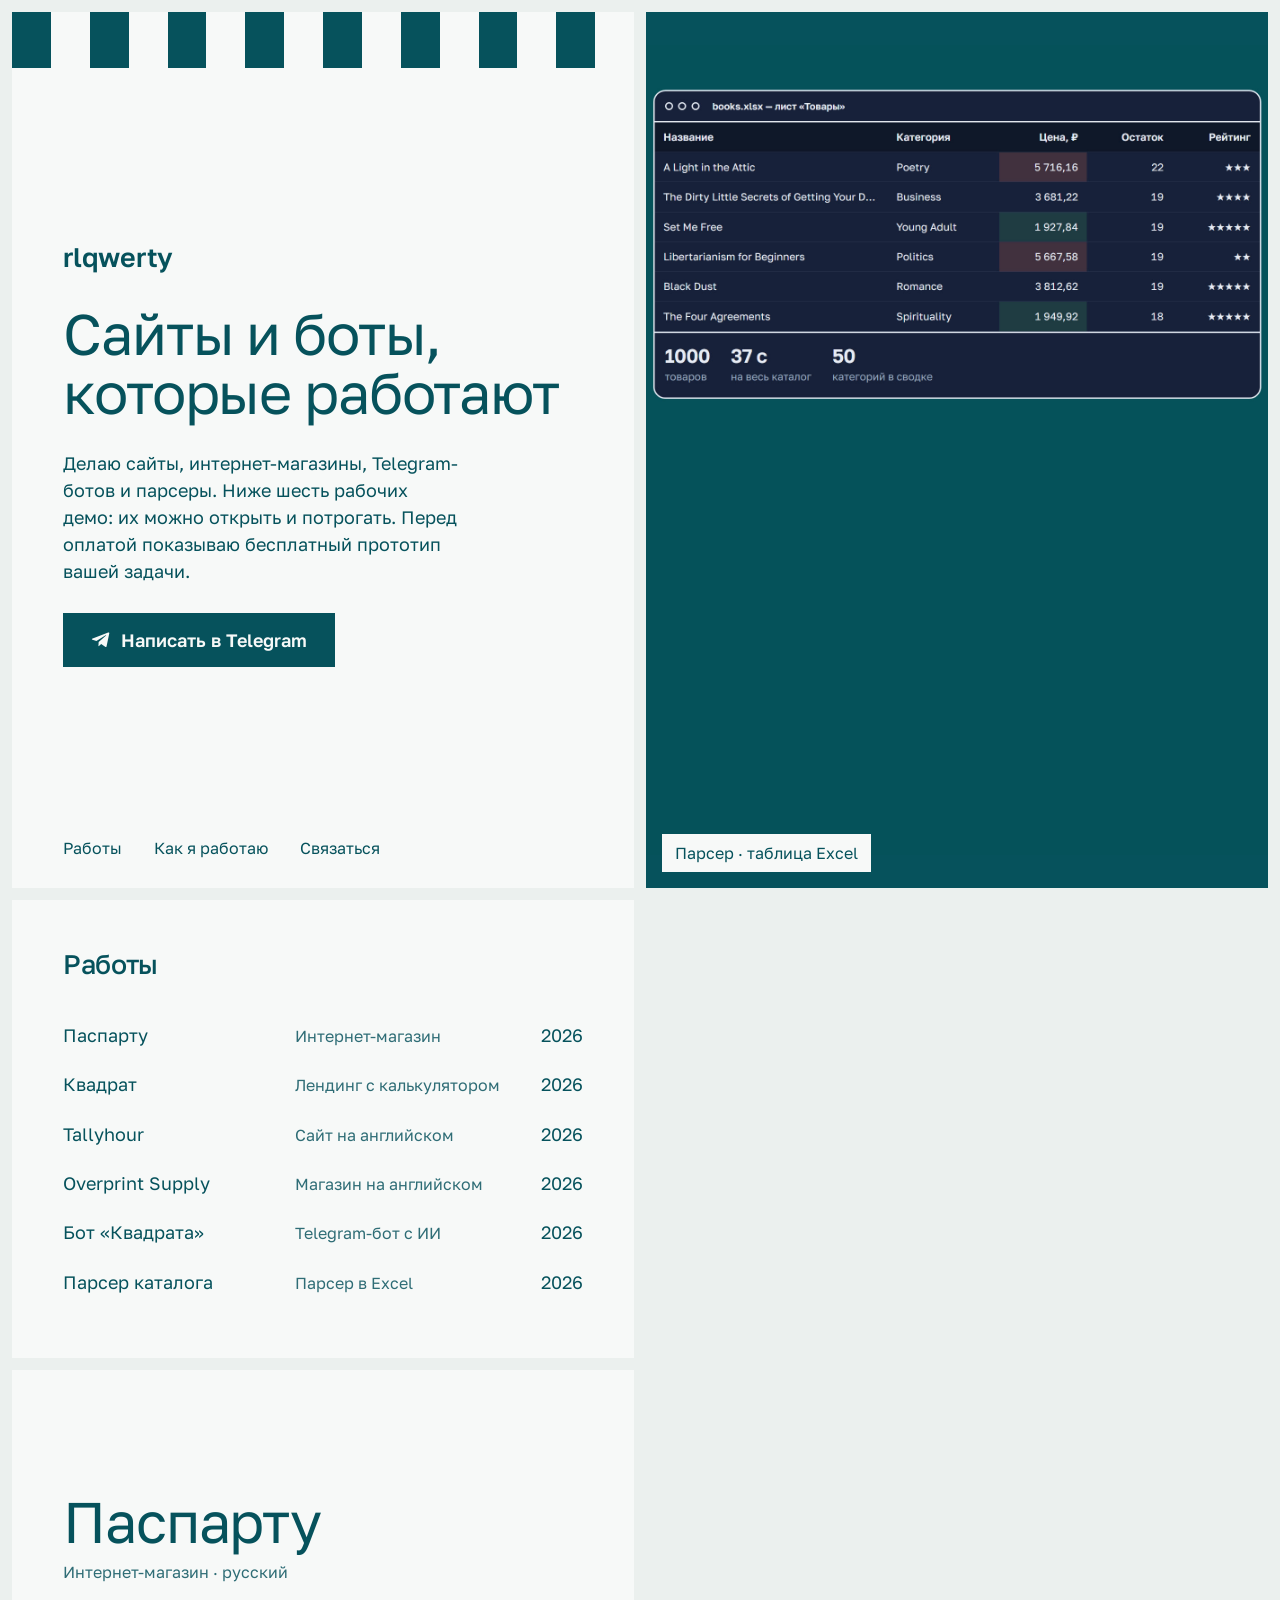
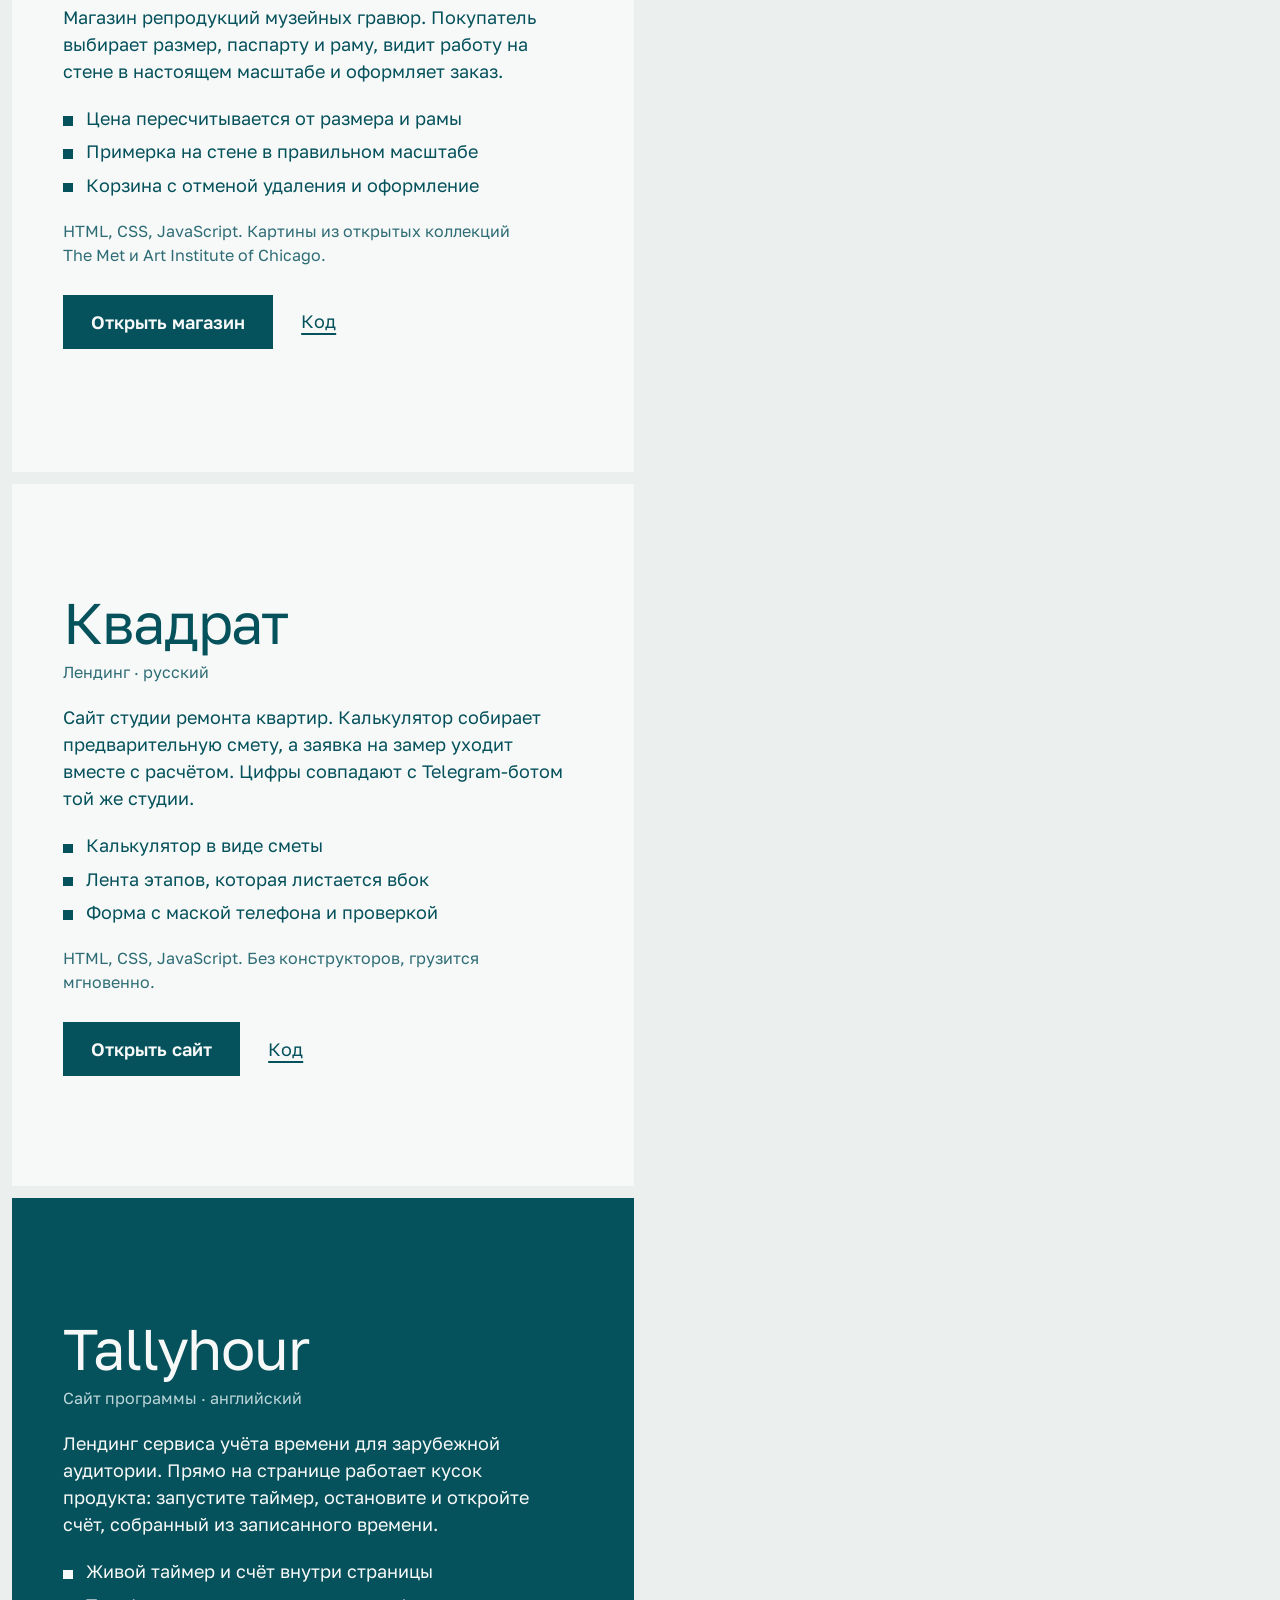
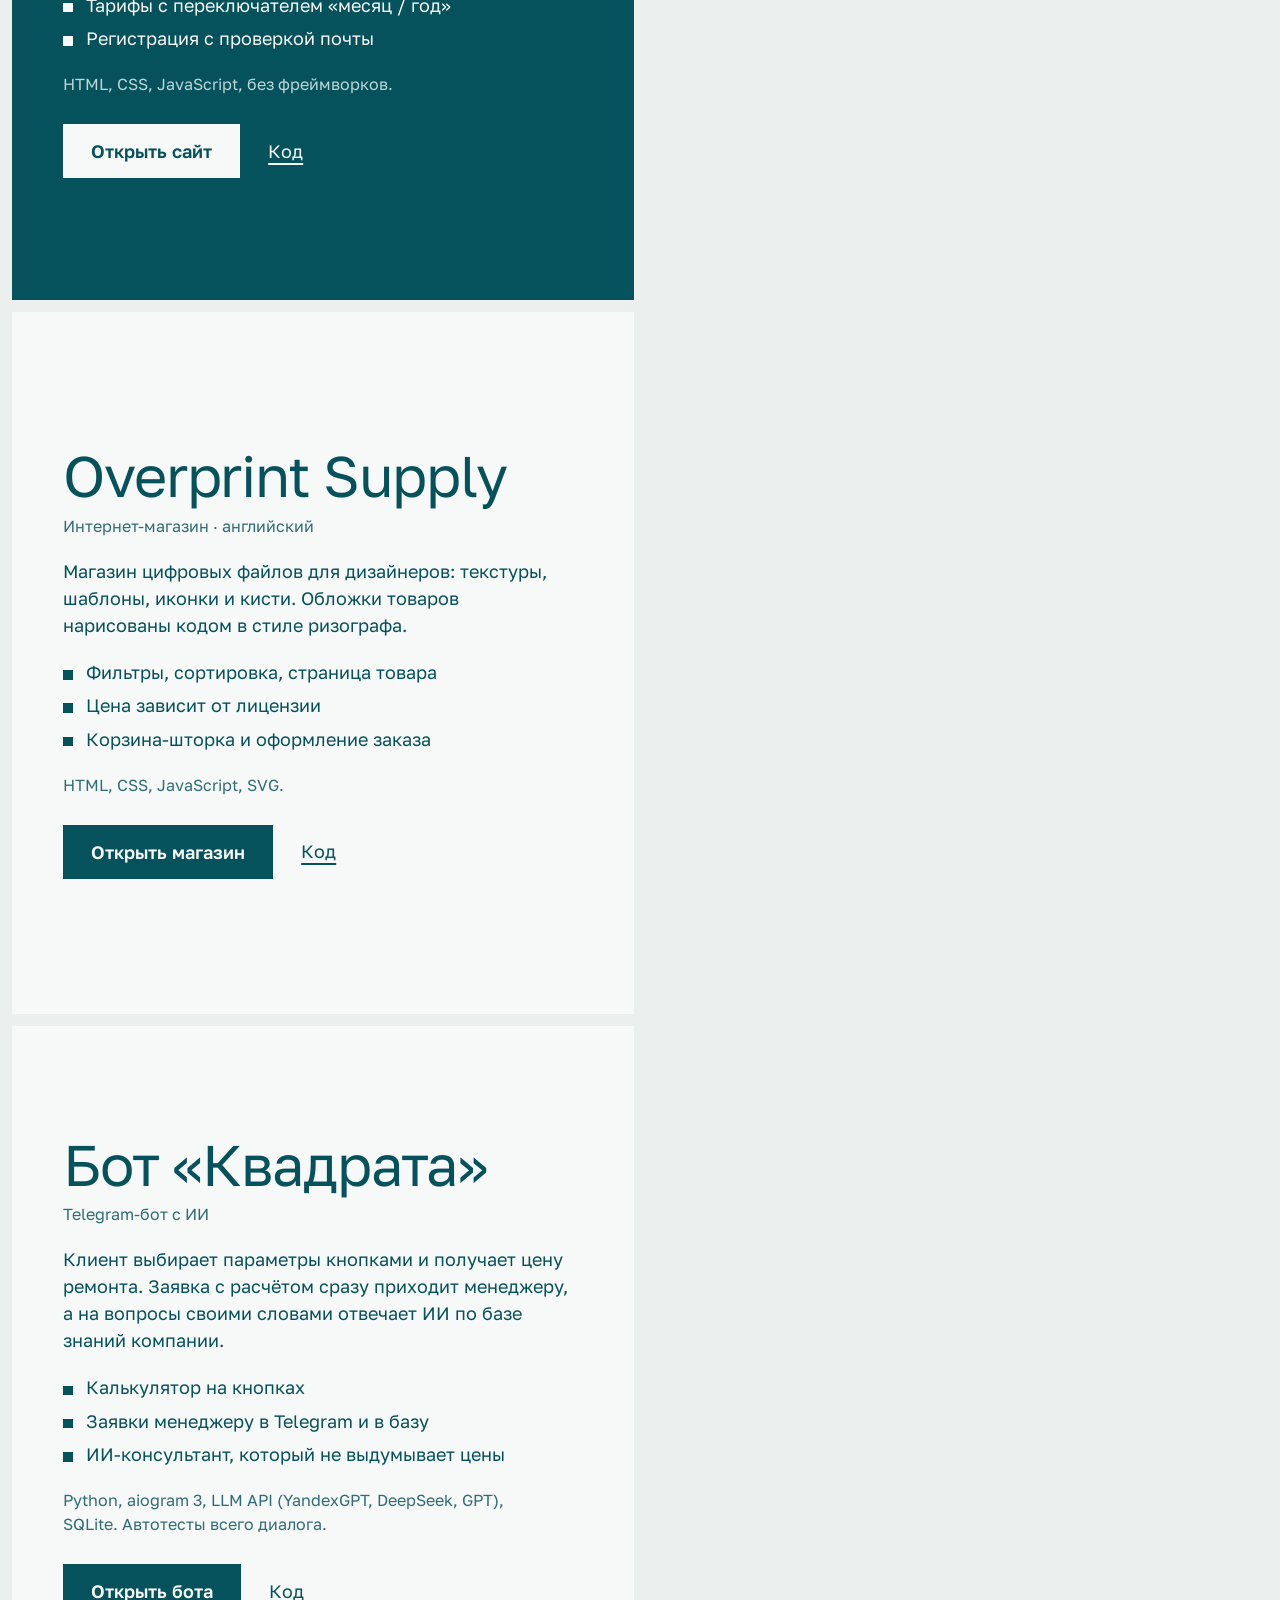
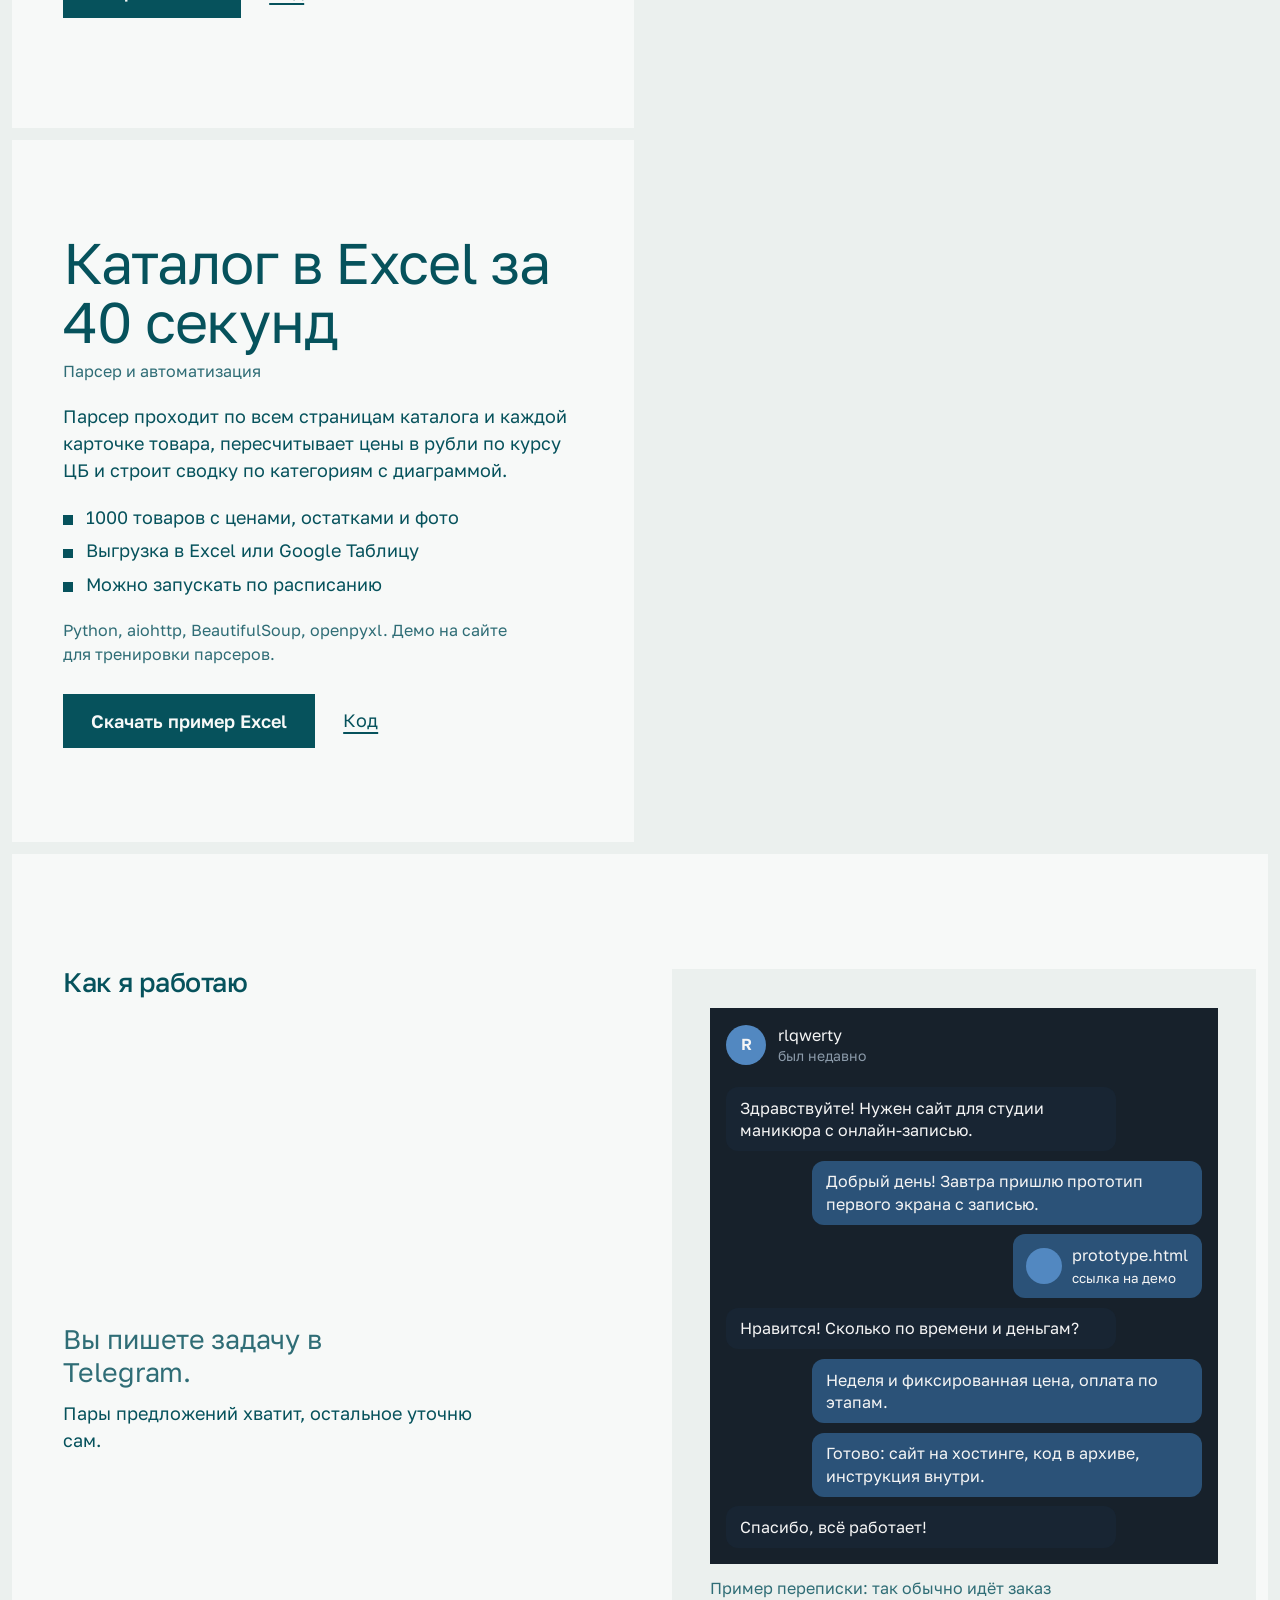
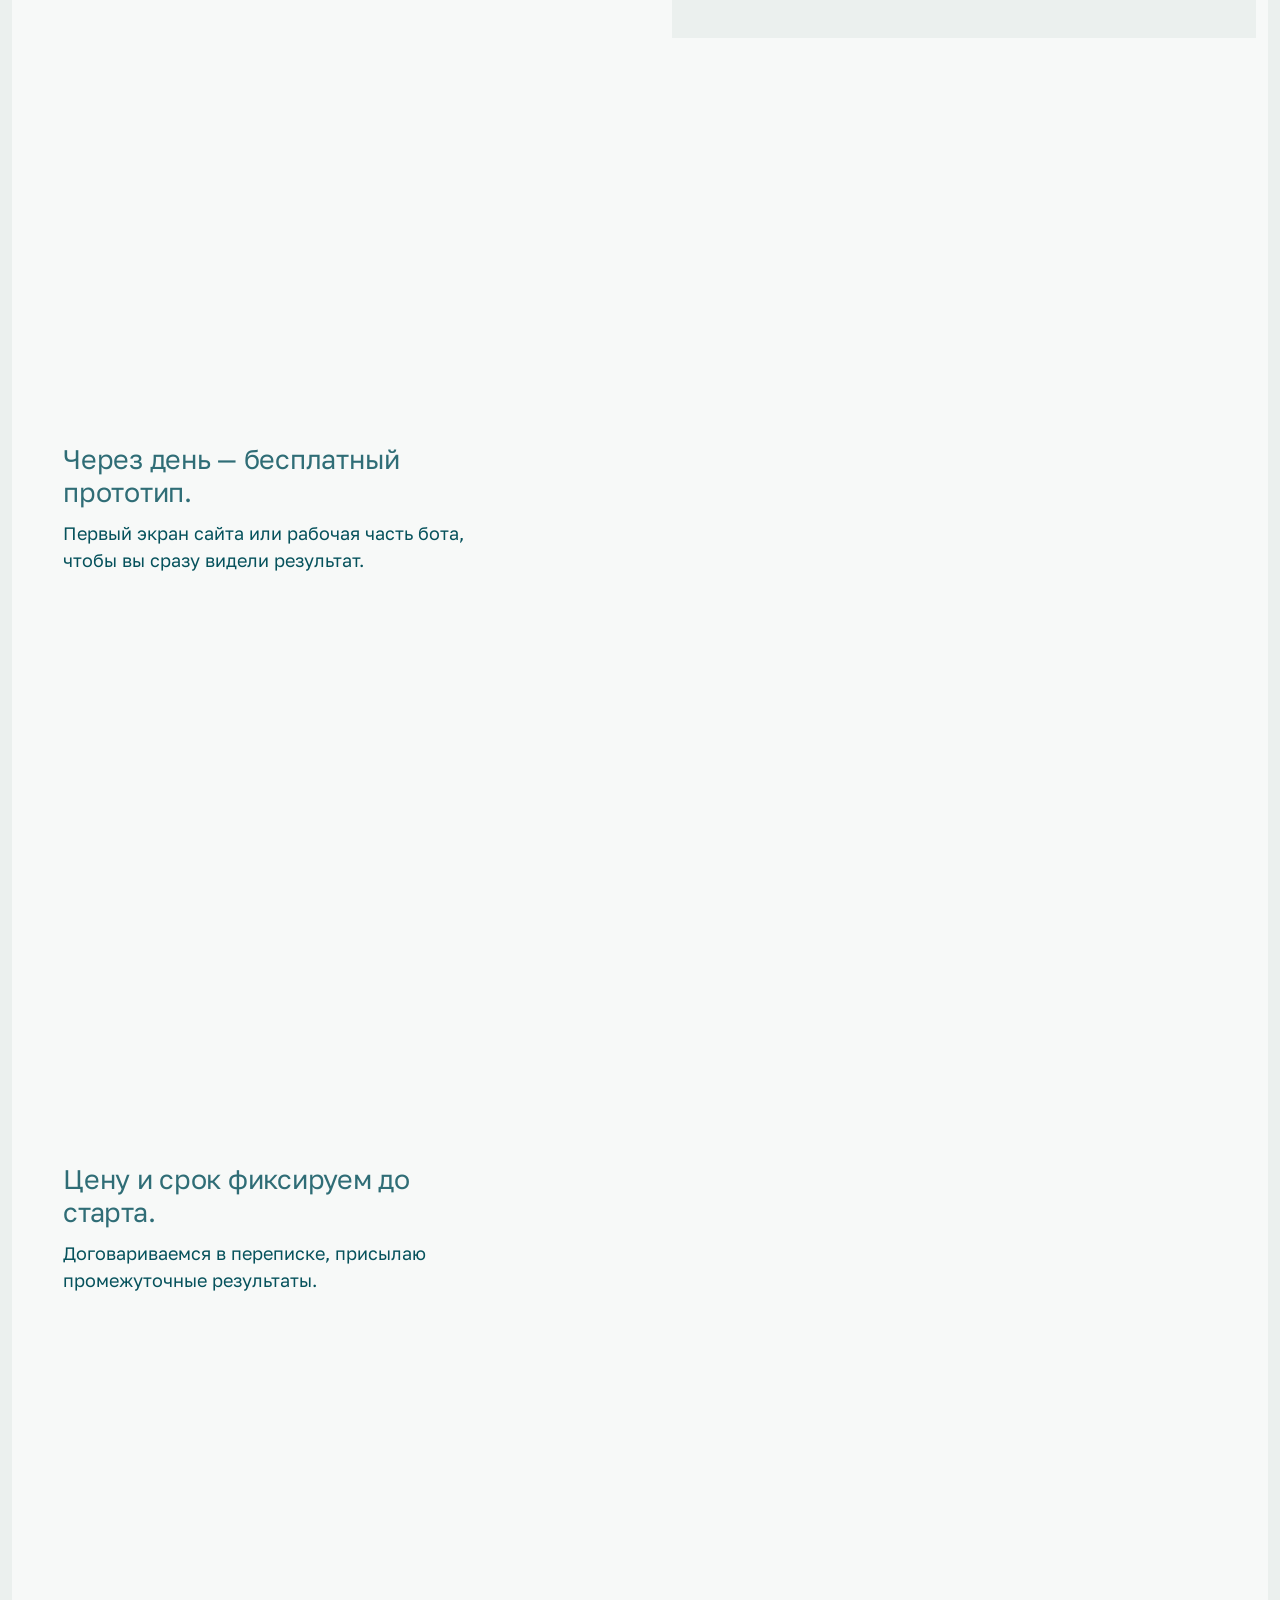
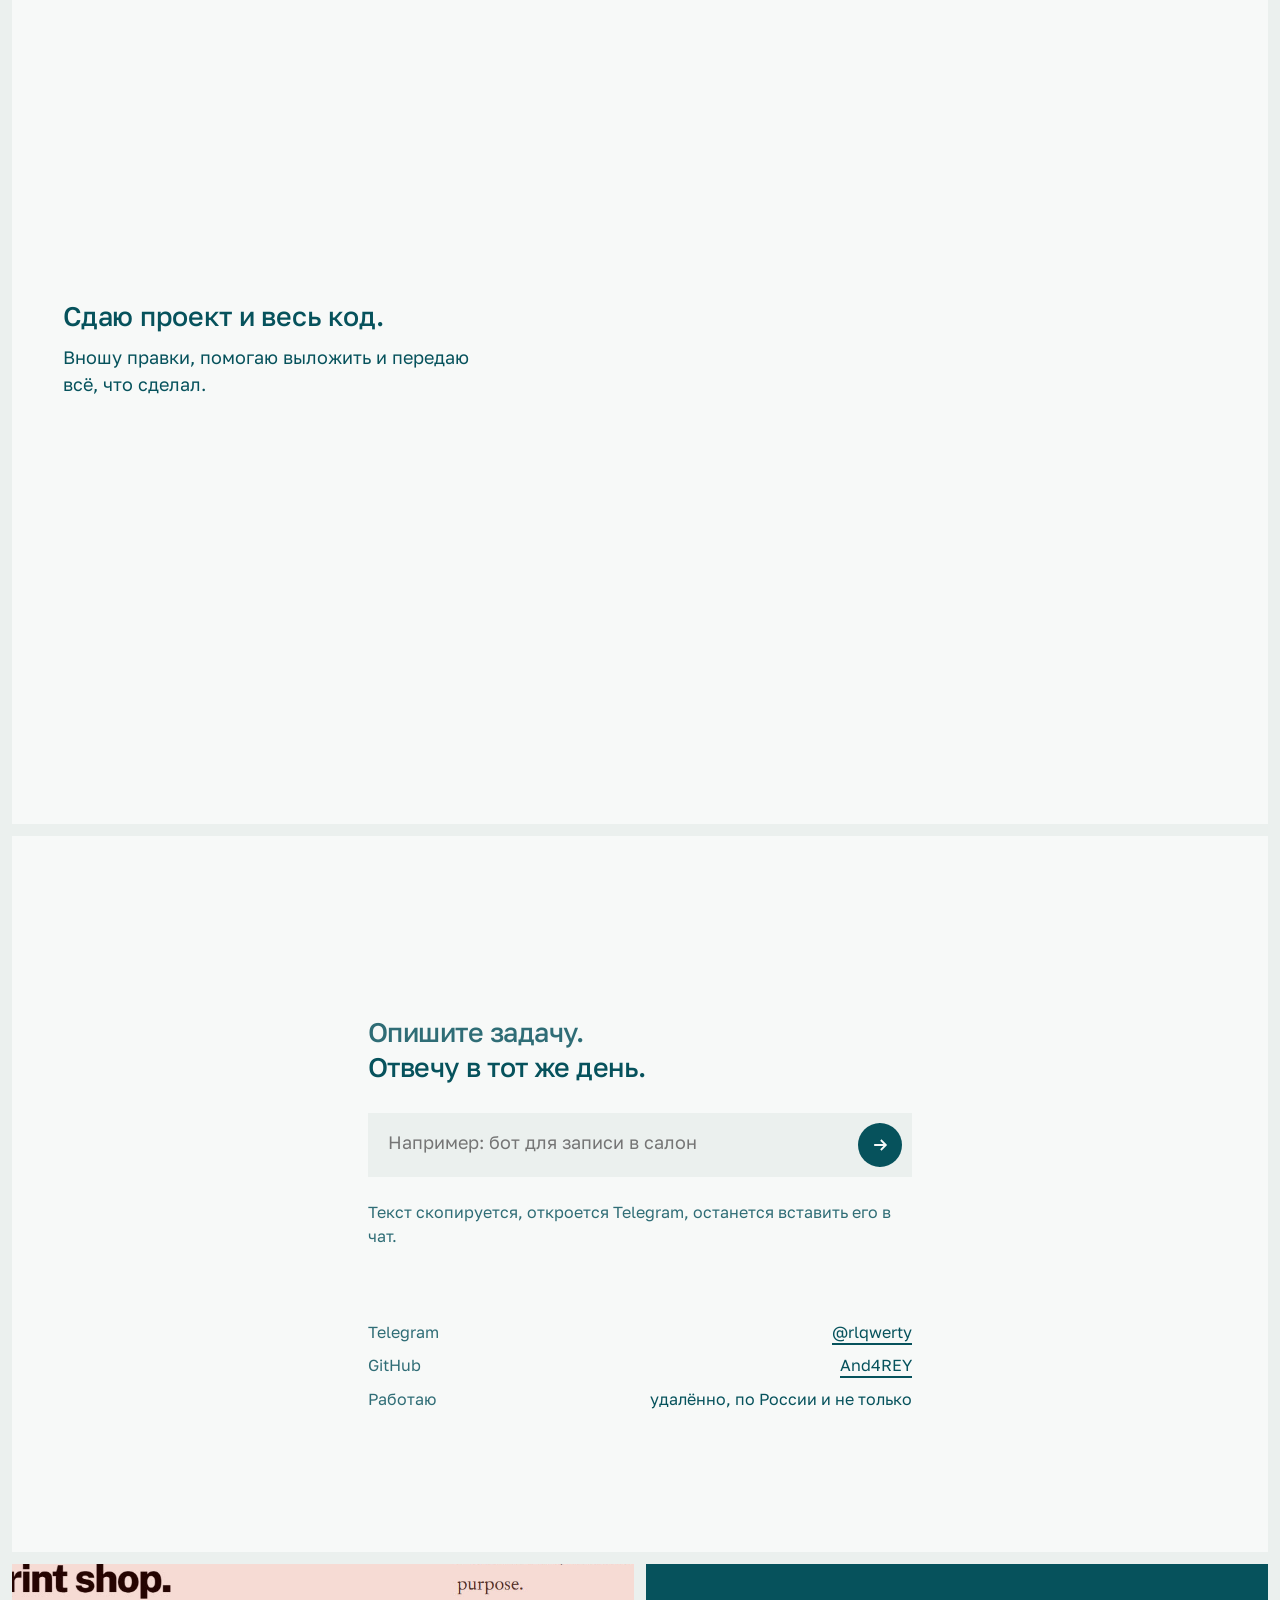
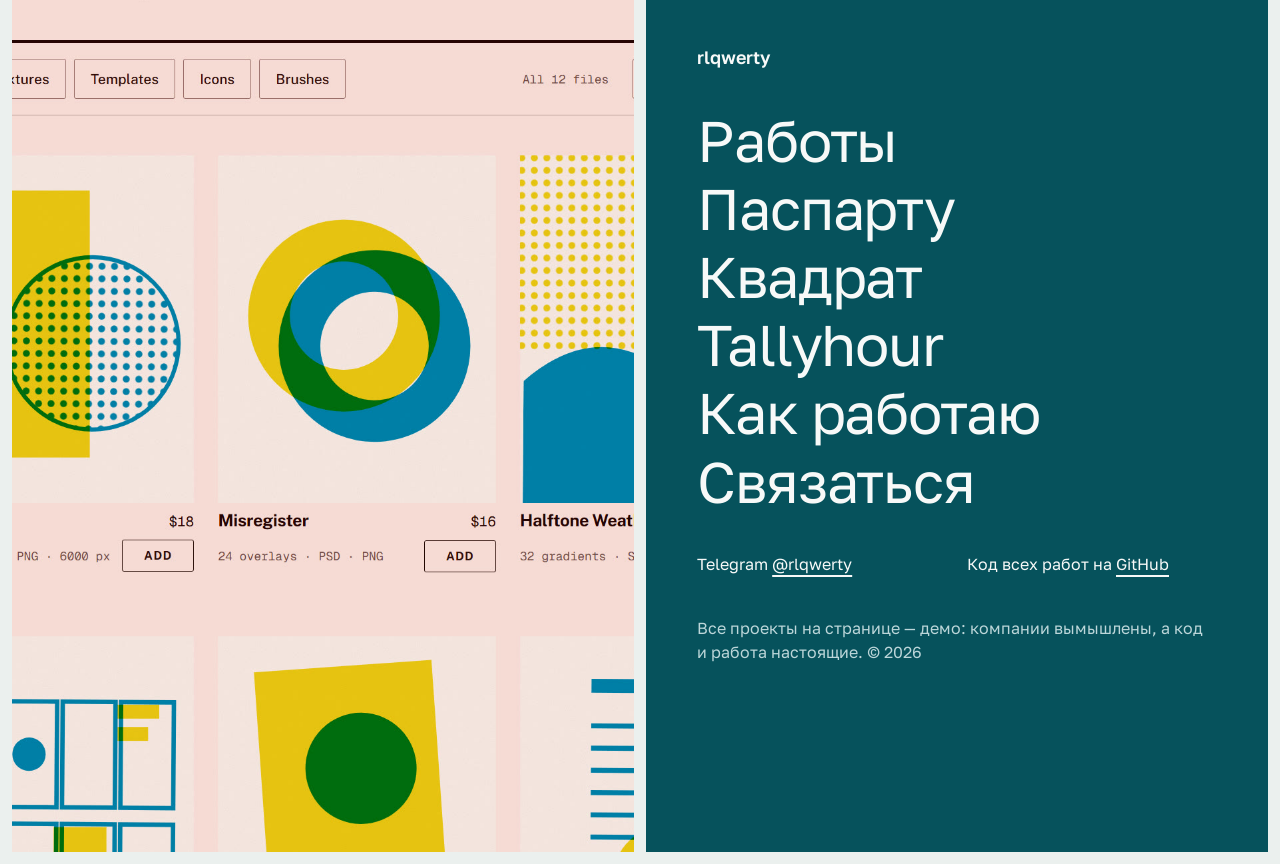
<file: index.html>
<!doctype html>
<html lang="ru">
<head>
<meta charset="utf-8">
<meta name="viewport" content="width=device-width, initial-scale=1, viewport-fit=cover">
<title>rlqwerty: сайты, интернет-магазины, Telegram-боты и парсеры</title>
<meta name="description" content="Шесть рабочих демо-проектов: магазины, лендинги, сайты на английском, Telegram-бот с ИИ и парсер. Бесплатный прототип до оплаты.">
<link rel="preconnect" href="https://fonts.googleapis.com">
<link rel="preconnect" href="https://fonts.gstatic.com" crossorigin>
<link href="https://fonts.googleapis.com/css2?family=Golos+Text:wght@400;500;600&display=swap" rel="stylesheet">
<link rel="stylesheet" href="site.css">
<link rel="icon" href="data:image/svg+xml,%3Csvg xmlns='http://www.w3.org/2000/svg' viewBox='0 0 32 32'%3E%3Crect width='32' height='32' fill='%2306525c'/%3E%3Crect x='6' y='6' width='5' height='20' fill='%23f7f9f8'/%3E%3Crect x='14' y='6' width='5' height='20' fill='%23f7f9f8'/%3E%3Crect x='22' y='6' width='5' height='20' fill='%23f7f9f8'/%3E%3C/svg%3E">
</head>
<body>
<a class="skip" href="#main">К содержанию</a>

<div class="split">
  <!-- Неподвижная половина: скриншот проекта, о котором сейчас читают -->
  <figure class="stage" id="stage" aria-label="Скриншот проекта">
    <img class="is-on" data-shot="pasparty" src="img/shot-pasparty.jpg" alt="Интернет-магазин «Паспарту», первый экран" width="1440" height="1800" fetchpriority="high">
    <img data-shot="remont" src="img/shot-remont.jpg" alt="Лендинг «Квадрат», первый экран" width="1440" height="1800" loading="lazy">
    <img data-shot="tallyhour" src="img/shot-tallyhour.jpg" alt="Сайт Tallyhour, первый экран с живым таймером" width="1440" height="1800" loading="lazy">
    <img data-shot="overprint" src="img/shot-overprint.jpg" alt="Магазин Overprint Supply, каталог" width="1440" height="1800" loading="lazy">
    <img data-shot="bot" data-fit="contain" src="img/shot-bot.jpg" alt="Диалог с Telegram-ботом «Квадрата»: расчёт ремонта" width="1440" height="1800" loading="lazy">
    <img data-shot="parser" data-fit="contain" src="img/shot-parser.jpg" alt="Таблица Excel, которую собрал парсер" width="1440" height="1800" loading="lazy">
    <figcaption class="stage__cap" id="stageCap">Паспарту · интернет-магазин</figcaption>
  </figure>

  <main class="read" id="main">
    <header class="sheet card">
      <div class="stripe" aria-hidden="true"><i></i><i></i><i></i><i></i><i></i><i></i><i></i><i></i><i></i><i></i><i></i><i></i><i></i><i></i><i></i><i></i></div>
      <div class="card__body">
        <p class="wordmark">rlqwerty</p>
        <h1>Сайты и боты, которые работают</h1>
        <p class="card__lead">Делаю сайты, интернет-магазины, Telegram-ботов и парсеры. Ниже шесть рабочих демо: их можно открыть и потрогать. Перед оплатой показываю бесплатный прототип вашей задачи.</p>
        <a class="btn" href="https://t.me/rlqwerty"><svg viewBox="0 0 24 24" aria-hidden="true"><path d="M21.9 4.3 18.7 19.4c-.2 1-.9 1.3-1.7.8l-4.8-3.5-2.3 2.2c-.3.3-.5.5-1 .5l.3-4.9 8.9-8c.4-.3-.1-.5-.6-.2L6.5 13.3l-4.7-1.5c-1-.3-1-1 .2-1.5L20.6 3c.9-.3 1.6.2 1.3 1.3z"/></svg>Написать в Telegram</a>
      </div>
      <nav class="card__links" aria-label="Разделы">
        <a href="#work">Работы</a>
        <a href="#how">Как я работаю</a>
        <a href="#contact">Связаться</a>
      </nav>
    </header>

    <section class="sheet ledger" id="work" aria-labelledby="work-title">
      <h2 id="work-title" class="reveal">Работы</h2>
      <nav class="ledger__rows" aria-label="Список проектов">
        <a href="#p-pasparty" data-shot="pasparty"><span>Паспарту</span><span class="k">Интернет-магазин</span><span class="y">2026</span></a>
        <a href="#p-remont" data-shot="remont"><span>Квадрат</span><span class="k">Лендинг с калькулятором</span><span class="y">2026</span></a>
        <a href="#p-tallyhour" data-shot="tallyhour"><span>Tallyhour</span><span class="k">Сайт на английском</span><span class="y">2026</span></a>
        <a href="#p-overprint" data-shot="overprint"><span>Overprint Supply</span><span class="k">Магазин на английском</span><span class="y">2026</span></a>
        <a href="#p-bot" data-shot="bot"><span>Бот «Квадрата»</span><span class="k">Telegram-бот с ИИ</span><span class="y">2026</span></a>
        <a href="#p-parser" data-shot="parser"><span>Парсер каталога</span><span class="k">Парсер в Excel</span><span class="y">2026</span></a>
      </nav>
    </section>

    <article class="sheet proj reveal" id="p-pasparty" data-shot="pasparty">
      <h3>Паспарту</h3>
      <p class="proj__kind">Интернет-магазин · русский</p>
      <figure class="proj__pic"><img src="img/shot-pasparty.jpg" alt="" width="1440" height="1800" loading="lazy"></figure>
      <p>Магазин репродукций музейных гравюр. Покупатель выбирает размер, паспарту и раму, видит работу на стене в настоящем масштабе и оформляет заказ.</p>
      <ul class="proj__facts">
        <li>Цена пересчитывается от размера и рамы</li>
        <li>Примерка на стене в правильном масштабе</li>
        <li>Корзина с отменой удаления и оформление</li>
      </ul>
      <p class="proj__stack">HTML, CSS, JavaScript. Картины из открытых коллекций The Met и Art Institute of Chicago.</p>
      <div class="proj__links"><a class="btn" href="pasparty/">Открыть магазин</a><a class="tlink" href="https://github.com/And4REY/portfolio/tree/main/pasparty">Код</a></div>
    </article>

    <article class="sheet proj reveal" id="p-remont" data-shot="remont">
      <h3>Квадрат</h3>
      <p class="proj__kind">Лендинг · русский</p>
      <figure class="proj__pic"><img src="img/shot-remont.jpg" alt="" width="1440" height="1800" loading="lazy"></figure>
      <p>Сайт студии ремонта квартир. Калькулятор собирает предварительную смету, а заявка на замер уходит вместе с расчётом. Цифры совпадают с Telegram-ботом той же студии.</p>
      <ul class="proj__facts">
        <li>Калькулятор в виде сметы</li>
        <li>Лента этапов, которая листается вбок</li>
        <li>Форма с маской телефона и проверкой</li>
      </ul>
      <p class="proj__stack">HTML, CSS, JavaScript. Без конструкторов, грузится мгновенно.</p>
      <div class="proj__links"><a class="btn" href="remont/">Открыть сайт</a><a class="tlink" href="https://github.com/And4REY/portfolio/tree/main/remont">Код</a></div>
    </article>

    <article class="sheet proj proj--band reveal" id="p-tallyhour" data-shot="tallyhour">
      <h3>Tallyhour</h3>
      <p class="proj__kind">Сайт программы · английский</p>
      <figure class="proj__pic"><img src="img/shot-tallyhour.jpg" alt="" width="1440" height="1800" loading="lazy"></figure>
      <p>Лендинг сервиса учёта времени для зарубежной аудитории. Прямо на странице работает кусок продукта: запустите таймер, остановите и откройте счёт, собранный из записанного времени.</p>
      <ul class="proj__facts">
        <li>Живой таймер и счёт внутри страницы</li>
        <li>Тарифы с переключателем «месяц / год»</li>
        <li>Регистрация с проверкой почты</li>
      </ul>
      <p class="proj__stack">HTML, CSS, JavaScript, без фреймворков.</p>
      <div class="proj__links"><a class="btn" href="tallyhour/">Открыть сайт</a><a class="tlink" href="https://github.com/And4REY/portfolio/tree/main/tallyhour">Код</a></div>
    </article>

    <article class="sheet proj reveal" id="p-overprint" data-shot="overprint">
      <h3>Overprint Supply</h3>
      <p class="proj__kind">Интернет-магазин · английский</p>
      <figure class="proj__pic"><img src="img/shot-overprint.jpg" alt="" width="1440" height="1800" loading="lazy"></figure>
      <p>Магазин цифровых файлов для дизайнеров: текстуры, шаблоны, иконки и кисти. Обложки товаров нарисованы кодом в стиле ризографа.</p>
      <ul class="proj__facts">
        <li>Фильтры, сортировка, страница товара</li>
        <li>Цена зависит от лицензии</li>
        <li>Корзина-шторка и оформление заказа</li>
      </ul>
      <p class="proj__stack">HTML, CSS, JavaScript, SVG.</p>
      <div class="proj__links"><a class="btn" href="overprint/">Открыть магазин</a><a class="tlink" href="https://github.com/And4REY/portfolio/tree/main/overprint">Код</a></div>
    </article>

    <article class="sheet proj reveal" id="p-bot" data-shot="bot">
      <h3>Бот «Квадрата»</h3>
      <p class="proj__kind">Telegram-бот с ИИ</p>
      <figure class="proj__pic"><img src="img/shot-bot.jpg" data-fit="contain" alt="" width="1440" height="1800" loading="lazy"></figure>
      <p>Клиент выбирает параметры кнопками и получает цену ремонта. Заявка с расчётом сразу приходит менеджеру, а на вопросы своими словами отвечает ИИ по базе знаний компании.</p>
      <ul class="proj__facts">
        <li>Калькулятор на кнопках</li>
        <li>Заявки менеджеру в Telegram и в базу</li>
        <li>ИИ-консультант, который не выдумывает цены</li>
      </ul>
      <p class="proj__stack">Python, aiogram 3, LLM API (YandexGPT, DeepSeek, GPT), SQLite. Автотесты всего диалога.</p>
      <div class="proj__links"><a class="btn" href="https://t.me/remontremont777_bot">Открыть бота</a><a class="tlink" href="https://github.com/And4REY/portfolio/tree/main/kvadrat-bot">Код</a></div>
    </article>

    <article class="sheet proj reveal" id="p-parser" data-shot="parser">
      <h3>Каталог в Excel за 40 секунд</h3>
      <p class="proj__kind">Парсер и автоматизация</p>
      <figure class="proj__pic"><img src="img/shot-parser.jpg" data-fit="contain" alt="" width="1440" height="1800" loading="lazy"></figure>
      <p>Парсер проходит по всем страницам каталога и каждой карточке товара, пересчитывает цены в рубли по курсу ЦБ и строит сводку по категориям с диаграммой.</p>
      <ul class="proj__facts">
        <li>1000 товаров с ценами, остатками и фото</li>
        <li>Выгрузка в Excel или Google Таблицу</li>
        <li>Можно запускать по расписанию</li>
      </ul>
      <p class="proj__stack">Python, aiohttp, BeautifulSoup, openpyxl. Демо на сайте для тренировки парсеров.</p>
      <div class="proj__links"><a class="btn" href="catalog-parser/books.xlsx" download>Скачать пример Excel</a><a class="tlink" href="https://github.com/And4REY/portfolio/tree/main/catalog-parser">Код</a></div>
    </article>
  </main>
</div>

<!-- Как я работаю: переписка меняется вместе с шагом -->
<section class="how" id="how" aria-labelledby="how-title">
  <h2 id="how-title">Как я работаю</h2>
  <ol class="steps">
    <li class="step" data-state="1"><p class="step__t">Вы пишете задачу в Telegram.</p><p>Пары предложений хватит, остальное уточню сам.</p></li>
    <li class="step" data-state="2"><p class="step__t">Через день — бесплатный прототип.</p><p>Первый экран сайта или рабочая часть бота, чтобы вы сразу видели результат.</p></li>
    <li class="step" data-state="3"><p class="step__t">Цену и срок фиксируем до старта.</p><p>Договариваемся в переписке, присылаю промежуточные результаты.</p></li>
    <li class="step" data-state="4"><p class="step__t">Сдаю проект и весь код.</p><p>Вношу правки, помогаю выложить и передаю всё, что сделал.</p></li>
  </ol>
  <figure class="chatstage" aria-label="Пример переписки">
    <div class="chat" id="chat" data-ui>
      <div class="chat__head"><span class="chat__ava" aria-hidden="true">R</span><div>rlqwerty<small>был недавно</small></div></div>
      <p class="msg" data-s="1">Здравствуйте! Нужен сайт для студии маникюра с онлайн-записью.</p>
      <p class="msg msg--me" data-s="2">Добрый день! Завтра пришлю прототип первого экрана с записью.</p>
      <p class="msg msg--file msg--me" data-s="2"><i aria-hidden="true"></i><span>prototype.html<br><small>ссылка на демо</small></span></p>
      <p class="msg" data-s="3">Нравится! Сколько по времени и деньгам?</p>
      <p class="msg msg--me" data-s="3">Неделя и фиксированная цена, оплата по этапам.</p>
      <p class="msg msg--me" data-s="4">Готово: сайт на хостинге, код в архиве, инструкция внутри.</p>
      <p class="msg" data-s="4">Спасибо, всё работает!</p>
    </div>
    <figcaption>Пример переписки: так обычно идёт заказ</figcaption>
  </figure>
</section>

<!-- Связаться: одно поле -->
<section class="contact" id="contact" aria-labelledby="contact-title">
  <div class="contact__inner">
    <h2 id="contact-title"><span>Опишите задачу.</span>Отвечу в тот же день.</h2>
    <form class="field" id="ask">
      <label for="task" class="sr-only">Ваша задача</label>
      <textarea id="task" name="task" rows="1" placeholder="Например: бот для записи в салон"></textarea>
      <button type="submit" aria-label="Отправить в Telegram"><svg viewBox="0 0 24 24" aria-hidden="true"><path d="M5 12h13M13 6l6 6-6 6"/></svg></button>
    </form>
    <p class="contact__note" id="askNote" aria-live="polite">Текст скопируется, откроется Telegram, останется вставить его в чат.</p>
    <dl class="contact__rows">
      <div><dt>Telegram</dt><dd><a class="tlink" href="https://t.me/rlqwerty">@rlqwerty</a></dd></div>
      <div><dt>GitHub</dt><dd><a class="tlink" href="https://github.com/And4REY">And4REY</a></dd></div>
      <div><dt>Работаю</dt><dd>удалённо, по России и не только</dd></div>
    </dl>
  </div>
</section>

<footer class="foot">
  <div class="foot__pic"><img src="img/shot-overprint.jpg" alt="Фрагмент магазина Overprint Supply: обложки товаров в стиле ризографа" width="1440" height="1800" loading="lazy"></div>
  <div class="foot__menu">
    <p class="foot__word">rlqwerty</p>
    <nav class="foot__links" aria-label="Разделы">
      <a href="#work">Работы</a>
      <a href="pasparty/">Паспарту</a>
      <a href="remont/">Квадрат</a>
      <a href="tallyhour/">Tallyhour</a>
      <a href="#how">Как работаю</a>
      <a href="#contact">Связаться</a>
    </nav>
    <div class="foot__blocks">
      <p>Telegram <a class="tlink" href="https://t.me/rlqwerty">@rlqwerty</a></p>
      <p>Код всех работ на <a class="tlink" href="https://github.com/And4REY/portfolio">GitHub</a></p>
    </div>
    <p class="foot__legal">Все проекты на странице — демо: компании вымышлены, а код и работа настоящие. © 2026</p>
  </div>
</footer>

<script src="site.js"></script>
</body>
</html>
</file>
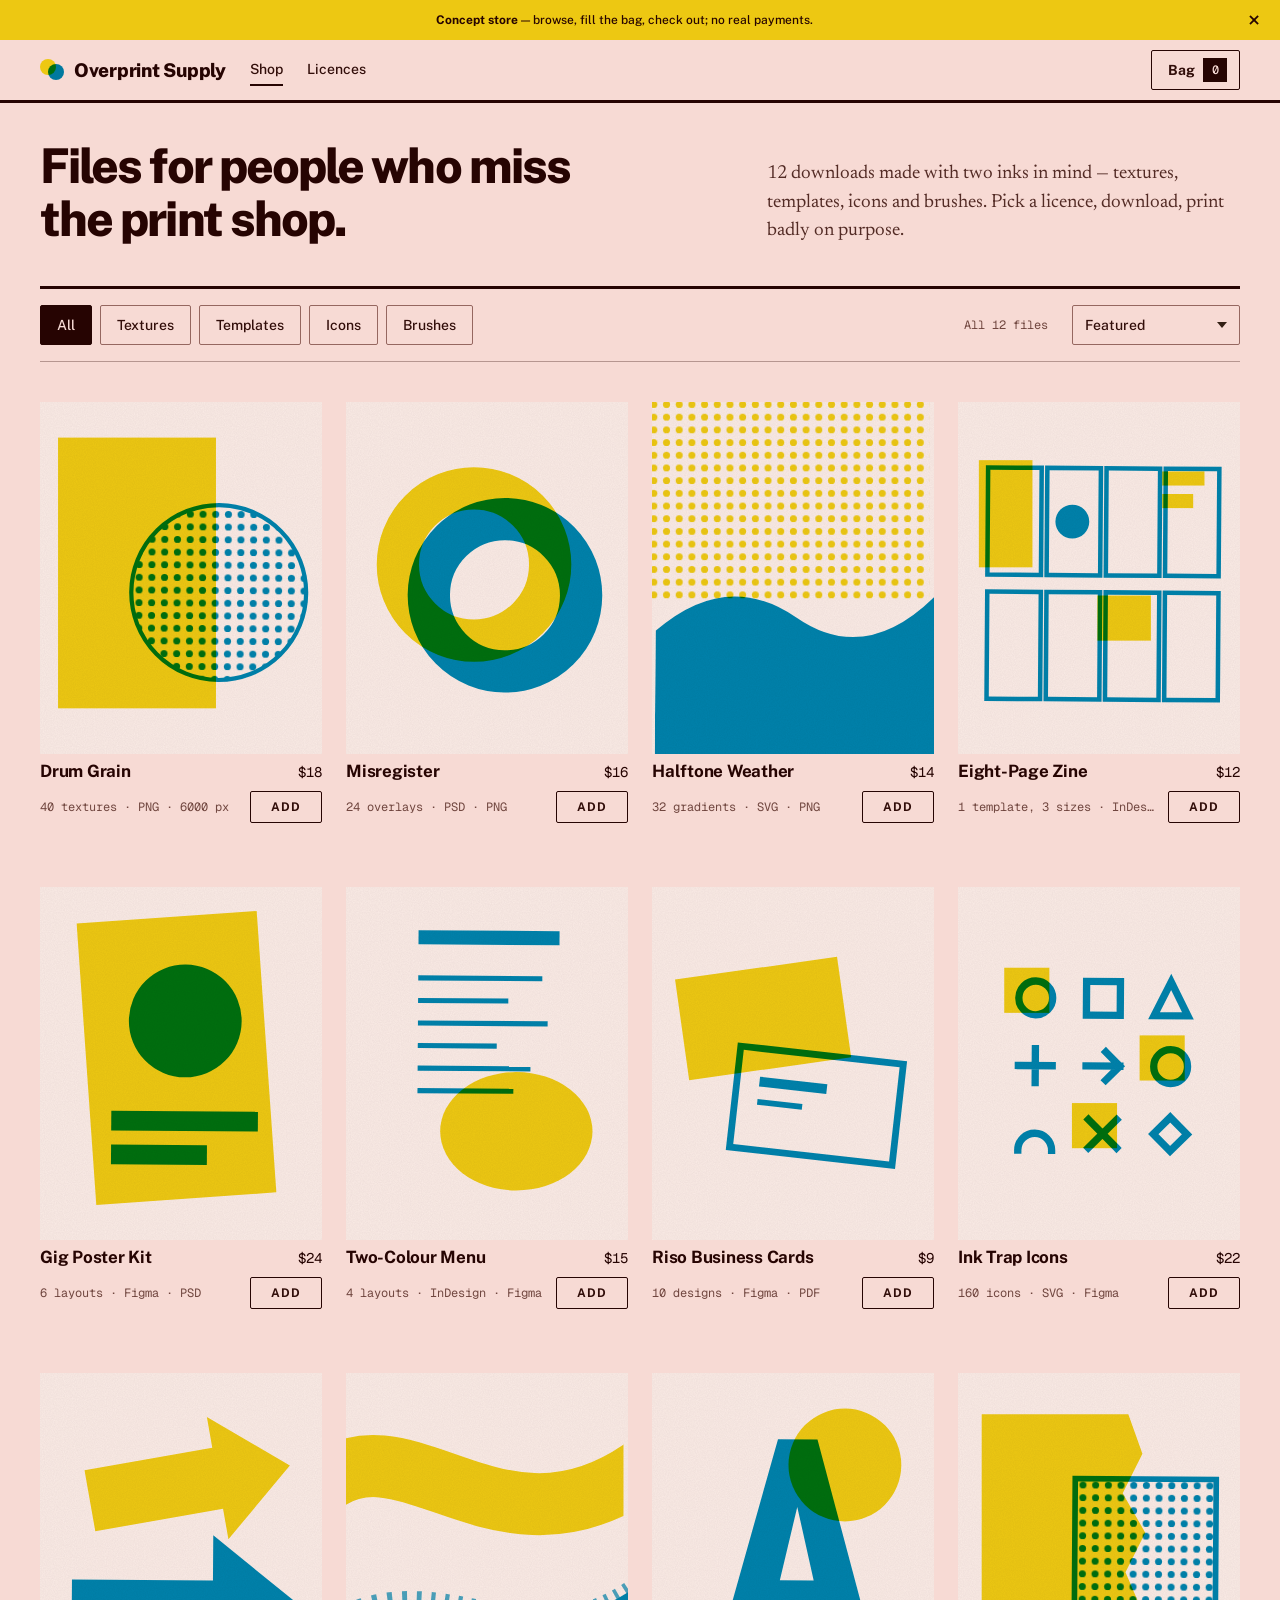
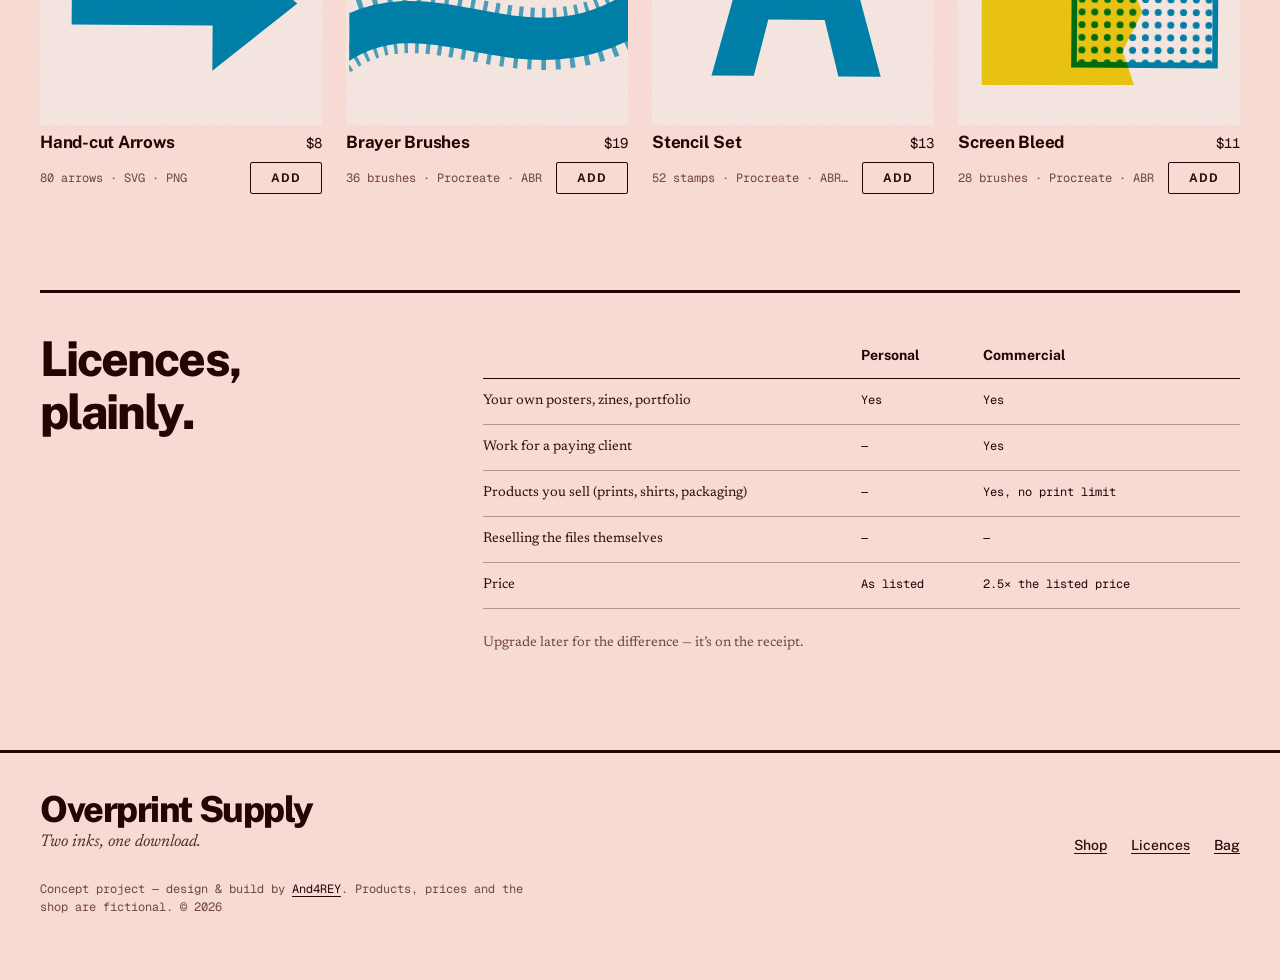
<file: overprint/index.html>
<!doctype html>
<html lang="en">
<head>
  <meta charset="utf-8">
  <meta name="viewport" content="width=device-width, initial-scale=1, viewport-fit=cover">
  <title>Overprint Supply — files for print-minded designers</title>
  <meta name="description" content="Riso textures, print templates, icons and brushes. A concept store.">
  <link rel="preconnect" href="https://fonts.googleapis.com">
  <link rel="preconnect" href="https://fonts.gstatic.com" crossorigin>
  <link href="https://fonts.googleapis.com/css2?family=Public+Sans:wght@500;700;800&family=Newsreader:opsz,wght@6..72,400;6..72,500&family=Geist+Mono:wght@400;500&display=swap" rel="stylesheet">
  <link rel="stylesheet" href="tokens.css">
  <link rel="stylesheet" href="styles.css">
  <link rel="icon" href="data:image/svg+xml,%3Csvg xmlns='http://www.w3.org/2000/svg' viewBox='0 0 32 32'%3E%3Ccircle cx='13' cy='14' r='10' fill='%23f2d544'/%3E%3Ccircle cx='19' cy='18' r='10' fill='%230093c4' style='mix-blend-mode:multiply'/%3E%3C/svg%3E">
</head>
<body data-page="catalogue">
  <a class="skip" href="#main">Skip to content</a>

  <header class="nav" id="nav">
    <div class="nav__banner">
      <p class="nav__banner-text"><b>Concept store</b> — <span class="hide-sm">browse, fill the bag, check out; </span>no real payments.</p>
      <button class="nav__banner-x" id="banner-x" type="button" aria-label="Dismiss notice">×</button>
    </div>
    <div class="nav__bar">
      <div class="nav__bar-inner">
        <a class="brand" href="./"><span class="brand__mark" aria-hidden="true"></span>Overprint Supply</a>
        <nav class="nav__links" aria-label="Main">
          <a href="./" aria-current="page">Shop</a>
          <a href="#licences">Licences</a>
        </nav>
        <button class="bag-btn" type="button" data-open-bag aria-label="Bag">Bag <span class="bag-btn__count" data-bag-count>0</span></button>
      </div>
    </div>
  </header>

  <main id="main" class="page">
    <section class="intro">
      <h1 class="intro__title">Files for people who miss the print shop.</h1>
      <p class="intro__text"><span id="total-count">12</span> downloads made with two inks in mind — textures, templates, icons and brushes. Pick a licence, download, print badly on purpose.</p>
    </section>

    <section class="shop" aria-labelledby="shop-title">
      <h2 id="shop-title" class="sr-only">All files</h2>
      <div class="toolbar">
        <div class="filters" role="group" aria-label="Filter by type">
          <button class="filter" type="button" data-cat="all" aria-pressed="true">All</button>
          <button class="filter" type="button" data-cat="textures" aria-pressed="false">Textures</button>
          <button class="filter" type="button" data-cat="templates" aria-pressed="false">Templates</button>
          <button class="filter" type="button" data-cat="icons" aria-pressed="false">Icons</button>
          <button class="filter" type="button" data-cat="brushes" aria-pressed="false">Brushes</button>
        </div>
        <div class="toolbar__right">
          <p class="toolbar__count" id="shown" aria-live="polite"></p>
          <label class="sort">
            <span class="sr-only">Sort</span>
            <select id="sort">
              <option value="featured">Featured</option>
              <option value="newest">Newest</option>
              <option value="price-asc">Price, low to high</option>
              <option value="price-desc">Price, high to low</option>
            </select>
          </label>
        </div>
      </div>
      <div class="grid" id="grid"></div>
    </section>

    <section class="licences" id="licences" aria-labelledby="lic-title">
      <h2 id="lic-title">Licences, plainly.</h2>
      <table class="lic-table">
        <thead><tr><th scope="col"><span class="sr-only">Use</span></th><th scope="col">Personal</th><th scope="col">Commercial</th></tr></thead>
        <tbody>
          <tr><th scope="row">Your own posters, zines, portfolio</th><td>Yes</td><td>Yes</td></tr>
          <tr><th scope="row">Work for a paying client</th><td>—</td><td>Yes</td></tr>
          <tr><th scope="row">Products you sell (prints, shirts, packaging)</th><td>—</td><td>Yes, no print limit</td></tr>
          <tr><th scope="row">Reselling the files themselves</th><td>—</td><td>—</td></tr>
          <tr><th scope="row">Price</th><td>As listed</td><td>2.5× the listed price</td></tr>
        </tbody>
      </table>
      <p class="licences__note">Upgrade later for the difference — it’s on the receipt.</p>
    </section>
  </main>

  <footer class="foot">
    <div class="foot__mast">
      <p class="foot__word">Overprint Supply</p>
      <p class="foot__tag">Two inks, one download.</p>
    </div>
    <div class="foot__links">
      <a href="./">Shop</a>
      <a href="#licences">Licences</a>
      <button class="link" type="button" data-open-bag>Bag</button>
    </div>
    <p class="foot__credit">Concept project — design &amp; build by <a href="https://and4rey.github.io/portfolio/">And4REY</a>. Products, prices and the shop are fictional. © 2026</p>
  </footer>

  <div class="scrim" id="scrim" hidden></div>
  <aside class="bag" id="bag" role="dialog" aria-modal="true" aria-labelledby="bag-title" hidden>
    <div class="bag__head">
      <h2 id="bag-title">Bag</h2>
      <button class="bag__close" id="bag-close" type="button" aria-label="Close bag">×</button>
    </div>
    <div class="bag__step" data-step="items">
      <ul class="bag__items" id="bag-items"></ul>
      <div class="bag__foot">
        <p class="bag__total"><span>Total</span><b id="bag-total">$0</b></p>
        <button class="btn btn--ink btn--wide" type="button" id="to-checkout">Checkout</button>
      </div>
    </div>
    <div class="bag__step" data-step="checkout" hidden>
      <form class="checkout" id="checkout-form" novalidate>
        <label for="co-email">Email for the download links</label>
        <input id="co-email" type="email" autocomplete="email" placeholder="you@studio.com" aria-describedby="co-msg" required>
        <p class="checkout__msg" id="co-msg" aria-live="polite"></p>
        <p class="checkout__note">Payment would happen on the next screen. This is a concept store, so it stops here.</p>
        <button class="btn btn--ink btn--wide" type="submit">Place order</button>
        <button class="link" type="button" id="co-back">Back to bag</button>
      </form>
    </div>
    <div class="bag__step" data-step="done" hidden>
      <p class="done__title">Order placed.</p>
      <p class="done__text" id="done-text"></p>
      <button class="btn btn--ink btn--wide" type="button" id="done-close">Keep browsing</button>
    </div>
  </aside>
  <div class="toast" id="toast" role="status" hidden></div>

  <script src="store.js"></script>
</body>
</html>
</file>
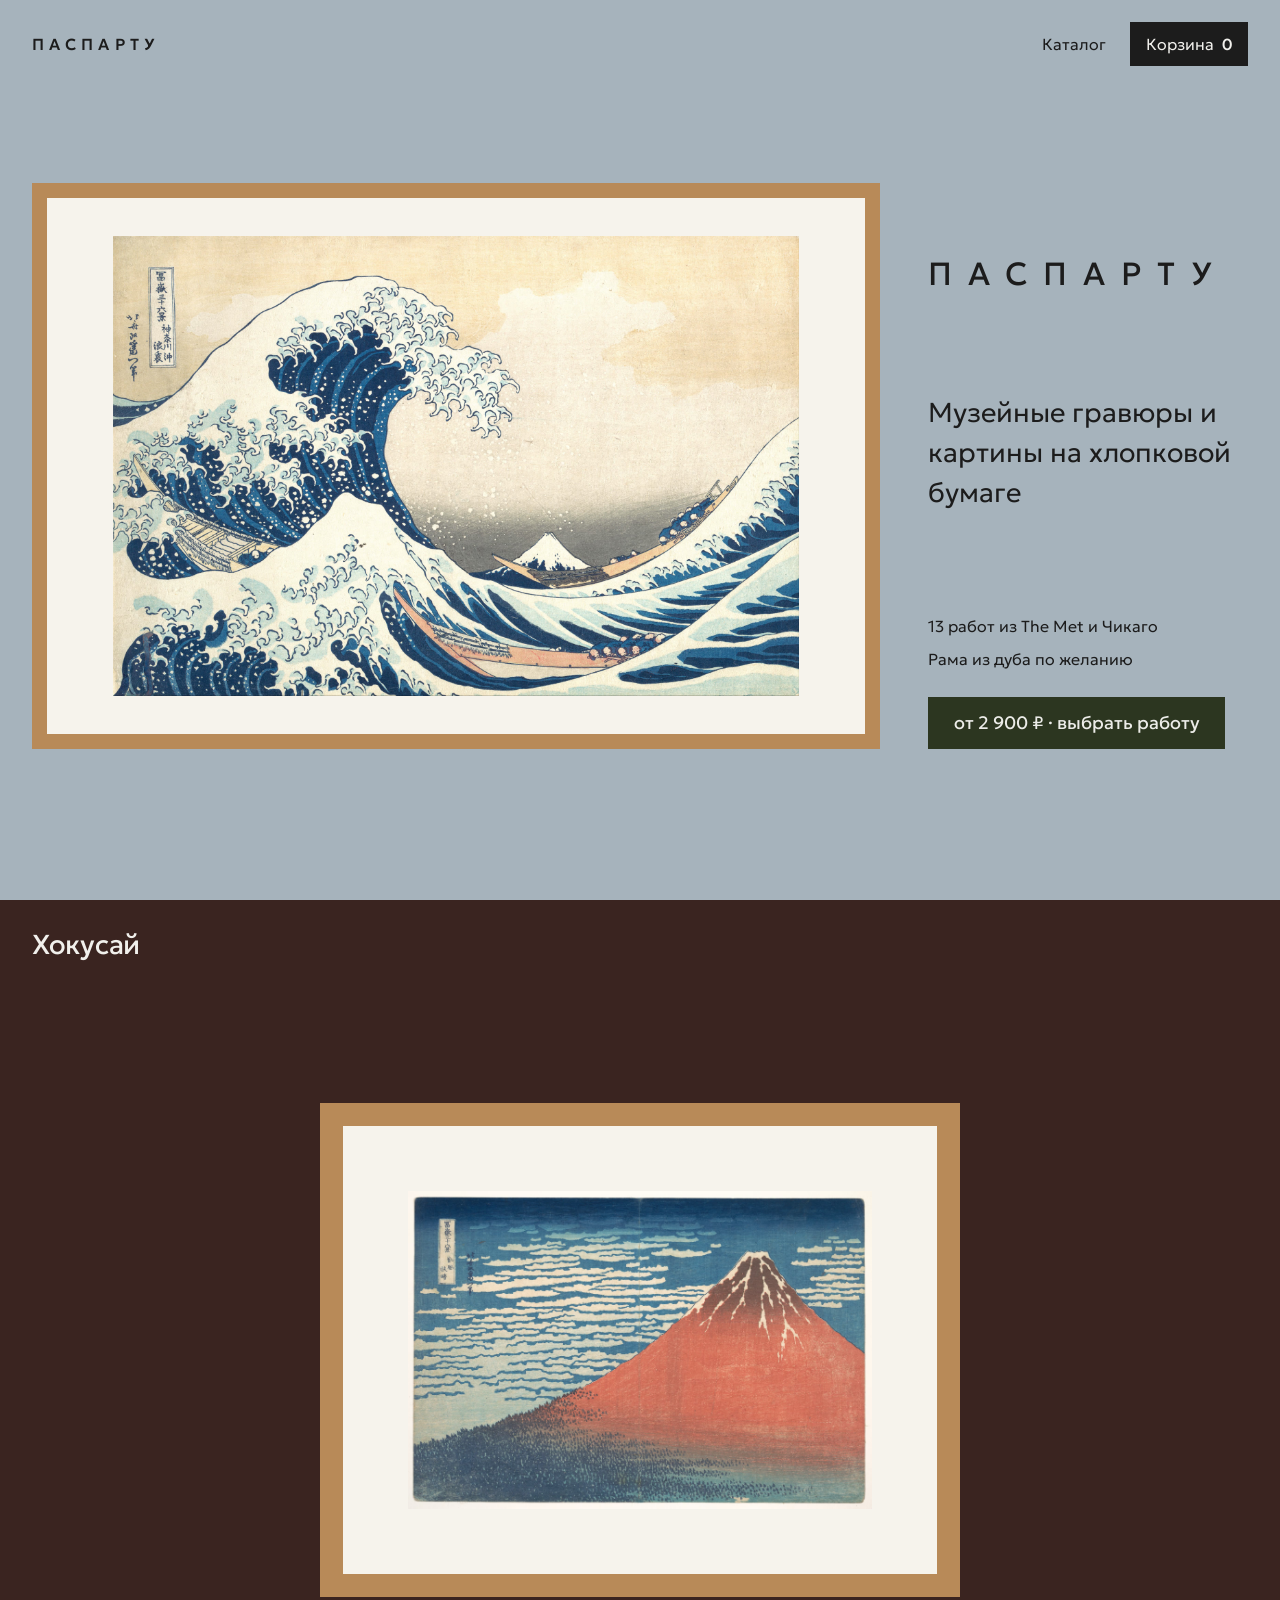
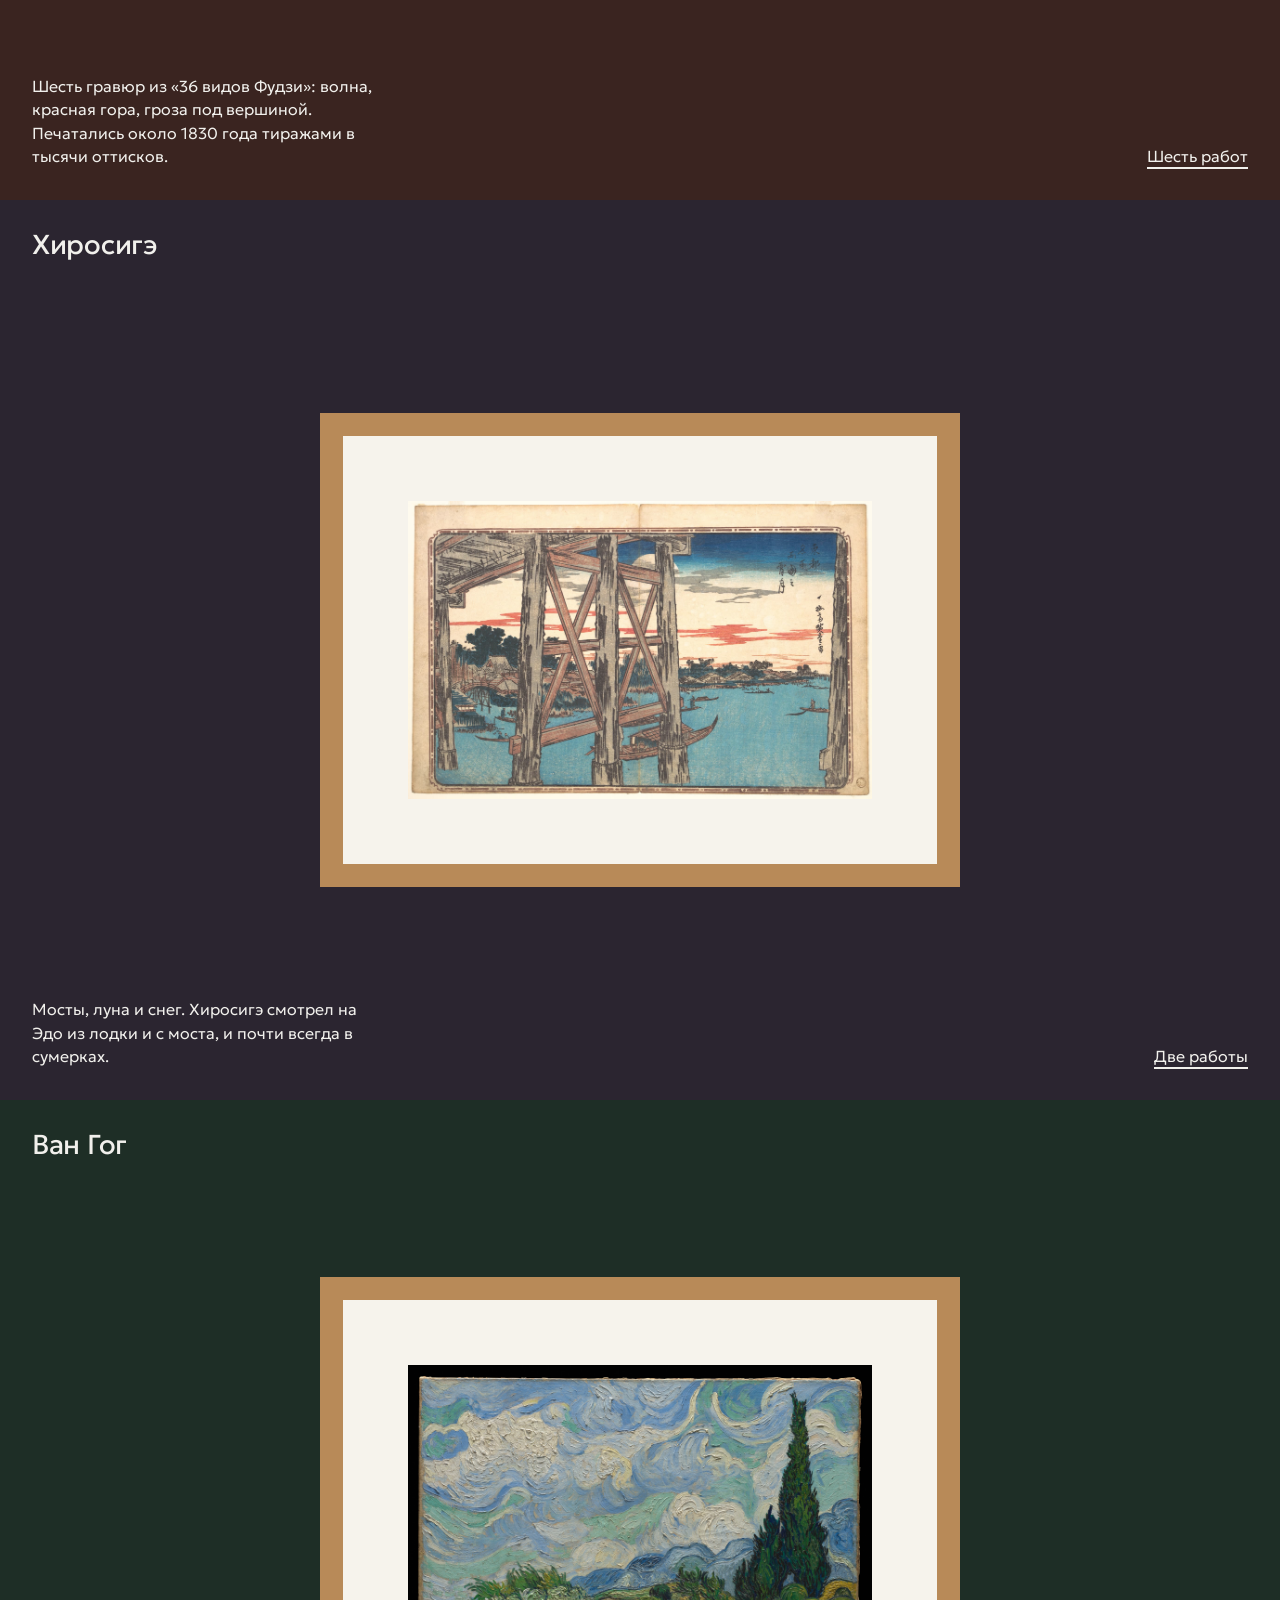
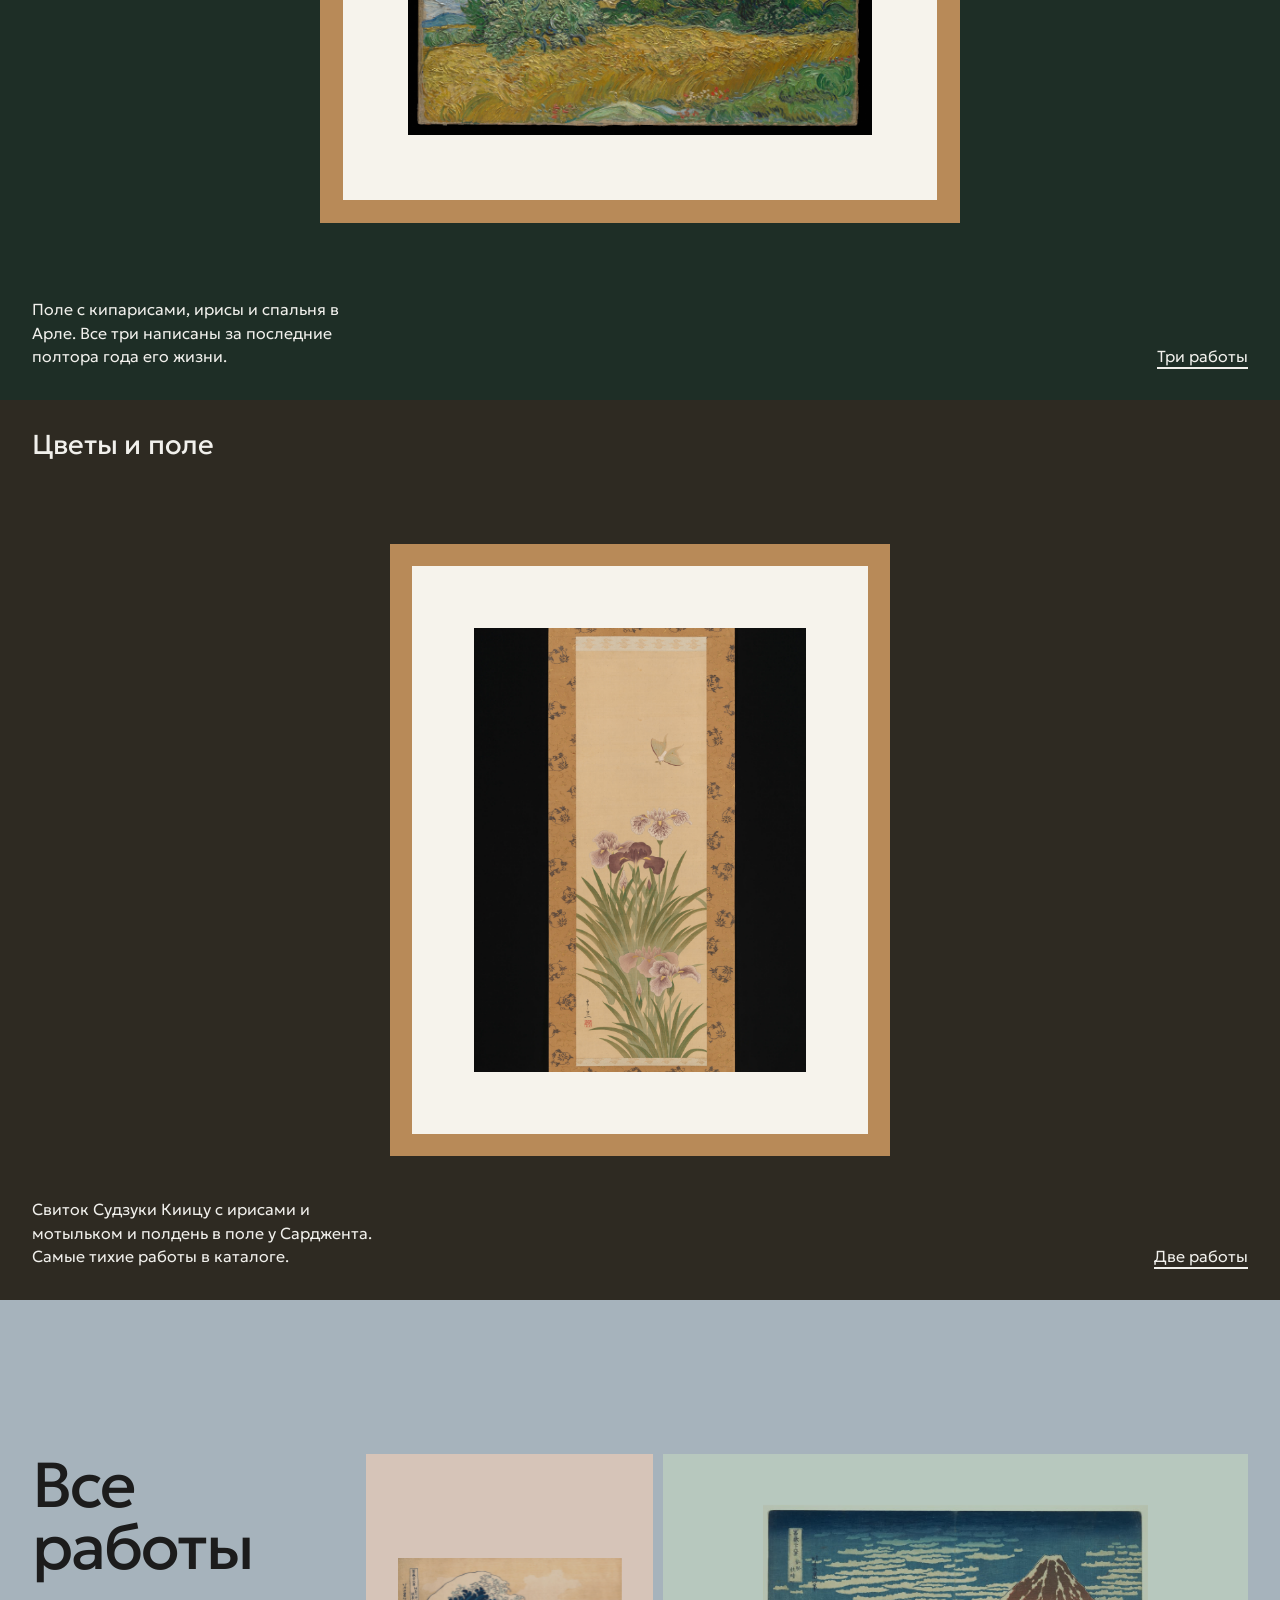
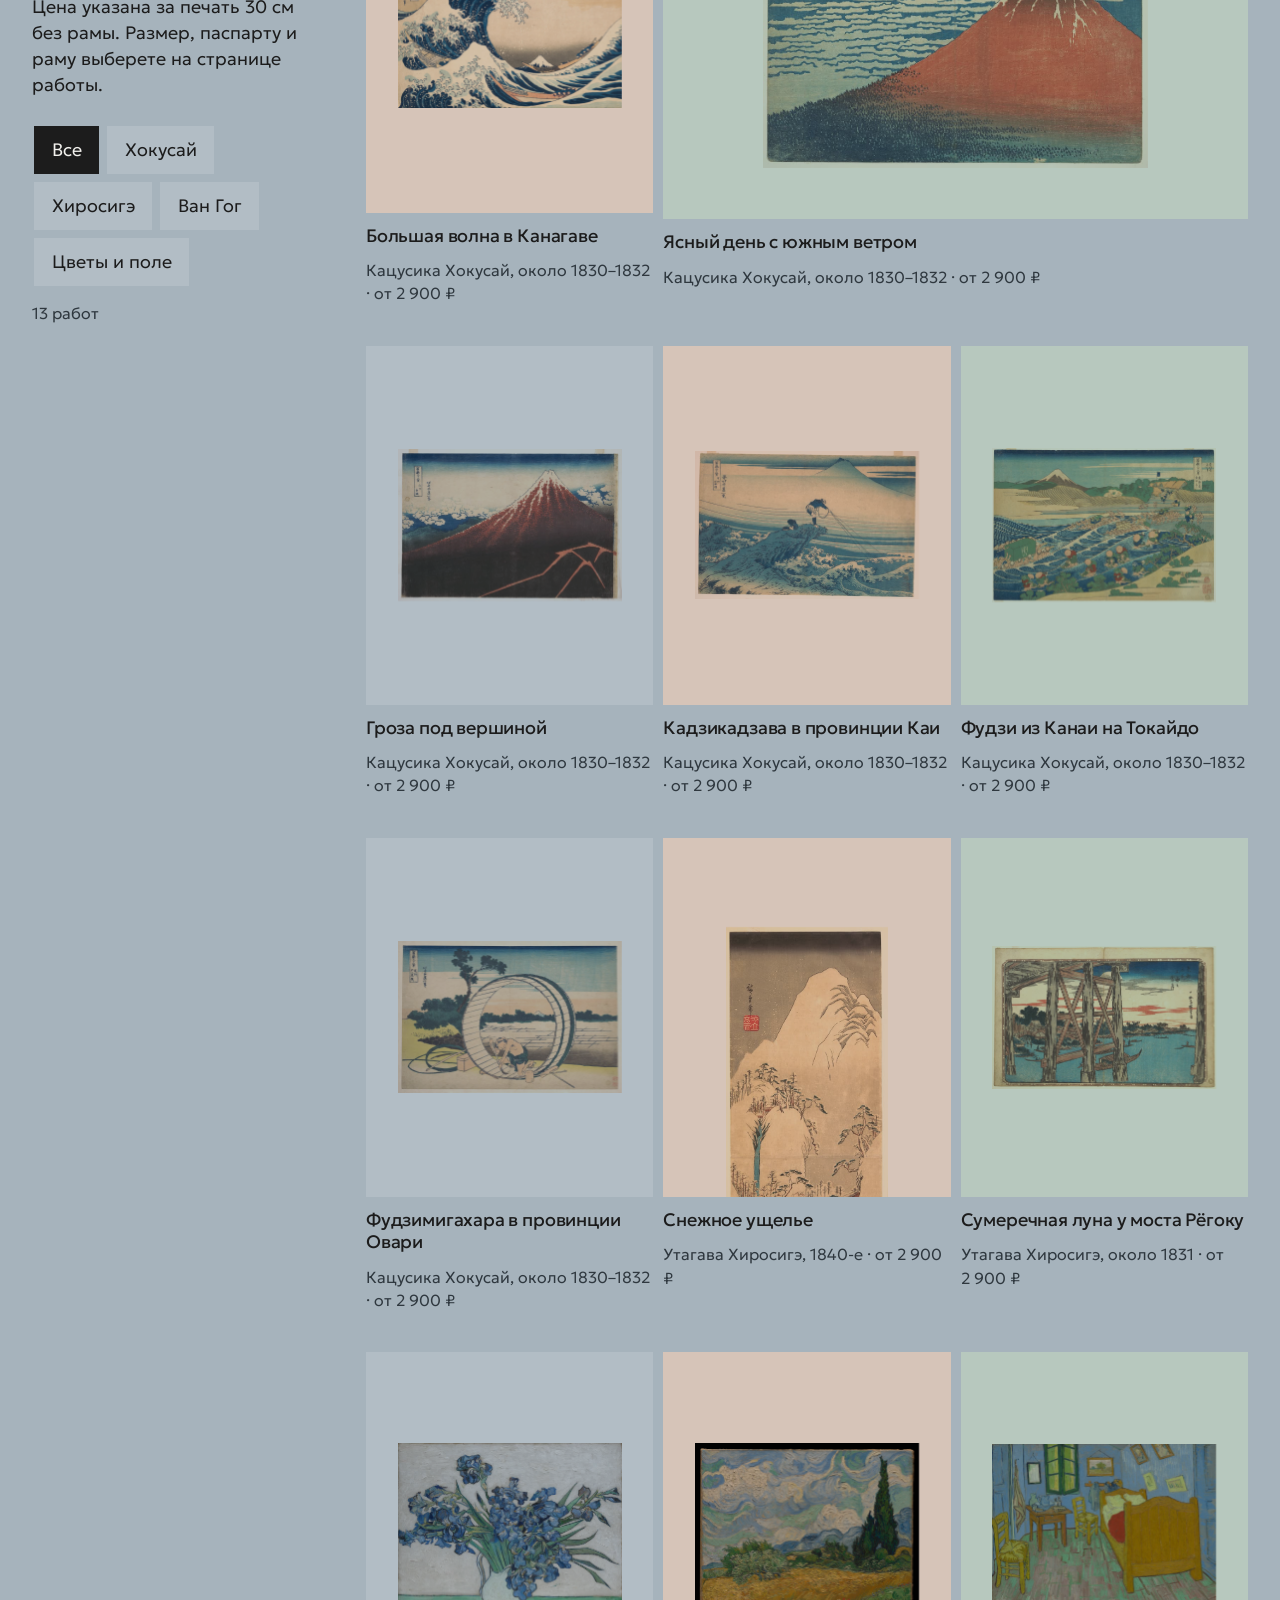
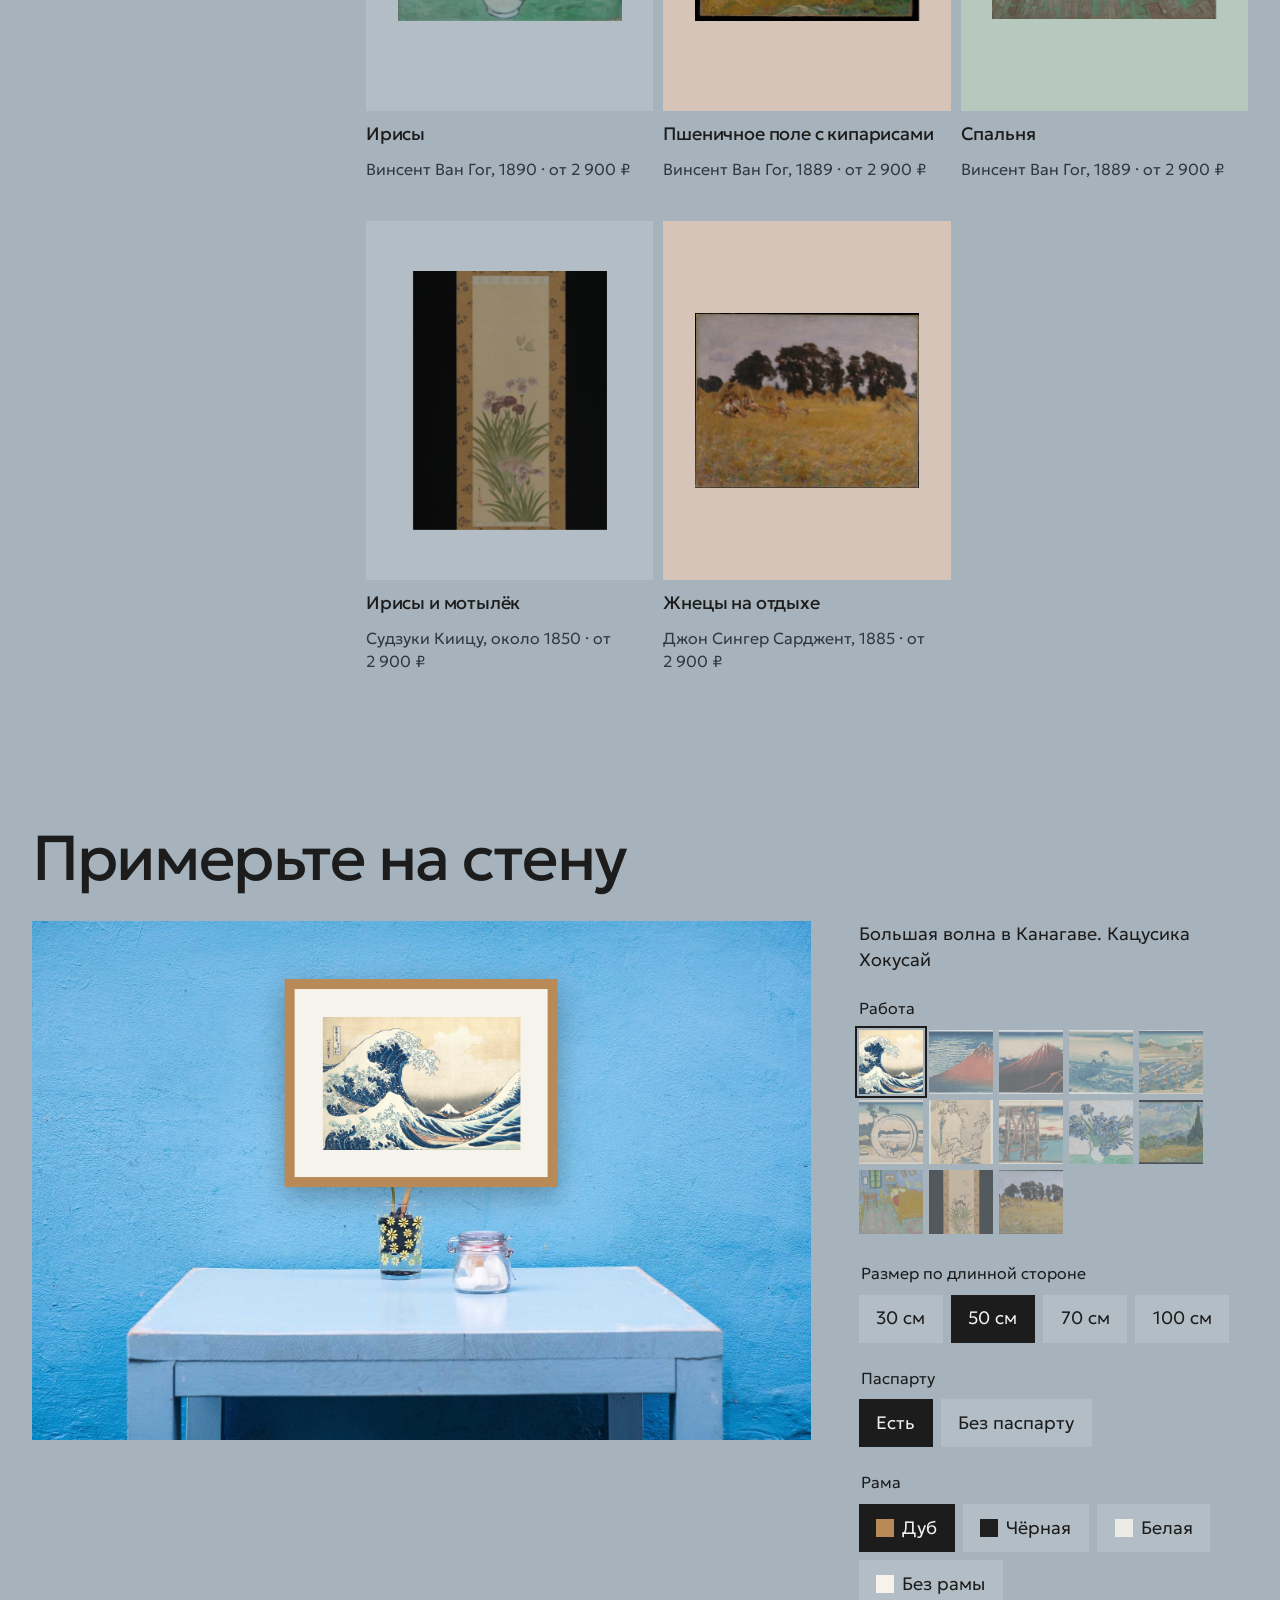
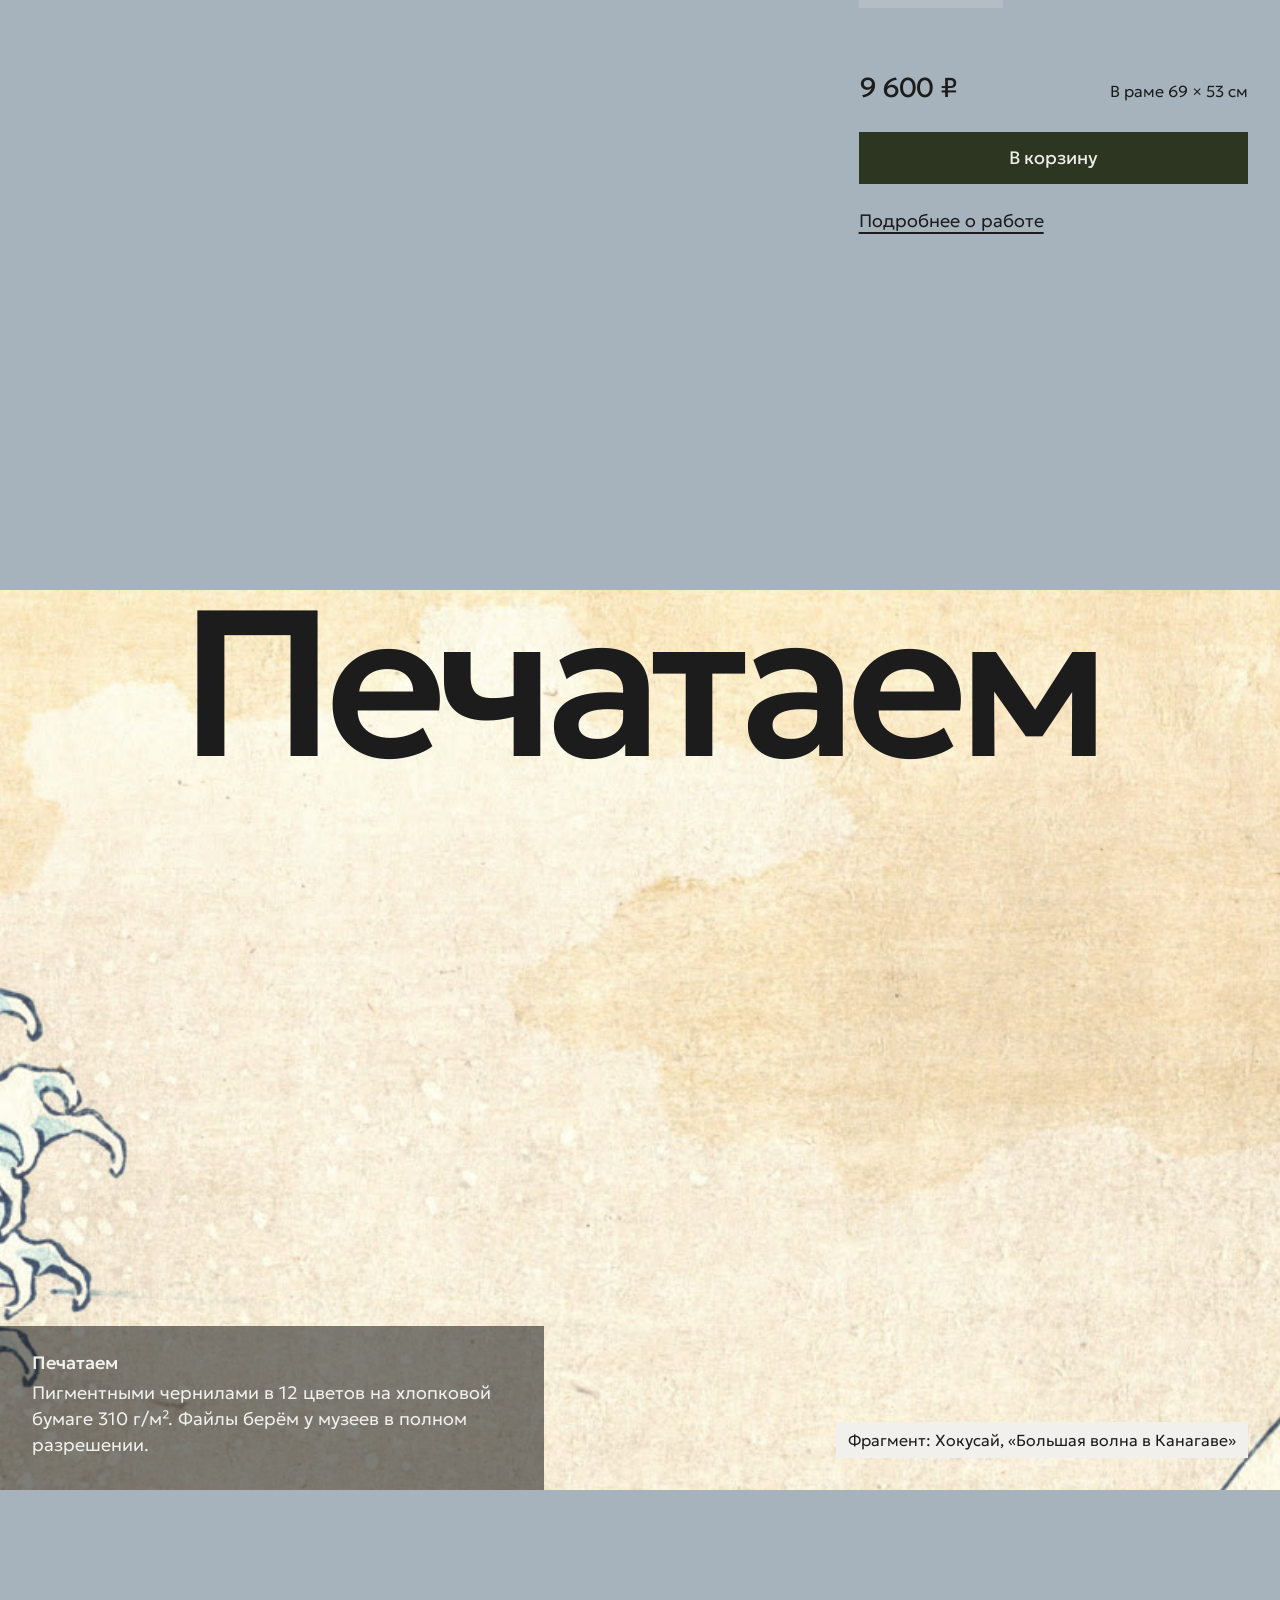
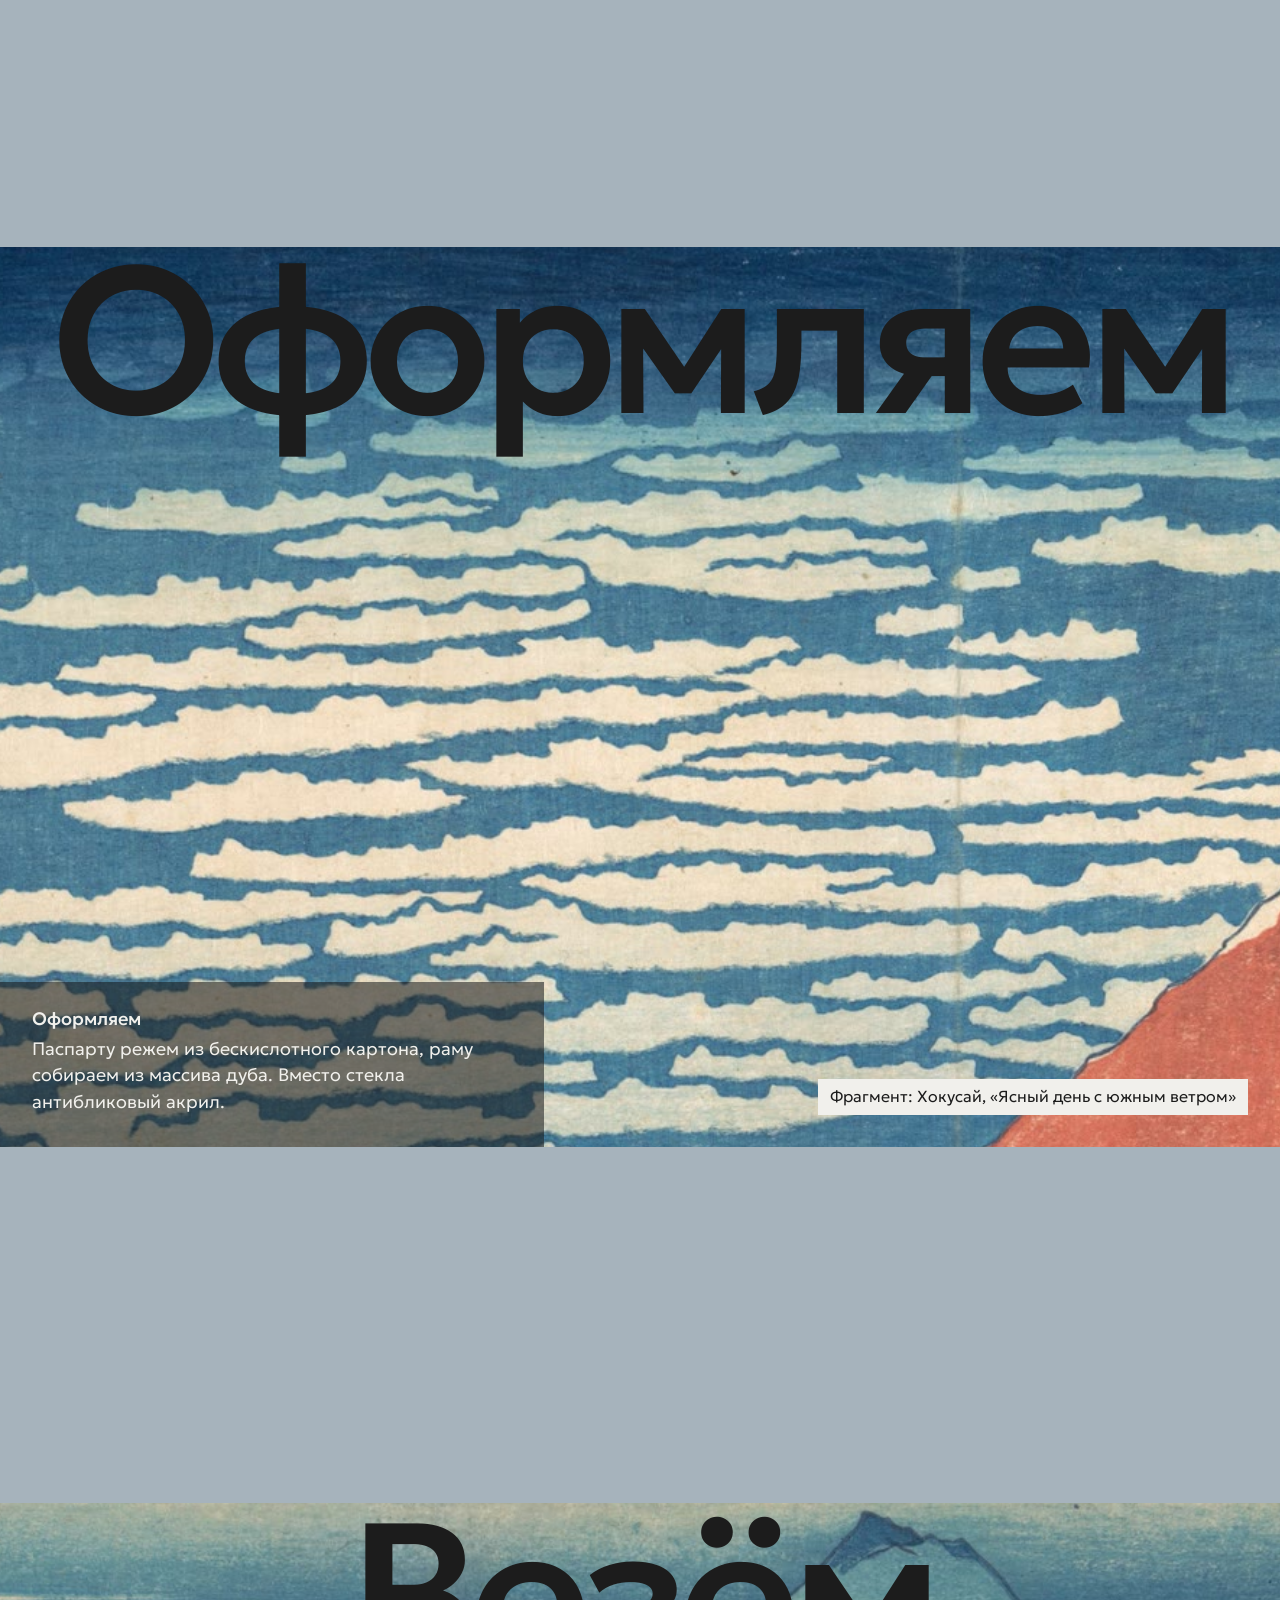
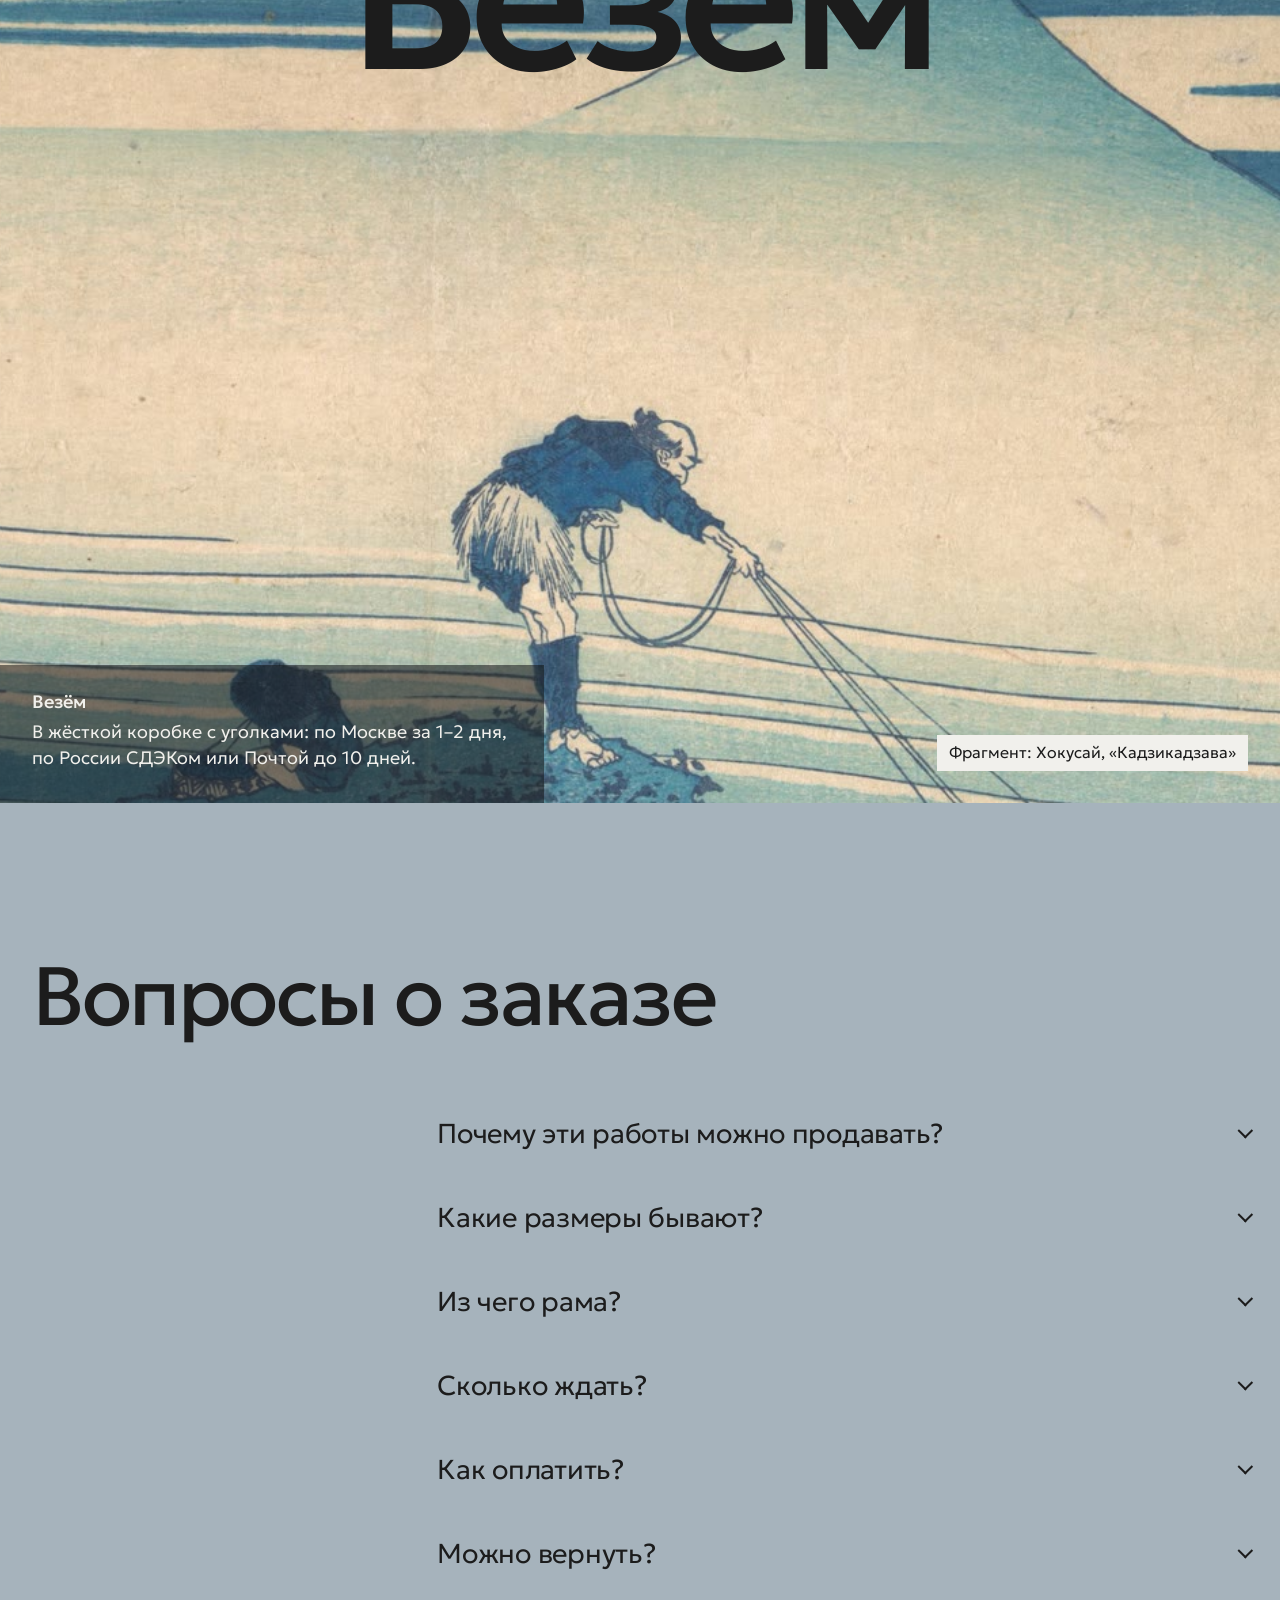
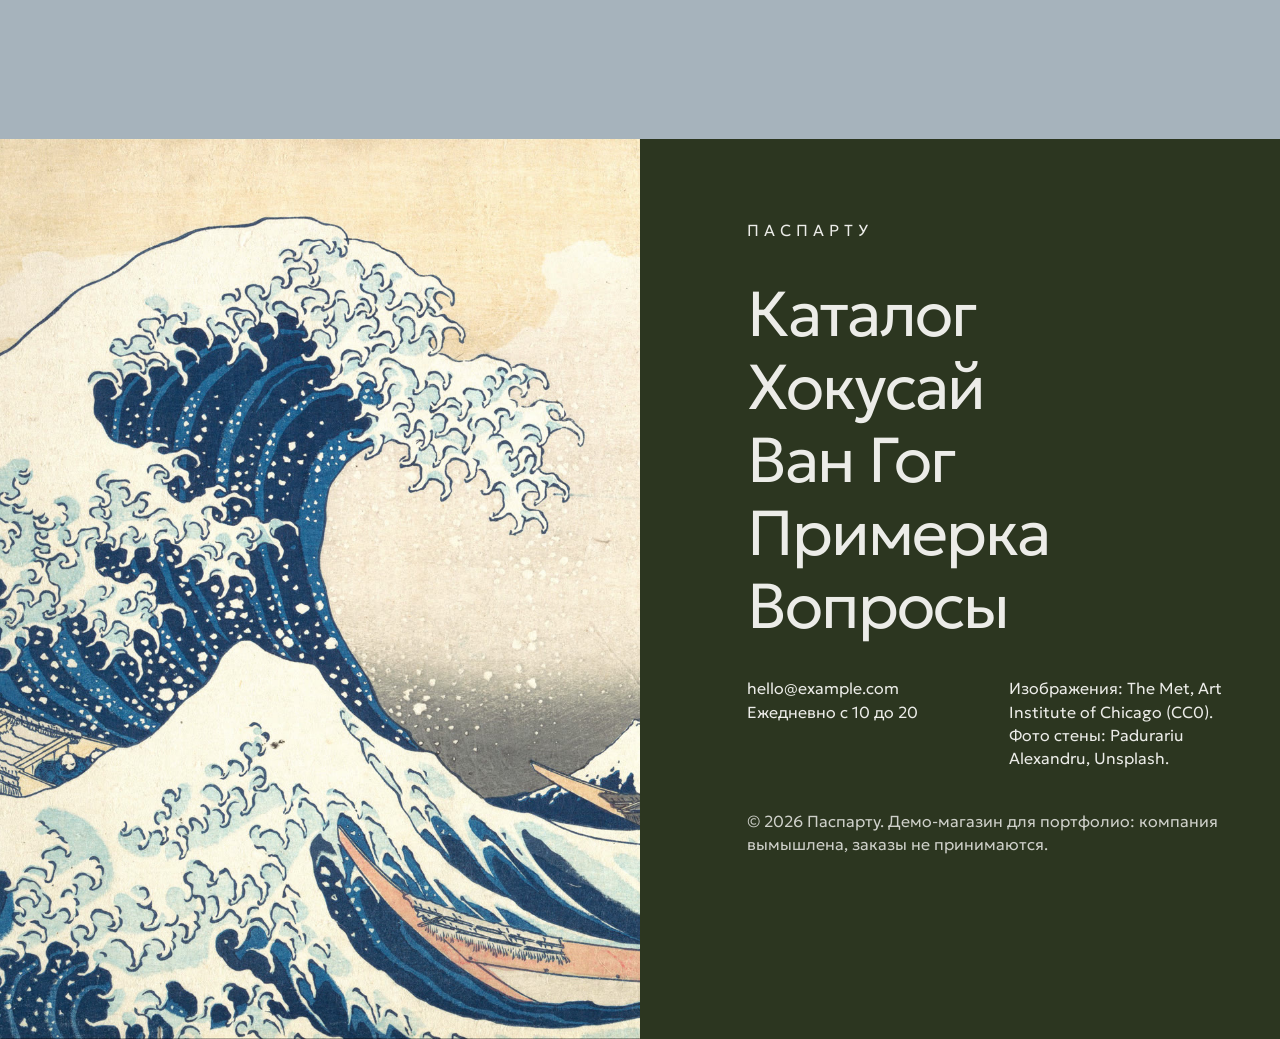
<file: pasparty/index.html>
<!doctype html>
<html lang="ru">
<head>
<meta charset="utf-8">
<meta name="viewport" content="width=device-width, initial-scale=1, viewport-fit=cover">
<title>Паспарту — музейные гравюры и картины на хлопковой бумаге</title>
<meta name="description" content="Репродукции Хокусая, Хиросигэ и Ван Гога из открытых коллекций музеев. Печать на хлопке, паспарту и дубовая рама, доставка по России.">
<link rel="preconnect" href="https://fonts.googleapis.com">
<link rel="preconnect" href="https://fonts.gstatic.com" crossorigin>
<link href="https://fonts.googleapis.com/css2?family=Geologica:wght@300;400;500&display=swap" rel="stylesheet">
<link rel="stylesheet" href="styles.css">
<link rel="icon" href="data:image/svg+xml,%3Csvg xmlns='http://www.w3.org/2000/svg' viewBox='0 0 32 32'%3E%3Crect width='32' height='32' fill='%23b88a58'/%3E%3Crect x='5' y='5' width='22' height='22' fill='%23f6f3ec'/%3E%3Crect x='10' y='10' width='12' height='12' fill='%231d2b3c'/%3E%3C/svg%3E">
</head>
<body data-page="home">
<a class="skip" href="#main">К содержанию</a>

<header class="top">
  <a class="wordmark" href="./">Паспарту</a>
  <div class="top__right">
    <a href="#catalog">Каталог</a>
    <button class="cartbtn" type="button" data-open-cart>Корзина <b data-cart-count>0</b></button>
  </div>
</header>

<main id="main">
  <!-- Первый экран: одна работа в раме, как на витрине -->
  <section class="hero" aria-labelledby="hero-title">
    <div class="hero__object" aria-hidden="true">
      <img class="is-on" src="img/great-wave.jpg" alt="" width="2000" height="1344" fetchpriority="high">
      <img src="img/red-fuji-sm.jpg" alt="" width="900" height="616">
      <img src="img/irises-sm.jpg" alt="" width="900" height="714">
      <img src="img/ryogoku-sm.jpg" alt="" width="900" height="576">
    </div>
    <h1 id="hero-title" class="hero__title"><span class="hero__mark">Паспарту</span><span class="sr-only">: репродукции музейных гравюр и картин</span></h1>
    <p class="hero__lead">Музейные гравюры и картины на хлопковой бумаге</p>
    <div class="hero__row">
      <span>13 работ из The Met и Чикаго</span>
      <a class="btn" href="#catalog">от 2 900 ₽ · выбрать работу</a>
      <span>Рама из дуба по желанию</span>
    </div>
  </section>

  <!-- Главы: каждая работа на своём фоне -->
  <section class="chapter" data-work="red-fuji" aria-labelledby="ch-hokusai">
    <div class="chapter__field"></div>
    <div class="chapter__frame"></div>
    <h2 id="ch-hokusai">Хокусай</h2>
    <p class="chapter__text">Шесть гравюр из «36 видов Фудзи»: волна, красная гора, гроза под вершиной. Печатались около 1830 года тиражами в тысячи оттисков.</p>
    <a class="chapter__link textlink" href="?g=hokusai#catalog">Шесть работ</a>
  </section>
  <section class="chapter" data-work="ryogoku" aria-labelledby="ch-hiroshige">
    <div class="chapter__field"></div>
    <div class="chapter__frame"></div>
    <h2 id="ch-hiroshige">Хиросигэ</h2>
    <p class="chapter__text">Мосты, луна и снег. Хиросигэ смотрел на Эдо из лодки и с моста, и почти всегда в сумерках.</p>
    <a class="chapter__link textlink" href="?g=hiroshige#catalog">Две работы</a>
  </section>
  <section class="chapter" data-work="wheat-field" aria-labelledby="ch-vangogh">
    <div class="chapter__field"></div>
    <div class="chapter__frame"></div>
    <h2 id="ch-vangogh">Ван Гог</h2>
    <p class="chapter__text">Поле с кипарисами, ирисы и спальня в Арле. Все три написаны за последние полтора года его жизни.</p>
    <a class="chapter__link textlink" href="?g=vangogh#catalog">Три работы</a>
  </section>
  <section class="chapter" data-work="irises-moth" aria-labelledby="ch-other">
    <div class="chapter__field"></div>
    <div class="chapter__frame"></div>
    <h2 id="ch-other">Цветы и поле</h2>
    <p class="chapter__text">Свиток Судзуки Киицу с ирисами и мотыльком и полдень в поле у Сарджента. Самые тихие работы в каталоге.</p>
    <a class="chapter__link textlink" href="?g=other#catalog">Две работы</a>
  </section>

  <!-- Каталог -->
  <section class="catalog" id="catalog" aria-labelledby="catalog-title">
    <div class="catalog__head reveal">
      <h2 id="catalog-title">Все работы</h2>
      <p>Цена указана за печать 30 см без рамы. Размер, паспарту и раму выберете на странице работы.</p>
      <fieldset class="opts" style="border:0;padding:0;margin-top:1.75rem">
        <legend class="sr-only">Показать</legend>
        <label class="opt"><input type="radio" name="g" value="all" checked><span>Все</span></label>
        <label class="opt"><input type="radio" name="g" value="hokusai"><span>Хокусай</span></label>
        <label class="opt"><input type="radio" name="g" value="hiroshige"><span>Хиросигэ</span></label>
        <label class="opt"><input type="radio" name="g" value="vangogh"><span>Ван Гог</span></label>
        <label class="opt"><input type="radio" name="g" value="other"><span>Цветы и поле</span></label>
      </fieldset>
      <p class="tile__meta" id="shown" aria-live="polite" style="margin-top:1rem"></p>
    </div>
    <div class="tiles" id="tiles"></div>
  </section>

  <!-- Примерка: живая рамка на стене -->
  <section class="fit" id="fit" aria-labelledby="fit-title-h">
    <h2 id="fit-title-h" class="reveal">Примерьте на стену</h2>
    <div class="fit__wall">
      <img src="img/wall.jpg" alt="Голубая стена и деревянный стол с растением в стакане" width="2000" height="1333" loading="lazy">
      <div class="fit__hang" id="hang"></div>
    </div>
    <form class="fit__panel" id="fit-form" onsubmit="return false">
      <p id="fit-title">Большая волна в Канагаве. Кацусика Хокусай</p>
      <div>
        <p class="fit__label">Работа</p>
        <div class="thumbs" id="thumbs"></div>
      </div>
      <fieldset style="border:0;padding:0;margin:0">
        <legend class="fit__label">Размер по длинной стороне</legend>
        <div class="opts">
          <label class="opt"><input type="radio" name="size" value="s"><span>30 см</span></label>
          <label class="opt"><input type="radio" name="size" value="m" checked><span>50 см</span></label>
          <label class="opt"><input type="radio" name="size" value="l"><span>70 см</span></label>
          <label class="opt"><input type="radio" name="size" value="xl"><span>100 см</span></label>
        </div>
      </fieldset>
      <fieldset style="border:0;padding:0;margin:0">
        <legend class="fit__label">Паспарту</legend>
        <div class="opts">
          <label class="opt"><input type="radio" name="mat" value="1" checked><span>Есть</span></label>
          <label class="opt"><input type="radio" name="mat" value="0"><span>Без паспарту</span></label>
        </div>
      </fieldset>
      <fieldset style="border:0;padding:0;margin:0">
        <legend class="fit__label">Рама</legend>
        <div class="opts">
          <label class="opt"><input type="radio" name="frame" value="oak" checked><span><i class="swatch swatch--oak"></i>Дуб</span></label>
          <label class="opt"><input type="radio" name="frame" value="black"><span><i class="swatch swatch--black"></i>Чёрная</span></label>
          <label class="opt"><input type="radio" name="frame" value="white"><span><i class="swatch swatch--white"></i>Белая</span></label>
          <label class="opt"><input type="radio" name="frame" value="none"><span><i class="swatch swatch--none"></i>Без рамы</span></label>
        </div>
      </fieldset>
      <div class="price"><p><b id="fit-price">9 600 ₽</b></p><span class="price__dims" id="fit-dims"></span></div>
      <button class="btn btn--wide" type="button" id="fit-add">В корзину</button>
      <a class="textlink" id="fit-more" href="product.html?id=great-wave">Подробнее о работе</a>
    </form>
  </section>

  <!-- Как делаем: по одному глаголу на экран -->
  <section class="verbs" aria-label="Как мы делаем репродукцию">
    <div class="verb">
      <img src="img/great-wave.jpg" alt="Крупный фрагмент гравюры «Большая волна»: светлое небо и надпись" width="2000" height="1344" loading="lazy" style="object-position: 92% 12%; transform: scale(2.4); transform-origin: 92% 12%">
      <p class="verb__word" aria-hidden="true">Печатаем</p>
      <p class="verb__note"><b>Печатаем</b>Пигментными чернилами в 12 цветов на хлопковой бумаге 310 г/м². Файлы берём у музеев в полном разрешении.</p>
      <p class="verb__src">Фрагмент: Хокусай, «Большая волна в Канагаве»</p>
    </div>
    <div class="verb">
      <img src="img/red-fuji.jpg" alt="Крупный фрагмент гравюры «Красная Фудзи»: облака на голубом небе" width="2000" height="1370" loading="lazy" style="object-position: 30% 8%; transform: scale(2.2); transform-origin: 30% 8%">
      <p class="verb__word" aria-hidden="true">Оформляем</p>
      <p class="verb__note"><b>Оформляем</b>Паспарту режем из бескислотного картона, раму собираем из массива дуба. Вместо стекла антибликовый акрил.</p>
      <p class="verb__src">Фрагмент: Хокусай, «Ясный день с южным ветром»</p>
    </div>
    <div class="verb">
      <img src="img/kajikazawa.jpg" alt="Крупный фрагмент гравюры «Кадзикадзава»: туман над горой" width="2000" height="1326" loading="lazy" style="object-position: 62% 8%; transform: scale(2); transform-origin: 62% 8%">
      <p class="verb__word" aria-hidden="true">Везём</p>
      <p class="verb__note"><b>Везём</b>В жёсткой коробке с уголками: по Москве за 1–2 дня, по России СДЭКом или Почтой до 10 дней.</p>
      <p class="verb__src">Фрагмент: Хокусай, «Кадзикадзава»</p>
    </div>
  </section>

  <!-- Вопросы -->
  <section class="faq" aria-labelledby="faq-title">
    <h2 id="faq-title" class="reveal">Вопросы о заказе</h2>
    <div class="qs">
      <details><summary>Почему эти работы можно продавать?</summary><p>Это общественное достояние: авторские права истекли больше века назад, а музеи выложили сканы под лицензией CC0. Мы печатаем с их файлов и указываем источник у каждой работы.</p></details>
      <details><summary>Какие размеры бывают?</summary><p>30, 50, 70 и 100 см по длинной стороне изображения. Паспарту добавляет от 5 до 14 см с каждой стороны, точный размер в раме видно при выборе.</p></details>
      <details><summary>Из чего рама?</summary><p>Дубовая рама из массива под маслом, чёрная и белая из окрашенной ольхи. Крепления для стены в комплекте, вешается на один гвоздь.</p></details>
      <details><summary>Сколько ждать?</summary><p>Печать и оформление занимают три рабочих дня. Потом доставка: по Москве 1–2 дня, по России до 10 дней.</p></details>
      <details><summary>Как оплатить?</summary><p>Картой или по СБП после того, как менеджер подтвердит заказ и сроки.</p></details>
      <details><summary>Можно вернуть?</summary><p>Да, в течение 14 дней, если рама и упаковка целы. Если печать повредилась в дороге, заменим бесплатно.</p></details>
    </div>
  </section>
</main>

<footer class="foot">
  <div class="foot__pic"><img src="img/great-wave.jpg" alt="Крупный фрагмент «Большой волны»" width="2000" height="1344" loading="lazy"></div>
  <div class="foot__menu">
    <p class="foot__word">Паспарту</p>
    <nav class="foot__links" aria-label="Разделы">
      <a href="#catalog">Каталог</a>
      <a href="?g=hokusai#catalog">Хокусай</a>
      <a href="?g=vangogh#catalog">Ван Гог</a>
      <a href="#fit">Примерка</a>
      <a href="#faq-title">Вопросы</a>
    </nav>
    <div class="foot__blocks">
      <p>hello@example.com<br>Ежедневно с 10 до 20</p>
      <p>Изображения: The Met, Art Institute of Chicago (CC0). Фото стены: Padurariu Alexandru, Unsplash.</p>
    </div>
    <p class="foot__legal">© 2026 Паспарту. Демо-магазин для портфолио: компания вымышлена, заказы не принимаются.</p>
  </div>
</footer>

<div class="scrim" id="scrim" hidden></div>
<aside class="drawer" id="cart" role="dialog" aria-modal="true" aria-labelledby="cart-title" hidden>
  <div class="drawer__head"><h2 id="cart-title">Корзина</h2><button class="drawer__x" id="cart-x" type="button" aria-label="Закрыть корзину">×</button></div>
  <div class="drawer__step" data-step="items" style="display:flex;flex-direction:column;flex:1;min-height:0">
    <ul class="drawer__body" id="cart-lines"></ul>
    <div class="drawer__foot">
      <p class="drawer__total"><span>Итого</span><b id="cart-total">0 ₽</b></p>
      <button class="btn btn--wide" type="button" id="to-checkout">Оформить</button>
    </div>
  </div>
  <div class="drawer__step drawer__body" data-step="checkout" hidden>
    <form class="form" id="checkout" novalidate>
      <label for="co-name">Имя</label>
      <input id="co-name" autocomplete="name">
      <label for="co-phone">Телефон</label>
      <input id="co-phone" type="tel" inputmode="tel" autocomplete="tel" placeholder="+7 (___) ___-__-__">
      <label for="co-city">Город</label>
      <input id="co-city" autocomplete="address-level2">
      <label for="co-del">Доставка</label>
      <select id="co-del"><option>СДЭК до пункта выдачи</option><option>Почта России</option><option>Курьер по Москве</option></select>
      <p class="form__err" id="co-err" aria-live="polite"></p>
      <button class="btn btn--wide" type="submit">Оформить заказ</button>
      <p class="form__fine">Оплата после звонка менеджера. Это демо-магазин: оплата не списывается.</p>
      <button class="textlink" type="button" id="co-back" style="border:0;background:none;padding:0;justify-self:start;min-height:44px;cursor:pointer">Назад к корзине</button>
    </form>
  </div>
  <div class="drawer__step drawer__body done" data-step="done" hidden>
    <h3>Заказ оформлен</h3>
    <p id="done-text"></p>
    <p style="margin-top:2rem"><button class="btn" type="button" id="done-x">Вернуться в магазин</button></p>
  </div>
</aside>
<div class="toast" id="toast" role="status" hidden></div>

<script src="data.js"></script>
<script src="app.js"></script>
</body>
</html>
</file>
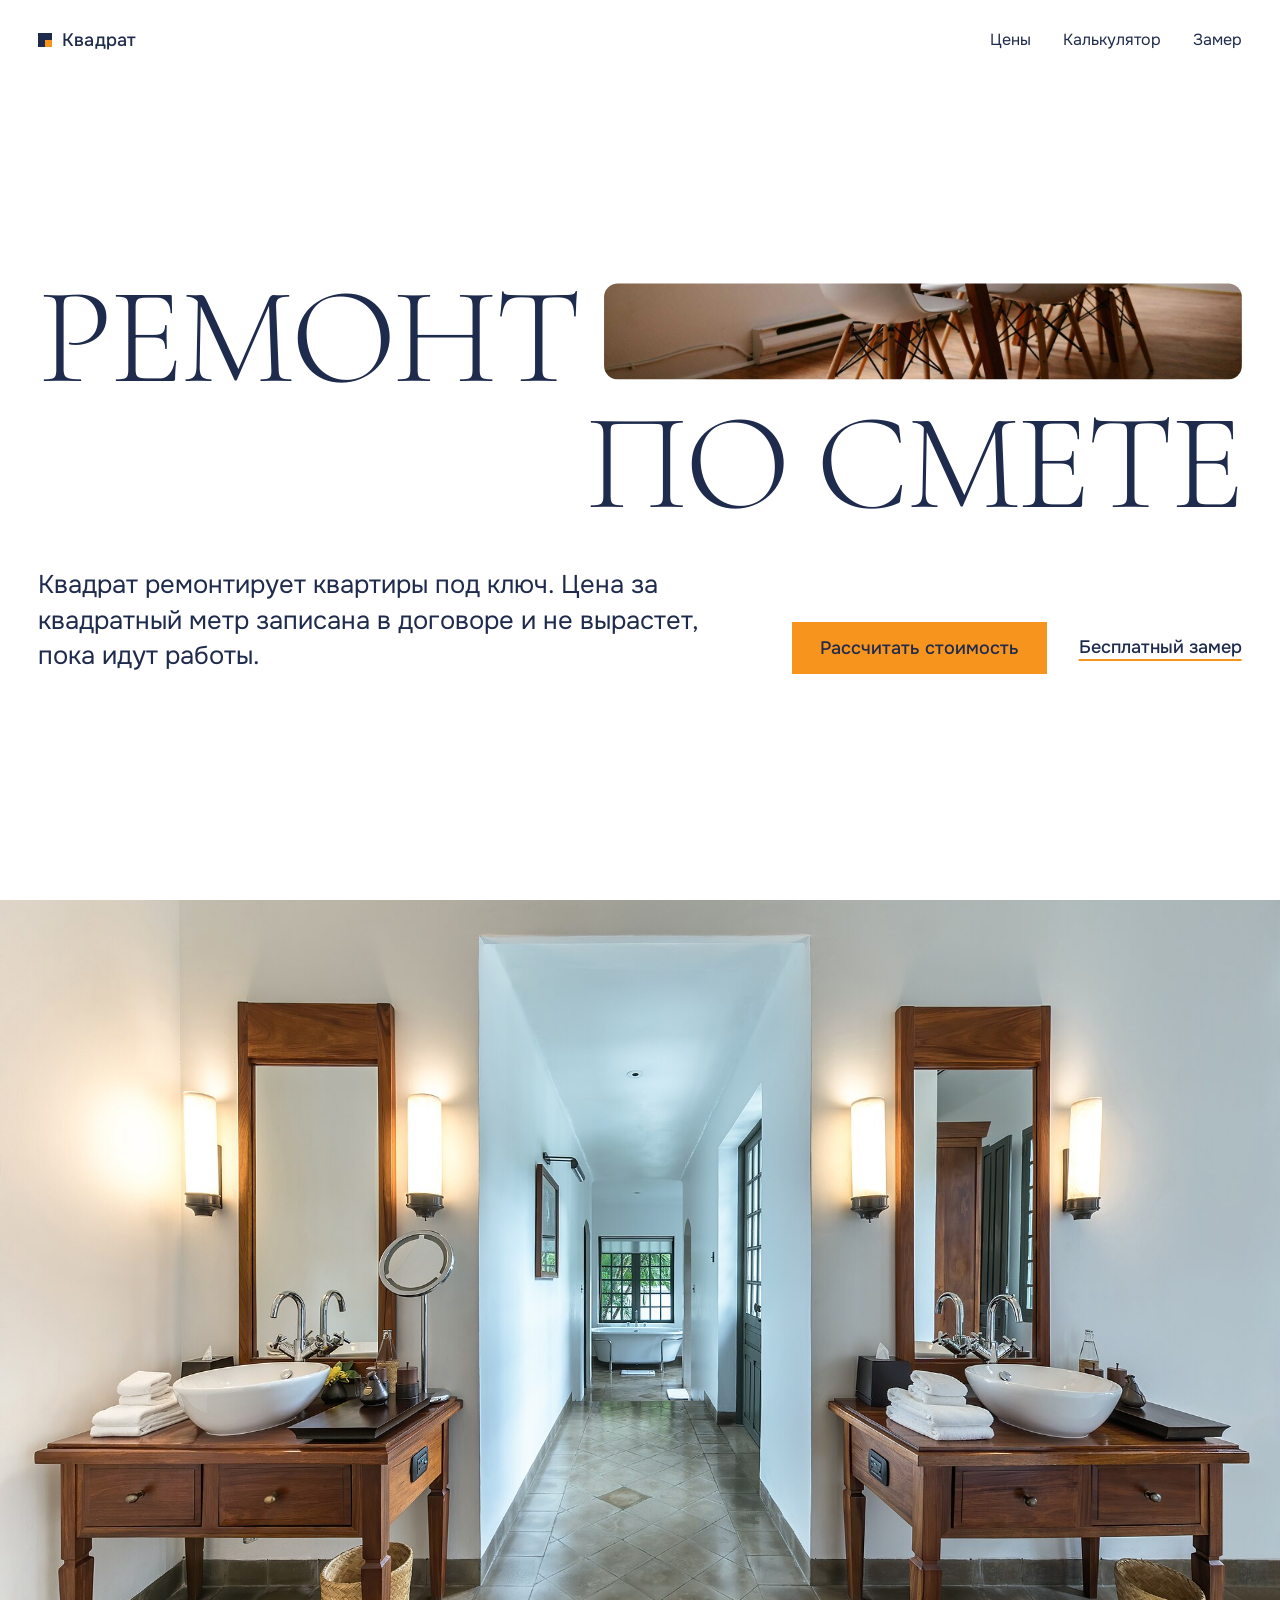
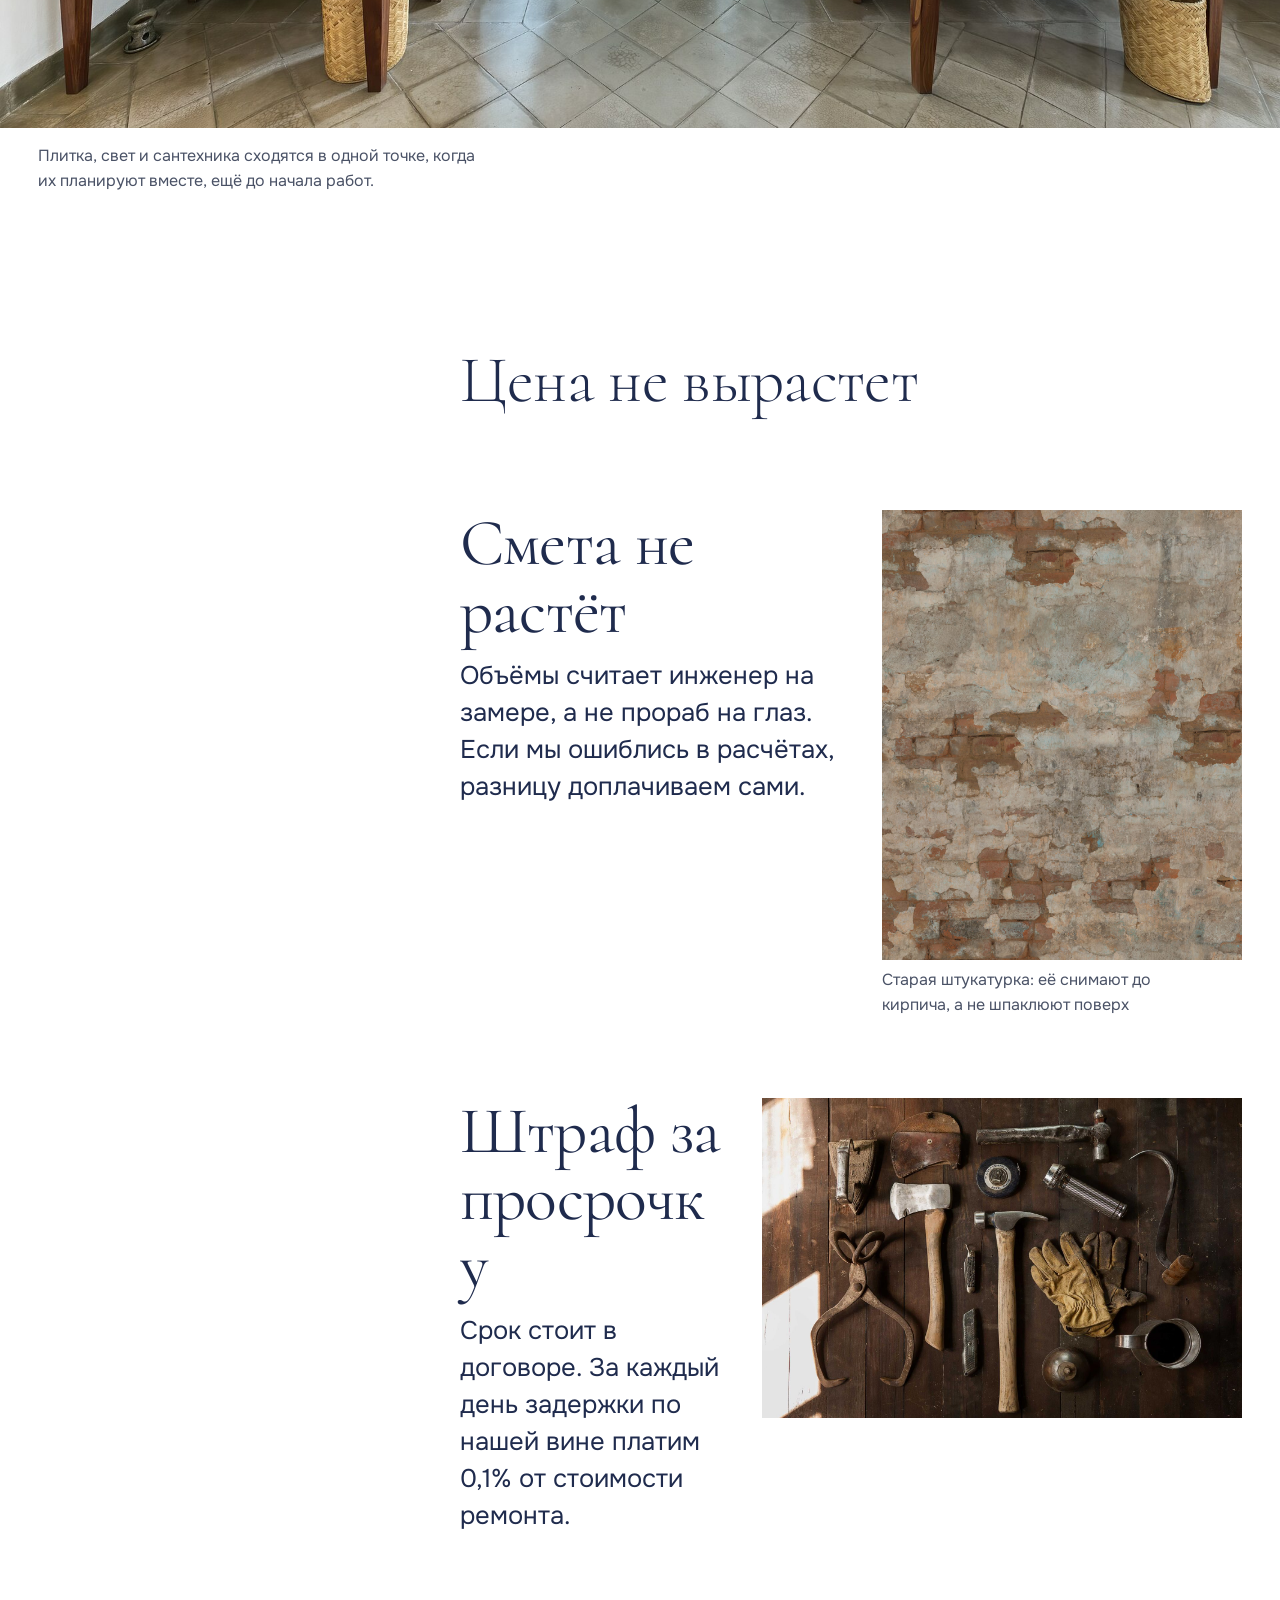
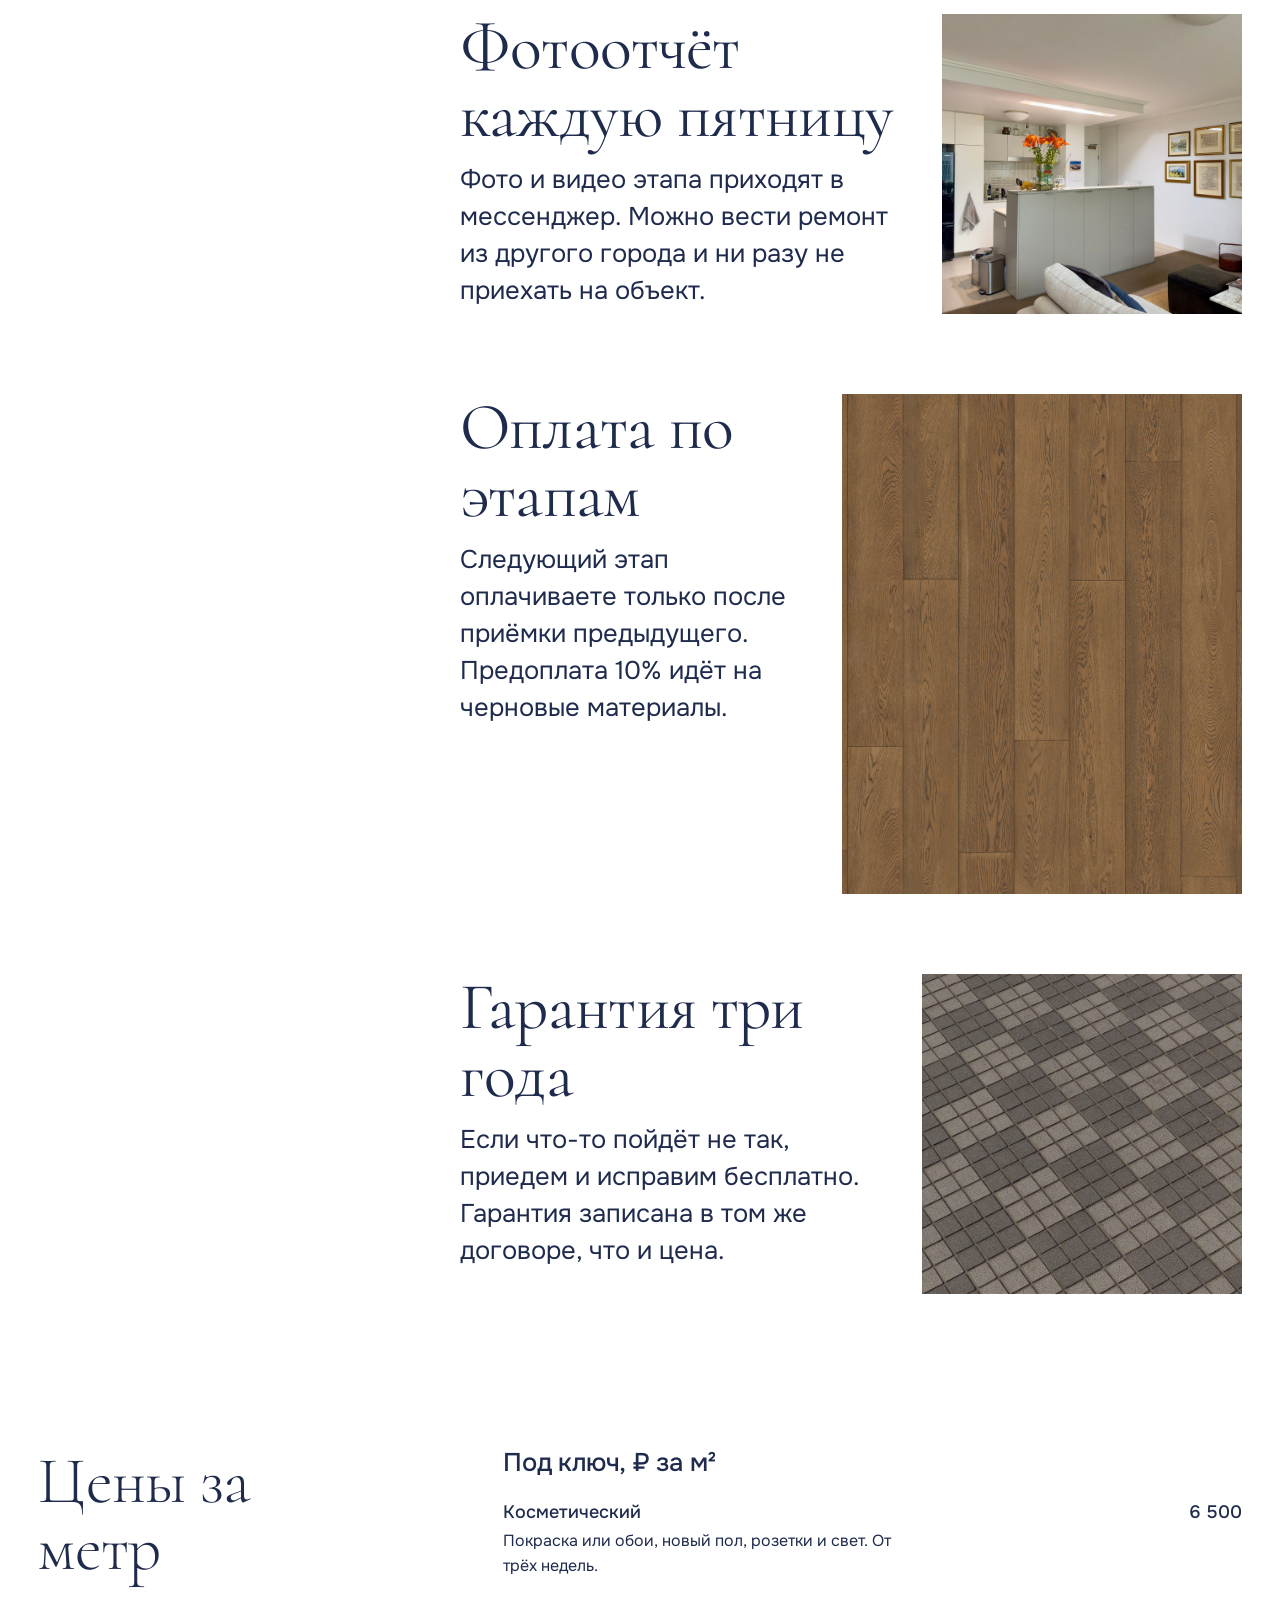
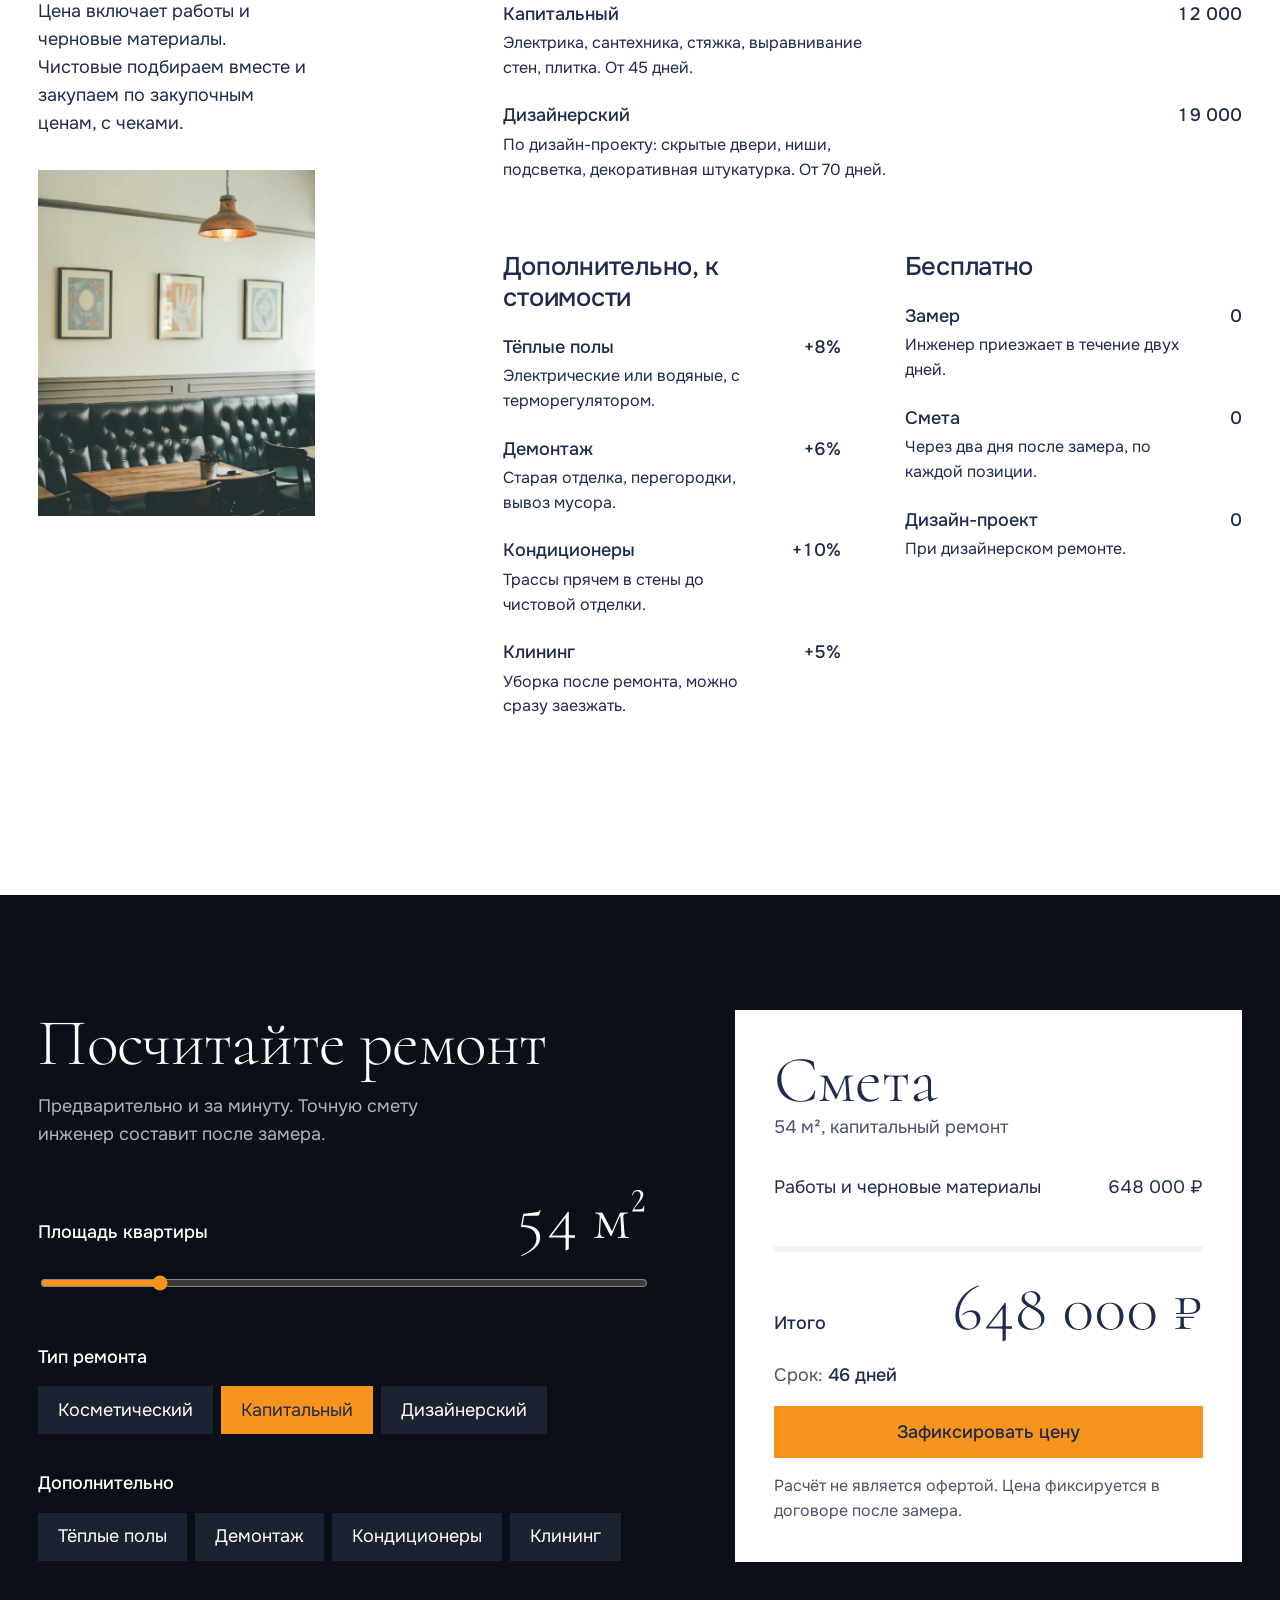
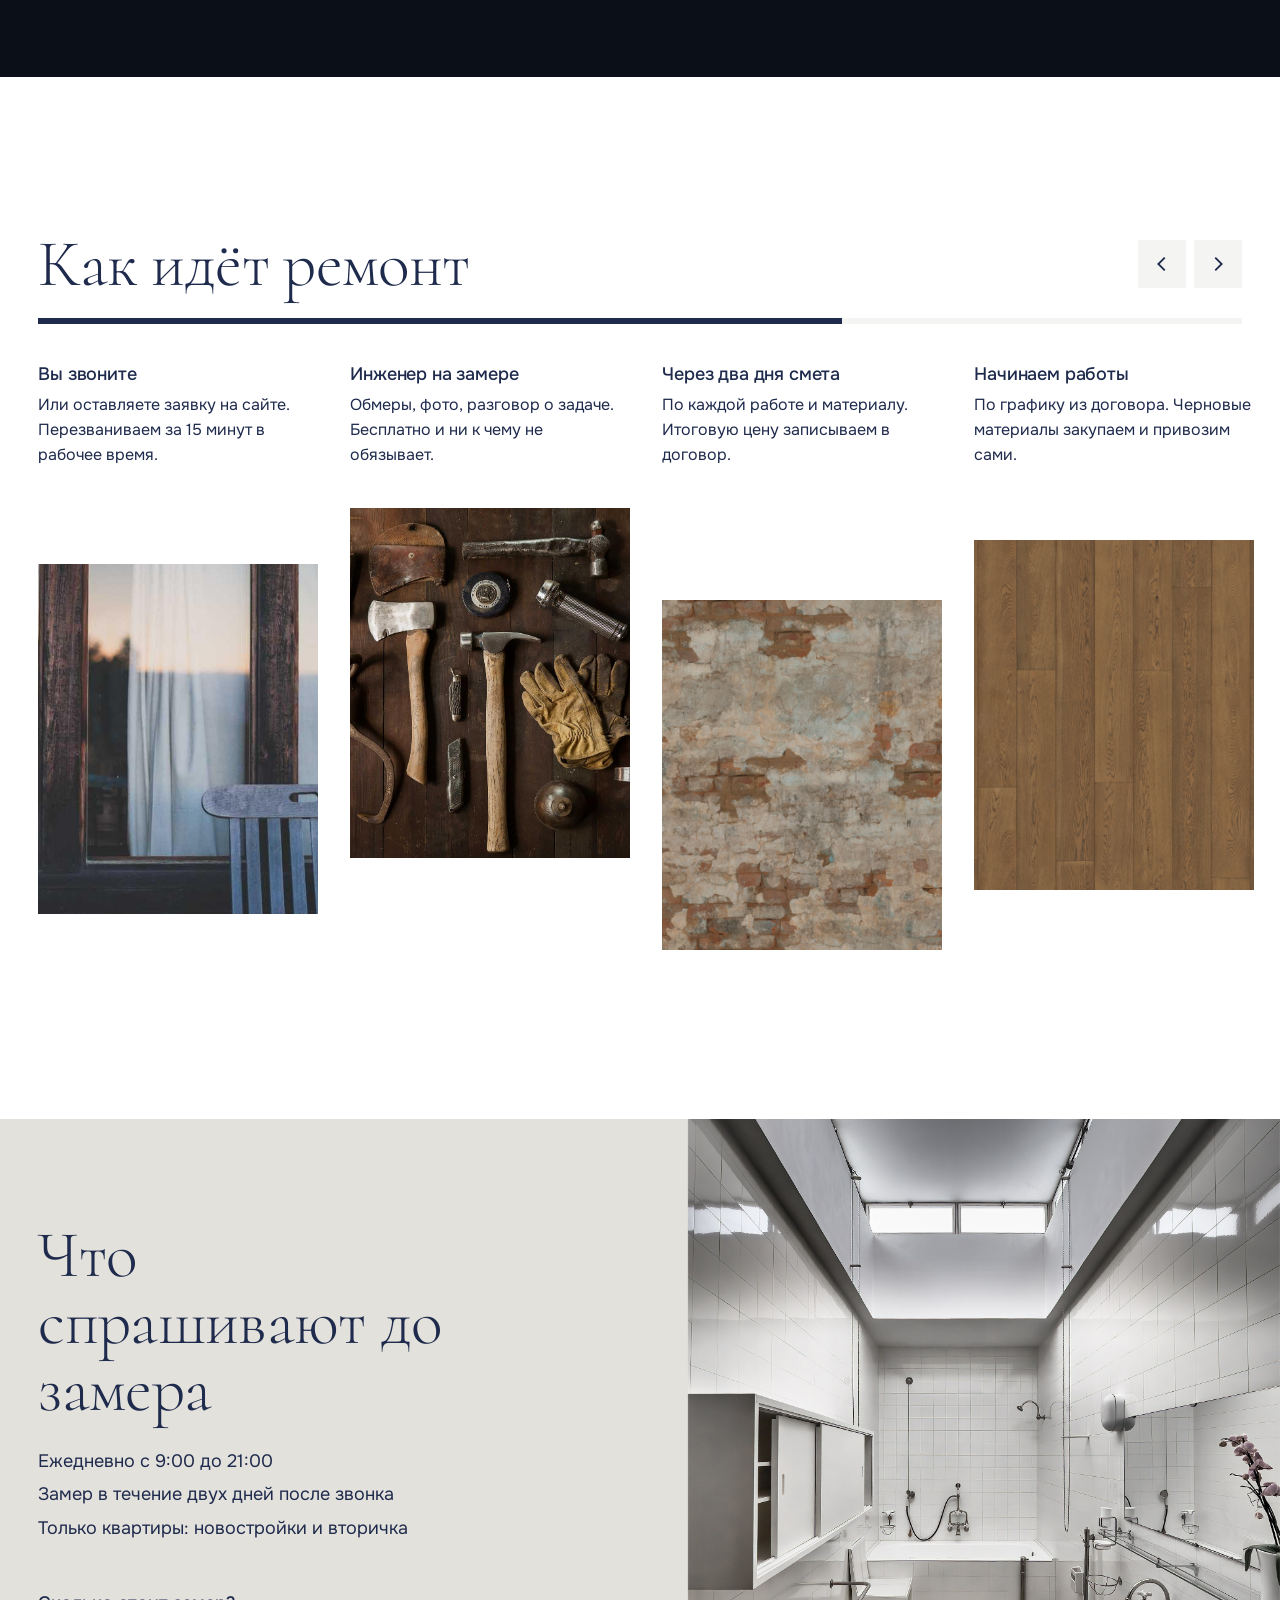
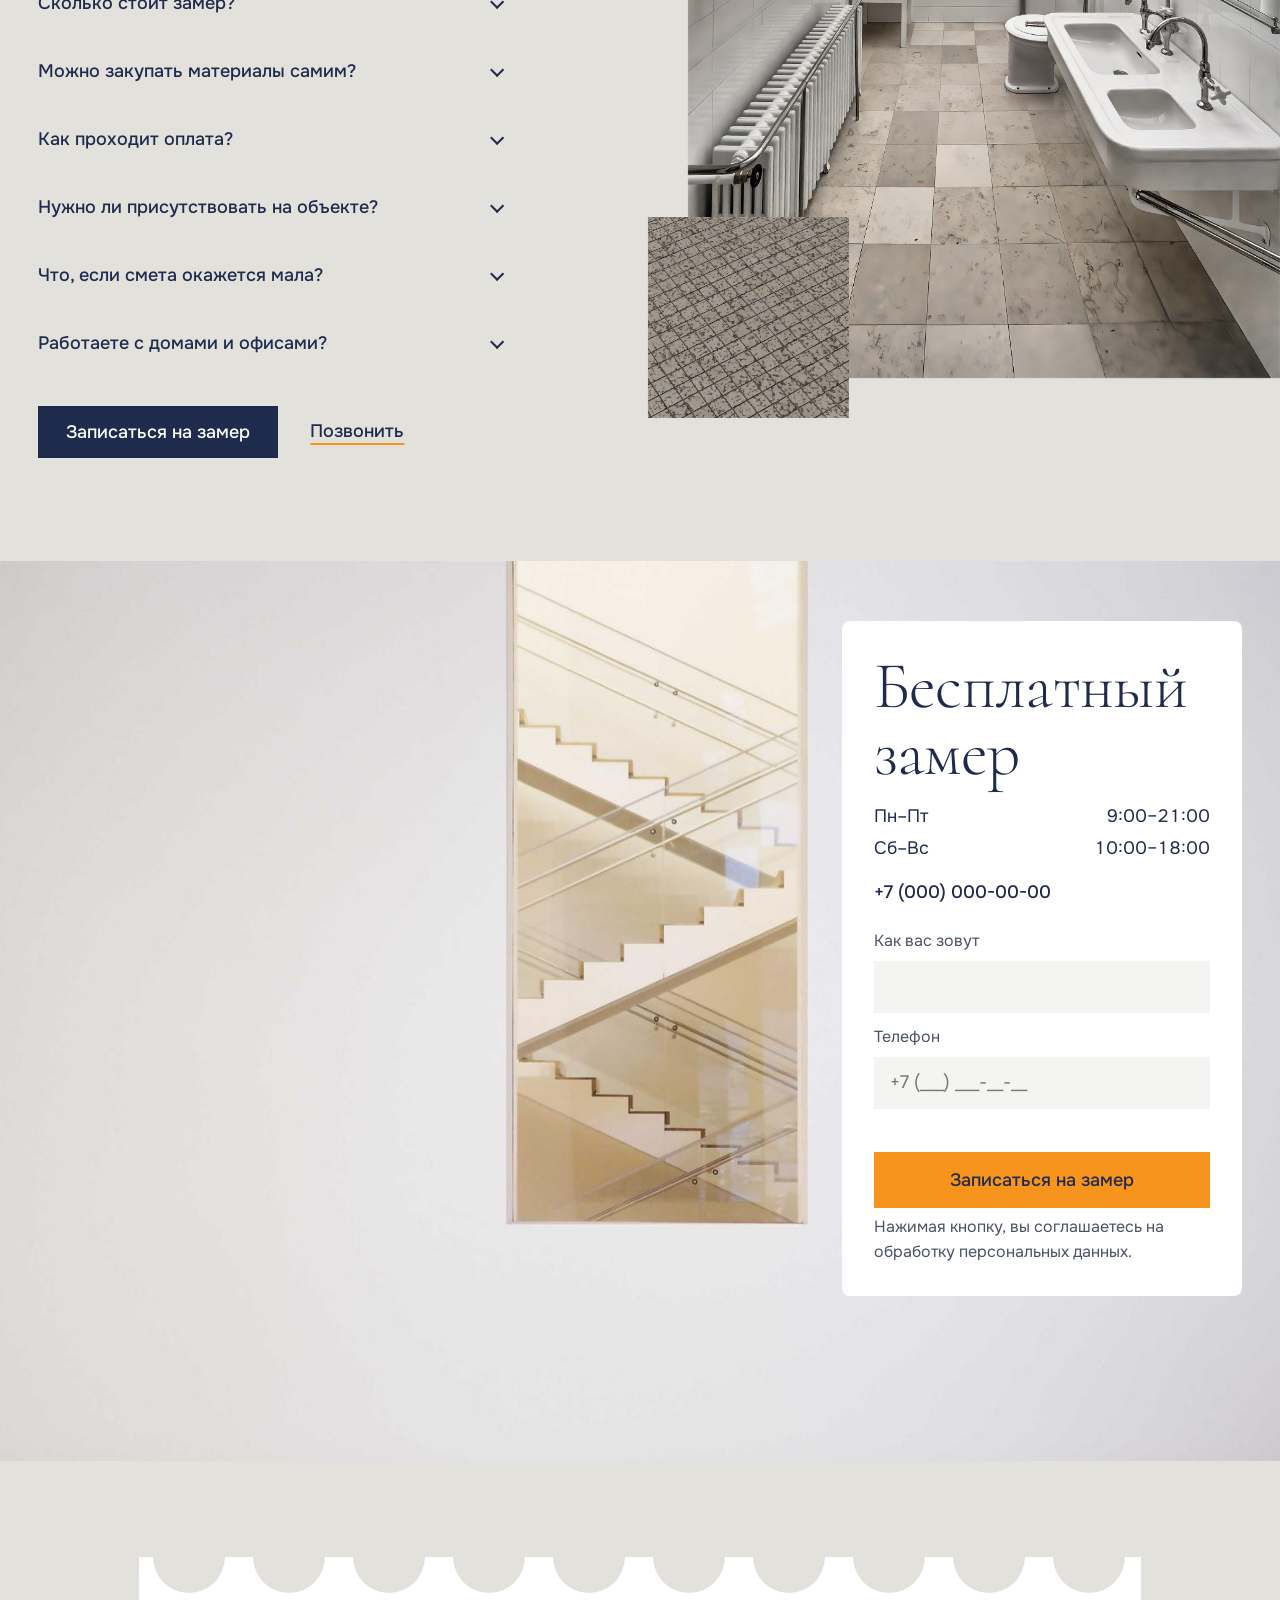
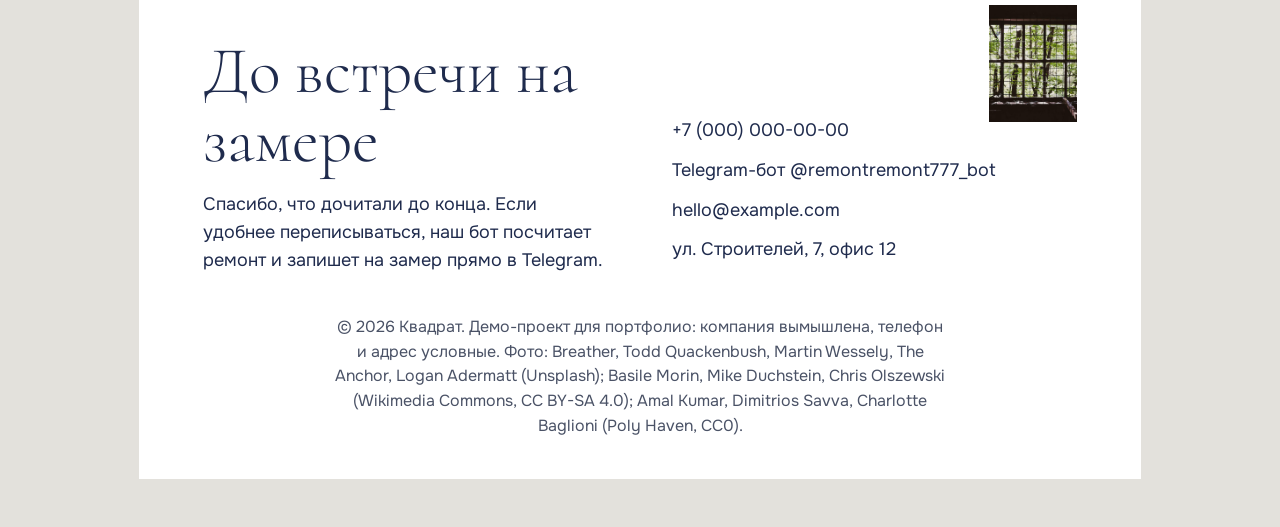
<file: remont/index.html>
<!doctype html>
<html lang="ru">
<head>
<meta charset="utf-8">
<meta name="viewport" content="width=device-width, initial-scale=1, viewport-fit=cover">
<title>Квадрат: ремонт квартир по смете, которая не растёт</title>
<meta name="description" content="Ремонт квартир под ключ с ценой за м², зафиксированной в договоре. Бесплатный замер, фотоотчёт каждую пятницу, гарантия 3 года.">
<link rel="preconnect" href="https://fonts.googleapis.com">
<link rel="preconnect" href="https://fonts.gstatic.com" crossorigin>
<link href="https://fonts.googleapis.com/css2?family=Cormorant:wght@300;400&family=Onest:wght@400;500&display=swap" rel="stylesheet">
<link rel="stylesheet" href="styles.css">
<link rel="icon" href="data:image/svg+xml,%3Csvg xmlns='http://www.w3.org/2000/svg' viewBox='0 0 32 32'%3E%3Crect x='4' y='4' width='24' height='24' fill='%231f2b4d'/%3E%3Crect x='17' y='17' width='11' height='11' fill='%23f7941d'/%3E%3C/svg%3E">
</head>
<body>
<a class="skip" href="#main">К содержанию</a>

<header class="top">
  <a class="wordmark" href="#main" aria-label="Квадрат, на главную"><span class="wordmark__sq" aria-hidden="true"></span>Квадрат</a>
  <nav class="top__nav" aria-label="Разделы">
    <a href="#prices">Цены</a>
    <a href="#calc">Калькулятор</a>
    <a href="#zamer" class="top__zamer">Замер</a>
  </nav>
</header>

<main id="main">

  <!-- 1. Первый экран: фраза, в которую вставлена фотография -->
  <section class="hero" aria-labelledby="hero-title">
    <h1 id="hero-title" class="hero__title">
      <span class="hero__line">
        <span class="hero__word">Ремонт</span>
        <span class="hero__strip" aria-hidden="true"><img src="img/dining-room.jpg" alt="" width="1600" height="1067" fetchpriority="high"></span>
      </span>
      <span class="hero__line hero__line--end"><span class="hero__word">по смете</span></span>
    </h1>
    <p class="hero__lead">Квадрат ремонтирует квартиры под ключ. Цена за квадратный метр записана в договоре и не вырастет, пока идут работы.</p>
    <div class="hero__act">
      <a class="btn btn--accent" href="#calc">Рассчитать стоимость</a>
      <a class="link" href="#zamer">Бесплатный замер</a>
    </div>
  </section>

  <!-- 2. Место: одна фотография на весь экран -->
  <figure class="place" aria-label="Фотография интерьера">
    <div class="place__frame shutter"><img src="img/bathroom-suite.jpg" alt="Светлая ванная комната: две деревянные тумбы с раковинами, зеркала и плитка на полу" width="1600" height="1067" loading="lazy"></div>
    <figcaption>Плитка, свет и сантехника сходятся в одной точке, когда их планируют вместе, ещё до начала работ.</figcaption>
  </figure>

  <!-- 3. Что обещаем: строки с фотографиями на полях -->
  <section class="promises" aria-labelledby="promises-title">
    <h2 id="promises-title" class="promises__title reveal">Цена не вырастет</h2>
    <ol class="rows">
      <li class="row reveal">
        <div class="row__text">
          <h3>Смета не растёт</h3>
          <p>Объёмы считает инженер на замере, а не прораб на глаз. Если мы ошиблись в расчётах, разницу доплачиваем сами.</p>
        </div>
        <figure class="row__pic row__pic--a"><img src="img/plaster.jpg" alt="Старая штукатурка с проступающим кирпичом" width="1600" height="1600" loading="lazy"><figcaption>Старая штукатурка: её снимают до кирпича, а не шпаклюют поверх</figcaption></figure>
      </li>
      <li class="row reveal">
        <div class="row__text">
          <h3>Штраф за просрочку</h3>
          <p>Срок стоит в договоре. За каждый день задержки по нашей вине платим 0,1% от стоимости ремонта.</p>
        </div>
        <figure class="row__pic row__pic--b"><img src="img/tools.jpg" alt="Молоток, топор, клещи и рабочие перчатки на тёмном деревянном полу" width="1600" height="1067" loading="lazy"></figure>
      </li>
      <li class="row reveal">
        <div class="row__text">
          <h3>Фотоотчёт каждую пятницу</h3>
          <p>Фото и видео этапа приходят в мессенджер. Можно вести ремонт из другого города и ни разу не приехать на объект.</p>
        </div>
        <figure class="row__pic row__pic--c"><img src="img/kitchen.jpg" alt="Кухня-гостиная со светлыми фасадами и картами в рамах на стене" width="1600" height="1067" loading="lazy"></figure>
      </li>
      <li class="row reveal">
        <div class="row__text">
          <h3>Оплата по этапам</h3>
          <p>Следующий этап оплачиваете только после приёмки предыдущего. Предоплата 10% идёт на черновые материалы.</p>
        </div>
        <figure class="row__pic row__pic--d"><img src="img/parquet.jpg" alt="Дубовый паркет, уложенный длинными досками" width="1600" height="1600" loading="lazy"></figure>
      </li>
      <li class="row reveal">
        <div class="row__text">
          <h3>Гарантия три года</h3>
          <p>Если что-то пойдёт не так, приедем и исправим бесплатно. Гарантия записана в том же договоре, что и цена.</p>
        </div>
        <figure class="row__pic row__pic--e"><img src="img/tiles.webp" alt="Квадратная серая плитка с узором в шахматном порядке" width="1600" height="1600" loading="lazy"></figure>
      </li>
    </ol>
  </section>

  <!-- 4. Цены, как в меню -->
  <section class="prices" id="prices" aria-labelledby="prices-title">
    <div class="prices__side reveal">
      <h2 id="prices-title">Цены за метр</h2>
      <p>Цена включает работы и черновые материалы. Чистовые подбираем вместе и закупаем по закупочным ценам, с чеками.</p>
      <img src="img/prints.jpg" alt="Три гравюры в рамах над тёмным кожаным диваном" width="1200" height="1600" loading="lazy">
    </div>
    <div class="menu">
      <div class="menu__group reveal">
        <h3>Под ключ, ₽ за м²</h3>
        <div class="item"><div><b>Косметический</b><p>Покраска или обои, новый пол, розетки и свет. От трёх недель.</p></div><span>6 500</span></div>
        <div class="item"><div><b>Капитальный</b><p>Электрика, сантехника, стяжка, выравнивание стен, плитка. От 45 дней.</p></div><span>12 000</span></div>
        <div class="item"><div><b>Дизайнерский</b><p>По дизайн-проекту: скрытые двери, ниши, подсветка, декоративная штукатурка. От 70 дней.</p></div><span>19 000</span></div>
      </div>
      <div class="menu__group reveal">
        <h3>Дополнительно, к стоимости</h3>
        <div class="item"><div><b>Тёплые полы</b><p>Электрические или водяные, с терморегулятором.</p></div><span>+8%</span></div>
        <div class="item"><div><b>Демонтаж</b><p>Старая отделка, перегородки, вывоз мусора.</p></div><span>+6%</span></div>
        <div class="item"><div><b>Кондиционеры</b><p>Трассы прячем в стены до чистовой отделки.</p></div><span>+10%</span></div>
        <div class="item"><div><b>Клининг</b><p>Уборка после ремонта, можно сразу заезжать.</p></div><span>+5%</span></div>
      </div>
      <div class="menu__group reveal">
        <h3>Бесплатно</h3>
        <div class="item"><div><b>Замер</b><p>Инженер приезжает в течение двух дней.</p></div><span>0</span></div>
        <div class="item"><div><b>Смета</b><p>Через два дня после замера, по каждой позиции.</p></div><span>0</span></div>
        <div class="item"><div><b>Дизайн-проект</b><p>При дизайнерском ремонте.</p></div><span>0</span></div>
      </div>
    </div>
  </section>

  <!-- 5. Калькулятор: та самая смета -->
  <section class="calc" id="calc" aria-labelledby="calc-title">
    <div class="calc__controls reveal">
      <h2 id="calc-title">Посчитайте ремонт</h2>
      <p class="calc__note">Предварительно и за минуту. Точную смету инженер составит после замера.</p>

      <div class="field">
        <label class="field__label" for="area">Площадь квартиры <output id="areaOut" for="area">54 м²</output></label>
        <input type="range" id="area" min="20" max="200" step="1" value="54">
      </div>

      <fieldset class="field">
        <legend class="field__label">Тип ремонта</legend>
        <div class="seg">
          <label><input type="radio" name="type" value="cosmetic"><span>Косметический</span></label>
          <label><input type="radio" name="type" value="capital" checked><span>Капитальный</span></label>
          <label><input type="radio" name="type" value="design"><span>Дизайнерский</span></label>
        </div>
      </fieldset>

      <fieldset class="field">
        <legend class="field__label">Дополнительно</legend>
        <div class="chips">
          <label><input type="checkbox" value="floor"><span>Тёплые полы</span></label>
          <label><input type="checkbox" value="demolition"><span>Демонтаж</span></label>
          <label><input type="checkbox" value="ac"><span>Кондиционеры</span></label>
          <label><input type="checkbox" value="cleaning"><span>Клининг</span></label>
        </div>
      </fieldset>
    </div>

    <article class="sheet reveal" aria-live="polite" aria-label="Предварительная смета">
      <header class="sheet__head">
        <p class="sheet__title">Смета</p>
        <p class="sheet__sub" id="sheetSub">54 м², капитальный ремонт</p>
      </header>
      <div class="sheet__lines" id="lines"></div>
      <div class="sheet__total">
        <span>Итого</span>
        <b id="total">648 000 ₽</b>
      </div>
      <p class="sheet__days">Срок: <b id="days">46 дней</b></p>
      <a class="btn btn--accent btn--wide" href="#zamer" id="fix">Зафиксировать цену</a>
      <p class="sheet__fine">Расчёт не является офертой. Цена фиксируется в договоре после замера.</p>
    </article>
  </section>

  <!-- 6. Как идёт ремонт: лента моментов -->
  <section class="moments" aria-labelledby="moments-title">
    <div class="moments__head">
      <h2 id="moments-title" class="reveal">Как идёт ремонт</h2>
      <div class="moments__btns">
        <button type="button" class="sqbtn" id="prev" aria-label="Назад"><svg viewBox="0 0 24 24" aria-hidden="true"><path d="M15 5l-7 7 7 7"/></svg></button>
        <button type="button" class="sqbtn" id="next" aria-label="Вперёд"><svg viewBox="0 0 24 24" aria-hidden="true"><path d="M9 5l7 7-7 7"/></svg></button>
      </div>
    </div>
    <div class="moments__bar" aria-hidden="true"><span id="bar"></span></div>
    <ol class="moments__row" id="row" tabindex="0" aria-label="Этапы ремонта, листаются вбок">
      <li class="moment" style="--gap:96px"><h3>Вы звоните</h3><p>Или оставляете заявку на сайте. Перезваниваем за 15 минут в рабочее время.</p><img src="img/chair-dusk.jpg" alt="Деревянный стул у окна с занавеской в сумерках" width="1000" height="563" loading="lazy"></li>
      <li class="moment" style="--gap:40px"><h3>Инженер на замере</h3><p>Обмеры, фото, разговор о задаче. Бесплатно и ни к чему не обязывает.</p><img src="img/tools.jpg" alt="Строительные инструменты на деревянном полу" width="1600" height="1067" loading="lazy"></li>
      <li class="moment" style="--gap:132px"><h3>Через два дня смета</h3><p>По каждой работе и материалу. Итоговую цену записываем в договор.</p><img src="img/plaster.jpg" alt="Стена со старой штукатуркой" width="1600" height="1600" loading="lazy"></li>
      <li class="moment" style="--gap:72px"><h3>Начинаем работы</h3><p>По графику из договора. Черновые материалы закупаем и привозим сами.</p><img src="img/parquet.jpg" alt="Паркет из дубовых досок" width="1600" height="1600" loading="lazy"></li>
      <li class="moment" style="--gap:116px"><h3>Пятница, отчёт</h3><p>Фото и видео этапа в мессенджер. Этап принимаете онлайн и оплачиваете только его.</p><img src="img/kitchen.jpg" alt="Светлая кухня-гостиная" width="1600" height="1067" loading="lazy"></li>
      <li class="moment" style="--gap:56px"><h3>Приёмка по чек-листу</h3><p>Проходим каждую позицию вместе. Дальше действует гарантия на три года.</p><img src="img/bathroom-villa.jpg" alt="Белая ванная комната с двойной раковиной и плиткой" width="1600" height="1600" loading="lazy"></li>
    </ol>
  </section>

  <!-- 7. Вопросы рядом с высокой фотографией -->
  <section class="faq" aria-labelledby="faq-title">
    <div class="faq__text">
      <h2 id="faq-title" class="reveal">Что спрашивают до замера</h2>
      <ul class="facts reveal">
        <li>Ежедневно с 9:00 до 21:00</li>
        <li>Замер в течение двух дней после звонка</li>
        <li>Только квартиры: новостройки и вторичка</li>
      </ul>
      <div class="acc reveal">
        <details><summary>Сколько стоит замер?</summary><p>Замер и смета бесплатны и ни к чему не обязывают. Если не договоримся, вы ничего не платите.</p></details>
        <details><summary>Можно закупать материалы самим?</summary><p>Да. Дадим точный список с количеством, чтобы ничего не пришлось докупать. Или закупим сами по закупочным ценам с чеками.</p></details>
        <details><summary>Как проходит оплата?</summary><p>По этапам: за следующий этап платите после приёмки предыдущего. Предоплата 10% идёт на черновые материалы.</p></details>
        <details><summary>Нужно ли присутствовать на объекте?</summary><p>Нет. Фото- и видеоотчёты каждую пятницу и онлайн-приёмка позволяют вести ремонт удалённо.</p></details>
        <details><summary>Что, если смета окажется мала?</summary><p>Разницу оплачиваем мы. Цена в договоре окончательная, если вы сами не меняете объём работ.</p></details>
        <details><summary>Работаете с домами и офисами?</summary><p>Нет, только с квартирами. Так мы точнее считаем сроки и цену.</p></details>
      </div>
      <div class="faq__act reveal">
        <a class="btn btn--ink" href="#zamer">Записаться на замер</a>
        <a class="link" href="tel:+70000000000">Позвонить</a>
      </div>
    </div>
    <div class="faq__pics">
      <img class="faq__tall" src="img/bathroom-villa.jpg" alt="Ванная комната в белой плитке с двойной раковиной и полотенцесушителем" width="1600" height="1600" loading="lazy">
      <img class="faq__sq" src="img/marble.webp" alt="Мраморная мозаичная плитка" width="1600" height="1600" loading="lazy">
    </div>
  </section>

  <!-- 8. Заявка: карточка на фотографии -->
  <section class="visit" id="zamer" aria-labelledby="zamer-title">
    <img class="visit__photo" src="img/stair-opening.jpg" alt="Белая стена с узким проёмом, за которым видна светлая лестница" width="1600" height="1067" loading="lazy">
    <div class="card">
      <h2 id="zamer-title">Бесплатный замер</h2>
      <dl class="card__hours">
        <div><dt>Пн–Пт</dt><dd>9:00–21:00</dd></div>
        <div><dt>Сб–Вс</dt><dd>10:00–18:00</dd></div>
      </dl>
      <p class="card__phone"><a href="tel:+70000000000">+7 (000) 000-00-00</a></p>
      <p class="card__calc" id="calcInfo" hidden></p>
      <form id="lead" class="card__form" novalidate>
        <label for="f-name">Как вас зовут</label>
        <input id="f-name" name="name" autocomplete="name" required>
        <label for="f-phone">Телефон</label>
        <input id="f-phone" name="phone" type="tel" inputmode="tel" placeholder="+7 (___) ___-__-__" autocomplete="tel" required>
        <input type="hidden" name="calc">
        <p class="card__err" id="formErr" aria-live="polite"></p>
        <button class="btn btn--accent btn--wide" type="submit">Записаться на замер</button>
        <p class="card__fine">Нажимая кнопку, вы соглашаетесь на обработку персональных данных.</p>
      </form>
      <div class="card__ok" id="ok" hidden>
        <p><b>Заявка принята.</b> Перезвоним в течение 15 минут в рабочее время.</p>
        <p class="card__fine">Это демо-сайт: заявка никуда не отправлена.</p>
      </div>
    </div>
  </section>
</main>

<footer class="foot">
  <div class="postcard">
    <div class="postcard__msg">
      <p class="postcard__sign">До встречи на замере</p>
      <p>Спасибо, что дочитали до конца. Если удобнее переписываться, наш бот посчитает ремонт и запишет на замер прямо в Telegram.</p>
    </div>
    <div class="postcard__addr">
      <img class="stamp" src="img/window.jpg" alt="" width="1600" height="1067" loading="lazy">
      <a href="tel:+70000000000">+7 (000) 000-00-00</a>
      <a href="https://t.me/remontremont777_bot">Telegram-бот @remontremont777_bot</a>
      <a href="mailto:hello@example.com">hello@example.com</a>
      <span>ул. Строителей, 7, офис 12</span>
    </div>
    <p class="postcard__imprint">© 2026 Квадрат. Демо-проект для портфолио: компания вымышлена, телефон и адрес условные.
      Фото: Breather, Todd Quackenbush, Martin Wessely, The Anchor, Logan Adermatt (Unsplash); Basile Morin, Mike Duchstein, Chris Olszewski (Wikimedia Commons, CC BY-SA 4.0); Amal Kumar, Dimitrios Savva, Charlotte Baglioni (Poly Haven, CC0).</p>
  </div>
</footer>

<script src="main.js"></script>
</body>
</html>
</file>
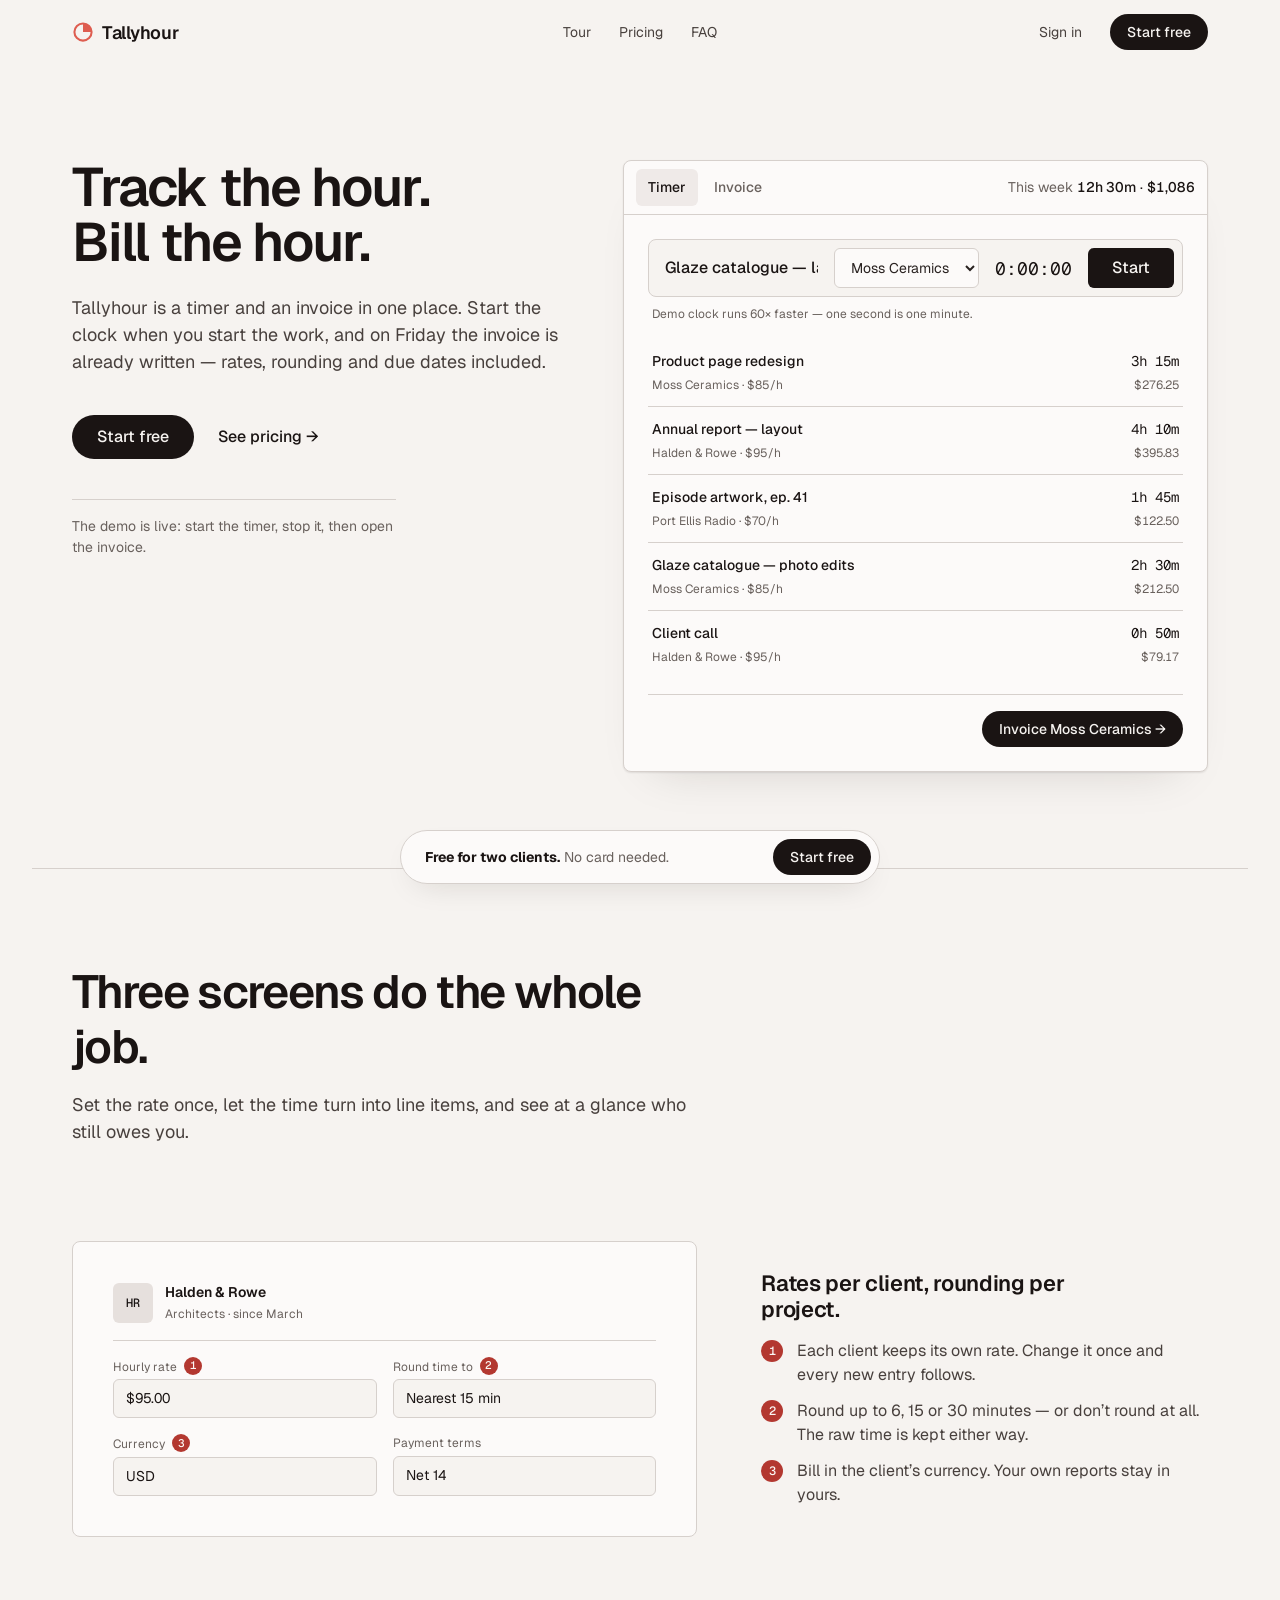
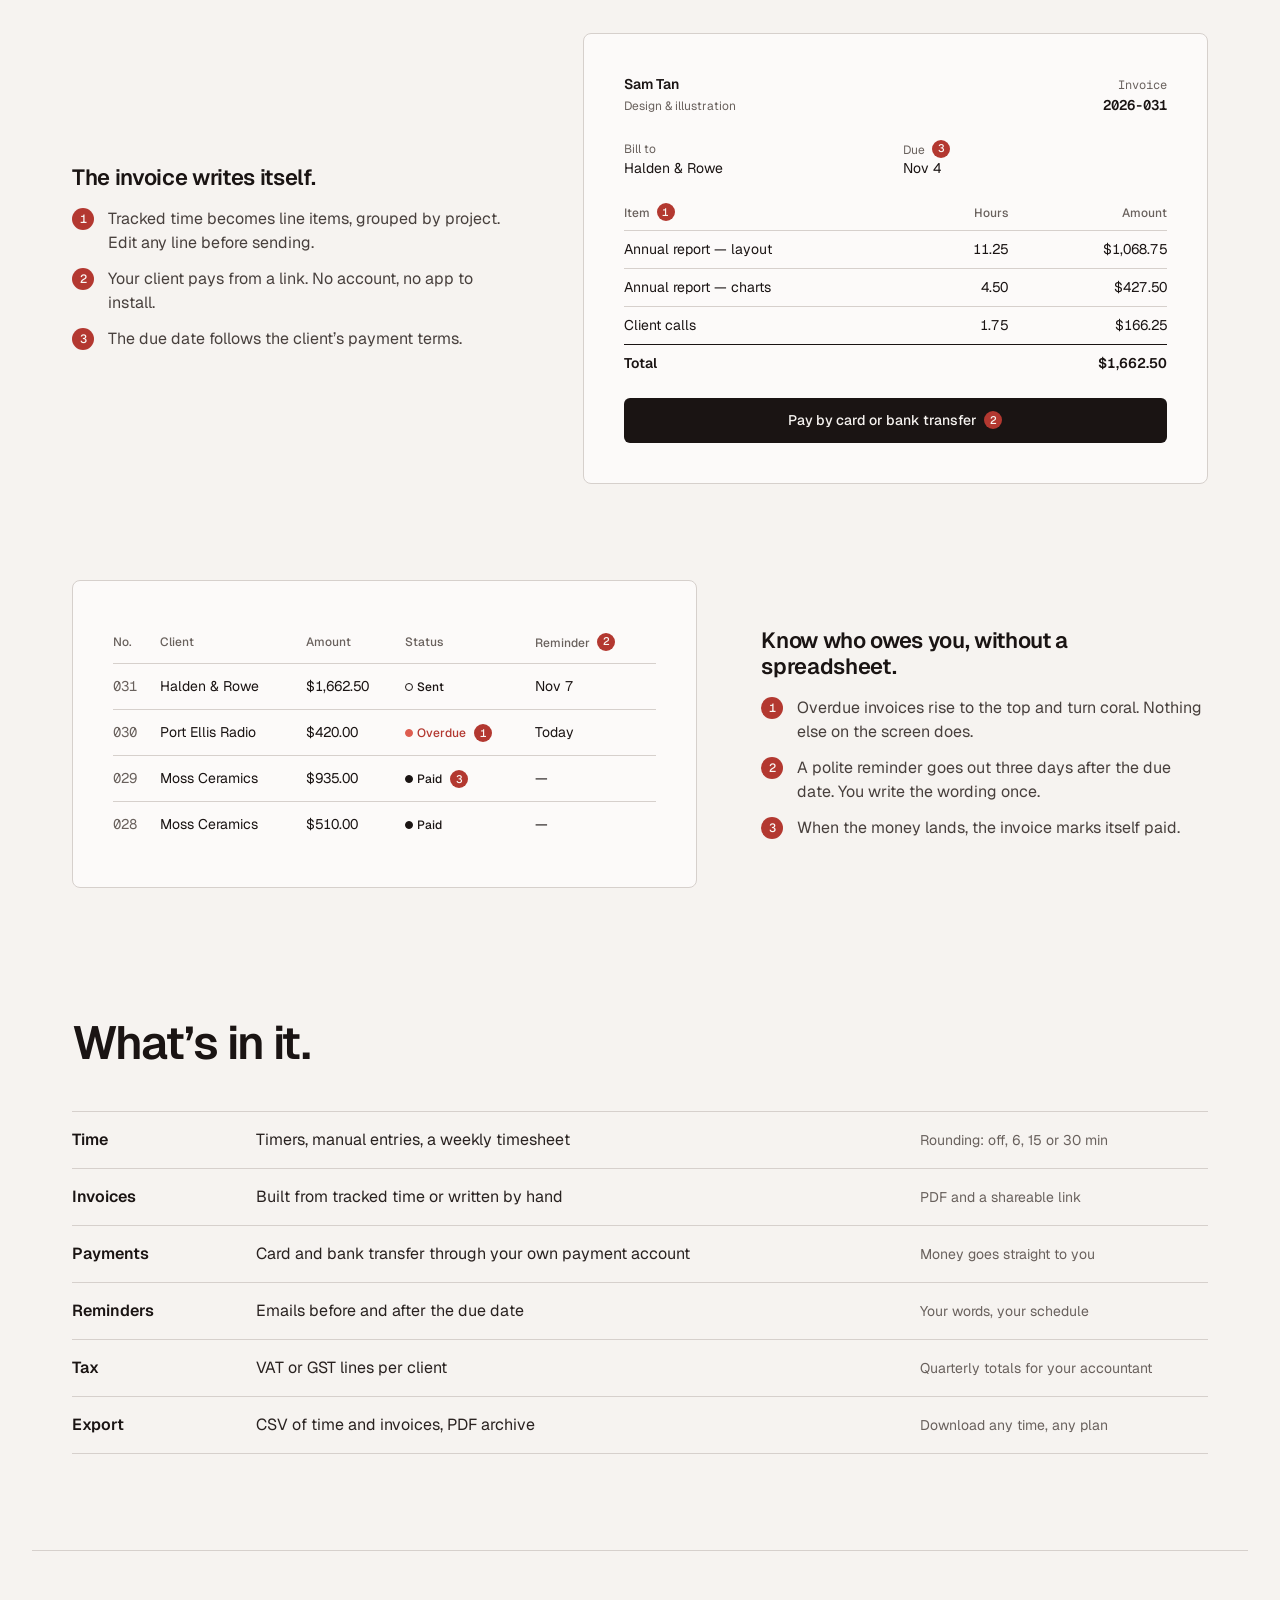
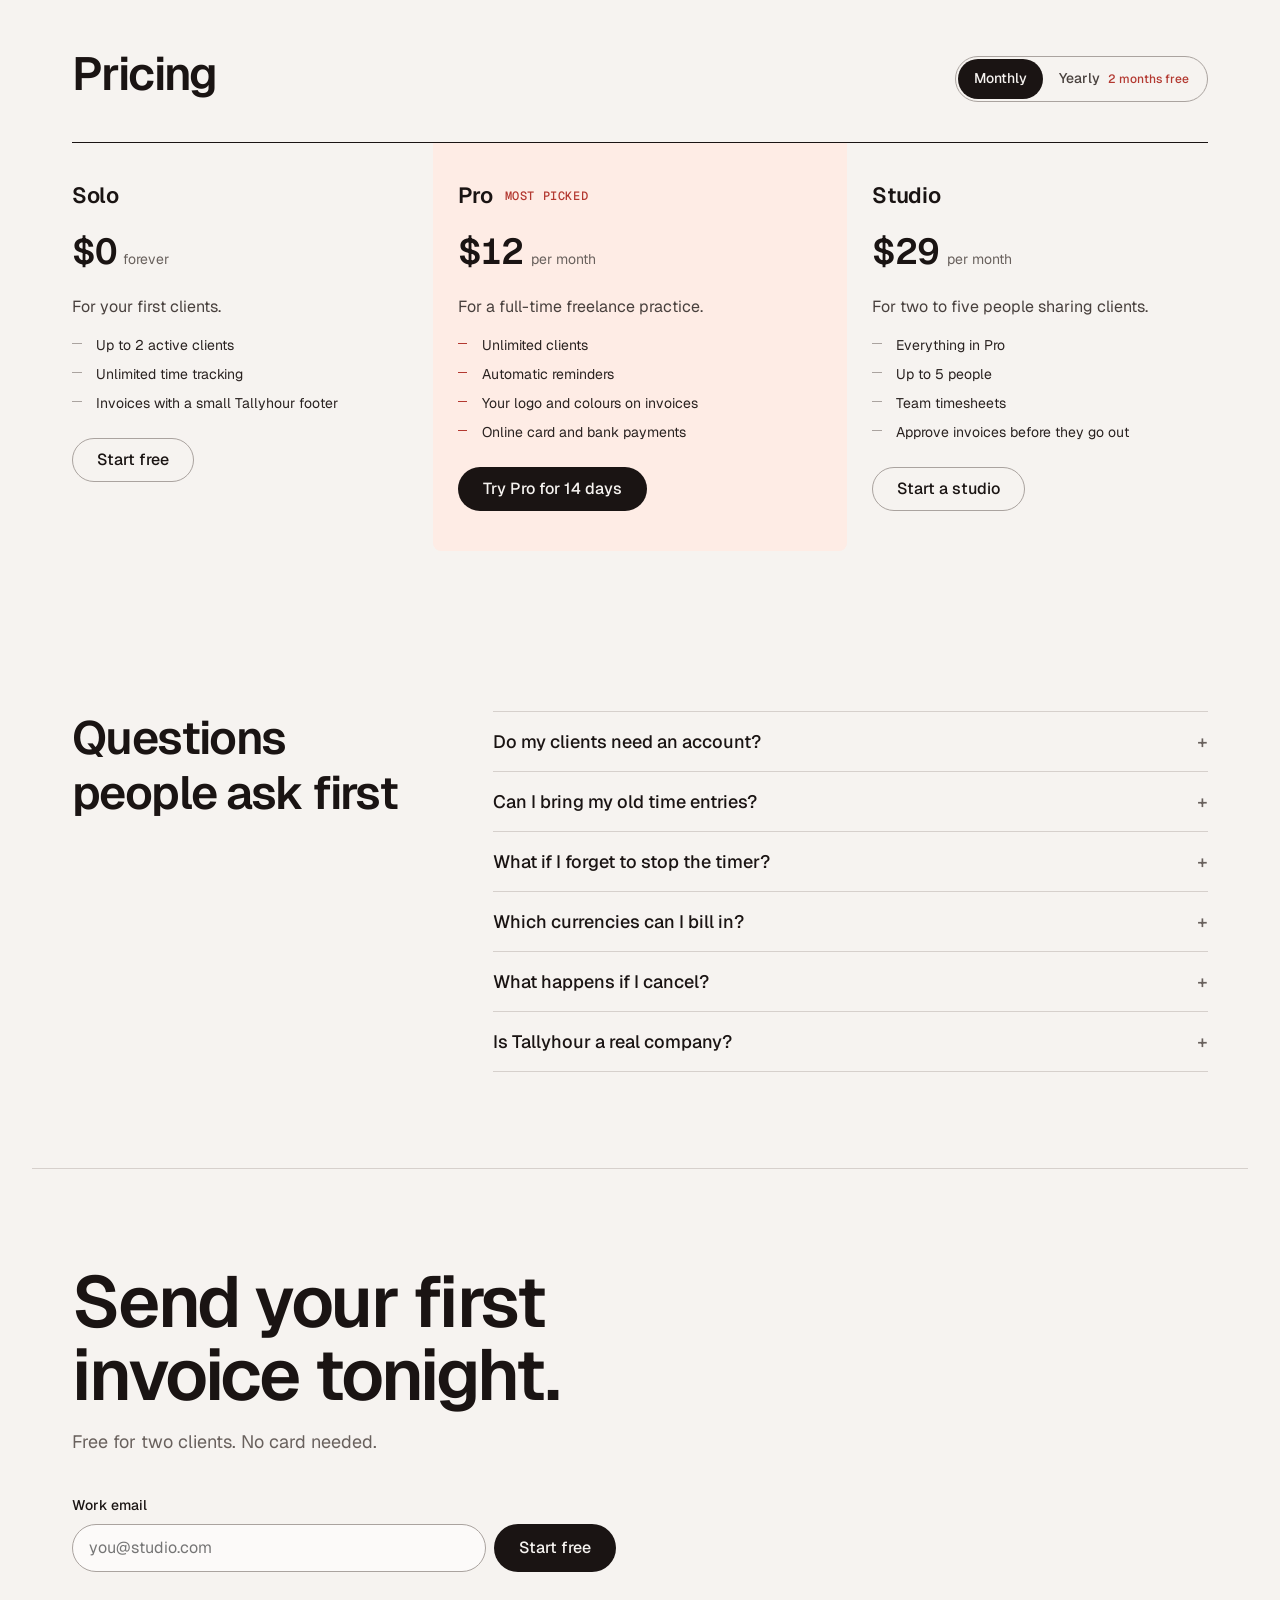
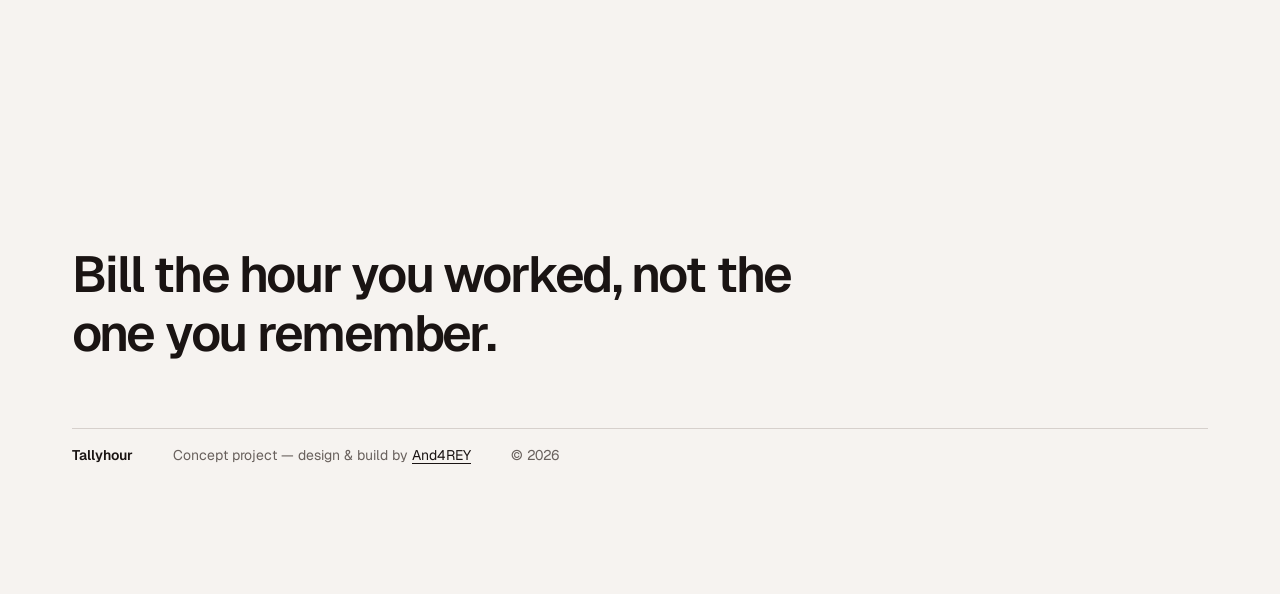
<file: tallyhour/index.html>
<!doctype html>
<html lang="en">
<head>
  <meta charset="utf-8">
  <meta name="viewport" content="width=device-width, initial-scale=1, viewport-fit=cover">
  <title>Tallyhour — time tracking and invoices for freelancers</title>
  <meta name="description" content="Track the hours, turn them into an invoice, get paid. A concept product for freelancers.">
  <link rel="preconnect" href="https://fonts.googleapis.com">
  <link rel="preconnect" href="https://fonts.gstatic.com" crossorigin>
  <link href="https://fonts.googleapis.com/css2?family=Geist:wght@400;500;600;700&family=Geist+Mono:wght@400;500&display=swap" rel="stylesheet">
  <link rel="stylesheet" href="tokens.css">
  <link rel="stylesheet" href="styles.css">
  <link rel="icon" href="data:image/svg+xml,%3Csvg xmlns='http://www.w3.org/2000/svg' viewBox='0 0 32 32'%3E%3Ccircle cx='16' cy='16' r='13' fill='none' stroke='%23d9533f' stroke-width='4'/%3E%3Cpath d='M16 16V3a13 13 0 0 1 13 13z' fill='%23d9533f'/%3E%3C/svg%3E">
</head>
<body>
  <a class="skip" href="#main">Skip to content</a>

  <header class="nav" id="nav">
    <div class="nav__inner">
      <a class="nav__brand" href="#top" aria-label="Tallyhour home">
        <svg class="mark" viewBox="0 0 32 32" aria-hidden="true"><circle cx="16" cy="16" r="12.5" /><path d="M16 16V3.5A12.5 12.5 0 0 1 28.5 16z" /></svg>
        Tallyhour
      </a>
      <nav class="nav__center" aria-label="Main">
        <a class="nav__link" href="#tour">Tour</a>
        <a class="nav__link" href="#pricing">Pricing</a>
        <a class="nav__link" href="#faq">FAQ</a>
      </nav>
      <div class="nav__right">
        <a class="nav__link nav__signin" href="#signup">Sign in</a>
        <a class="btn btn--ink btn--sm" href="#signup">Start free</a>
      </div>
    </div>
  </header>

  <main id="main">
    <section class="hero" id="top">
      <div class="hero__text">
        <h1 class="hero__title"><span>Track the hour.</span> <span>Bill the hour.</span></h1>
        <p class="hero__lede">Tallyhour is a timer and an invoice in one place. Start the clock when you start the work, and on Friday the invoice is already written — rates, rounding and due dates included.</p>
        <div class="hero__actions">
          <a class="btn btn--ink" href="#signup">Start free</a>
          <a class="link-arrow" href="#pricing">See pricing</a>
        </div>
        <p class="hero__note">The demo is live: start the timer, stop it, then open the invoice.</p>
      </div>

      <figure class="app" id="app" aria-label="Interactive demo: timer and invoice">
        <div class="app__tabs" role="tablist" aria-label="Demo view">
          <button class="app__tab" role="tab" id="tab-timer" aria-controls="panel-timer" aria-selected="true">Timer</button>
          <button class="app__tab" role="tab" id="tab-invoice" aria-controls="panel-invoice" aria-selected="false" tabindex="-1">Invoice</button>
          <span class="app__week"><span class="muted">This week</span> <b id="week-hours" class="tnum">0h 00m</b> · <b id="week-amount" class="tnum">$0</b></span>
        </div>

        <div class="app__panel" id="panel-timer" role="tabpanel" aria-labelledby="tab-timer">
          <form class="timer" id="timer-form" autocomplete="off">
            <label class="sr-only" for="t-desc">What are you working on?</label>
            <input class="timer__desc" id="t-desc" name="desc" maxlength="60" value="Glaze catalogue — layout" placeholder="What are you working on?">
            <label class="sr-only" for="t-client">Client</label>
            <select class="timer__client" id="t-client" name="client"></select>
            <output class="timer__clock tnum" id="t-clock" aria-live="off">0:00:00</output>
            <button class="timer__btn" id="t-toggle" type="submit" aria-pressed="false">Start</button>
          </form>
          <p class="app__hint muted">Demo clock runs 60× faster — one second is one minute.</p>
          <ol class="entries" id="entries" aria-label="Time entries this week"></ol>
          <div class="app__foot">
            <button class="btn btn--ink btn--sm" id="to-invoice" type="button">Invoice client</button>
          </div>
        </div>

        <div class="app__panel" id="panel-invoice" role="tabpanel" aria-labelledby="tab-invoice" hidden>
          <article class="invoice" id="invoice" aria-live="polite"></article>
        </div>
      </figure>
    </section>

    <section class="tour" id="tour" aria-labelledby="tour-title">
      <div class="section-head">
        <h2 id="tour-title">Three screens do the whole job.</h2>
        <p>Set the rate once, let the time turn into line items, and see at a glance who still owes you.</p>
      </div>

      <div class="shot">
        <figure class="shot__ui ui-settings" aria-label="Client settings screen">
          <div class="ui-head">
            <span class="ui-avatar" aria-hidden="true">HR</span>
            <div><b>Halden &amp; Rowe</b><span class="muted">Architects · since March</span></div>
          </div>
          <dl class="ui-fields">
            <div><dt>Hourly rate <i class="pin">1</i></dt><dd class="ui-input tnum">$95.00</dd></div>
            <div><dt>Round time to <i class="pin">2</i></dt><dd class="ui-input">Nearest 15 min</dd></div>
            <div><dt>Currency <i class="pin">3</i></dt><dd class="ui-input">USD</dd></div>
            <div><dt>Payment terms</dt><dd class="ui-input">Net 14</dd></div>
          </dl>
        </figure>
        <div class="shot__text">
          <h3>Rates per client, rounding per project.</h3>
          <ol class="legend">
            <li>Each client keeps its own rate. Change it once and every new entry follows.</li>
            <li>Round up to 6, 15 or 30 minutes — or don’t round at all. The raw time is kept either way.</li>
            <li>Bill in the client’s currency. Your own reports stay in yours.</li>
          </ol>
        </div>
      </div>

      <div class="shot shot--flip">
        <figure class="shot__ui ui-invoice" aria-label="Invoice screen">
          <div class="ui-inv-top">
            <div><b>Sam Tan</b><span class="muted">Design &amp; illustration</span></div>
            <div class="ui-inv-no"><span class="muted">Invoice</span> <b class="tnum">2026-031</b></div>
          </div>
          <div class="ui-inv-meta">
            <div><span class="muted">Bill to</span>Halden &amp; Rowe</div>
            <div><span class="muted">Due <i class="pin">3</i></span><span class="tnum">Nov 4</span></div>
          </div>
          <table class="ui-lines tnum">
            <thead><tr><th>Item <i class="pin">1</i></th><th>Hours</th><th>Amount</th></tr></thead>
            <tbody>
              <tr><td>Annual report — layout</td><td>11.25</td><td>$1,068.75</td></tr>
              <tr><td>Annual report — charts</td><td>4.50</td><td>$427.50</td></tr>
              <tr><td>Client calls</td><td>1.75</td><td>$166.25</td></tr>
            </tbody>
            <tfoot><tr><td colspan="2">Total</td><td>$1,662.50</td></tr></tfoot>
          </table>
          <div class="ui-pay">Pay by card or bank transfer <i class="pin">2</i></div>
        </figure>
        <div class="shot__text">
          <h3>The invoice writes itself.</h3>
          <ol class="legend">
            <li>Tracked time becomes line items, grouped by project. Edit any line before sending.</li>
            <li>Your client pays from a link. No account, no app to install.</li>
            <li>The due date follows the client’s payment terms.</li>
          </ol>
        </div>
      </div>

      <div class="shot">
        <figure class="shot__ui ui-ledger" aria-label="Invoices overview screen">
          <table class="tnum">
            <thead><tr><th>No.</th><th>Client</th><th>Amount</th><th>Status</th><th class="hide-sm">Reminder <i class="pin">2</i></th></tr></thead>
            <tbody>
              <tr><td>031</td><td>Halden &amp; Rowe</td><td>$1,662.50</td><td><span class="status status--sent">Sent</span></td><td class="hide-sm muted">Nov 7</td></tr>
              <tr><td>030</td><td>Port Ellis Radio</td><td>$420.00</td><td><span class="status status--late">Overdue <i class="pin">1</i></span></td><td class="hide-sm">Today</td></tr>
              <tr><td>029</td><td>Moss Ceramics</td><td>$935.00</td><td><span class="status status--paid">Paid <i class="pin">3</i></span></td><td class="hide-sm muted">—</td></tr>
              <tr><td>028</td><td>Moss Ceramics</td><td>$510.00</td><td><span class="status status--paid">Paid</span></td><td class="hide-sm muted">—</td></tr>
            </tbody>
          </table>
        </figure>
        <div class="shot__text">
          <h3>Know who owes you, without a spreadsheet.</h3>
          <ol class="legend">
            <li>Overdue invoices rise to the top and turn coral. Nothing else on the screen does.</li>
            <li>A polite reminder goes out three days after the due date. You write the wording once.</li>
            <li>When the money lands, the invoice marks itself paid.</li>
          </ol>
        </div>
      </div>
    </section>

    <section class="spec" aria-labelledby="spec-title">
      <h2 id="spec-title">What’s in it.</h2>
      <table class="spec__table">
        <tbody>
          <tr><th scope="row">Time</th><td>Timers, manual entries, a weekly timesheet</td><td class="muted">Rounding: off, 6, 15 or 30 min</td></tr>
          <tr><th scope="row">Invoices</th><td>Built from tracked time or written by hand</td><td class="muted">PDF and a shareable link</td></tr>
          <tr><th scope="row">Payments</th><td>Card and bank transfer through your own payment account</td><td class="muted">Money goes straight to you</td></tr>
          <tr><th scope="row">Reminders</th><td>Emails before and after the due date</td><td class="muted">Your words, your schedule</td></tr>
          <tr><th scope="row">Tax</th><td>VAT or GST lines per client</td><td class="muted">Quarterly totals for your accountant</td></tr>
          <tr><th scope="row">Export</th><td>CSV of time and invoices, PDF archive</td><td class="muted">Download any time, any plan</td></tr>
        </tbody>
      </table>
    </section>

    <section class="pricing" id="pricing" aria-labelledby="pricing-title">
      <div class="pricing__head">
        <h2 id="pricing-title">Pricing</h2>
        <fieldset class="billing">
          <legend class="sr-only">Billing period</legend>
          <input type="radio" name="billing" id="bill-month" value="month" checked>
          <label for="bill-month">Monthly</label>
          <input type="radio" name="billing" id="bill-year" value="year">
          <label for="bill-year">Yearly <span class="billing__save">2 months free</span></label>
        </fieldset>
      </div>

      <div class="plans">
        <div class="plan">
          <h3>Solo</h3>
          <p class="plan__price"><span class="tnum" data-month="0" data-year="0">$0</span><span class="plan__per muted">forever</span></p>
          <p class="plan__for">For your first clients.</p>
          <ul>
            <li>Up to 2 active clients</li>
            <li>Unlimited time tracking</li>
            <li>Invoices with a small Tallyhour footer</li>
          </ul>
          <a class="btn btn--line" href="#signup">Start free</a>
        </div>
        <div class="plan plan--main">
          <h3>Pro <span class="plan__tag">Most picked</span></h3>
          <p class="plan__price"><span class="tnum" data-month="12" data-year="10">$12</span><span class="plan__per muted" data-month="per month" data-year="per month, billed $120 yearly">per month</span></p>
          <p class="plan__for">For a full-time freelance practice.</p>
          <ul>
            <li>Unlimited clients</li>
            <li>Automatic reminders</li>
            <li>Your logo and colours on invoices</li>
            <li>Online card and bank payments</li>
          </ul>
          <a class="btn btn--ink" href="#signup">Try Pro for 14 days</a>
        </div>
        <div class="plan">
          <h3>Studio</h3>
          <p class="plan__price"><span class="tnum" data-month="29" data-year="24">$29</span><span class="plan__per muted" data-month="per month" data-year="per month, billed $290 yearly">per month</span></p>
          <p class="plan__for">For two to five people sharing clients.</p>
          <ul>
            <li>Everything in Pro</li>
            <li>Up to 5 people</li>
            <li>Team timesheets</li>
            <li>Approve invoices before they go out</li>
          </ul>
          <a class="btn btn--line" href="#signup">Start a studio</a>
        </div>
      </div>
    </section>

    <section class="faq" id="faq" aria-labelledby="faq-title">
      <h2 id="faq-title">Questions people ask first</h2>
      <div class="faq__list">
        <details>
          <summary>Do my clients need an account?</summary>
          <div class="faq__a"><p>No. They get a link to the invoice and can pay or download the PDF without signing up for anything.</p></div>
        </details>
        <details>
          <summary>Can I bring my old time entries?</summary>
          <div class="faq__a"><p>Yes — import a CSV with a date, client, description and duration. The column names don’t have to match; you map them once and Tallyhour remembers.</p></div>
        </details>
        <details>
          <summary>What if I forget to stop the timer?</summary>
          <div class="faq__a"><p>A timer that runs past ten hours pauses itself and asks you about it the next morning. Fix the entry and the invoice uses the corrected time.</p></div>
        </details>
        <details>
          <summary>Which currencies can I bill in?</summary>
          <div class="faq__a"><p>Any. Each client has its own currency; your reports convert everything to yours at the rate of the invoice date.</p></div>
        </details>
        <details>
          <summary>What happens if I cancel?</summary>
          <div class="faq__a"><p>You drop to Solo. Every invoice, PDF and export stays downloadable — nothing is deleted.</p></div>
        </details>
        <details>
          <summary>Is Tallyhour a real company?</summary>
          <div class="faq__a"><p>No — it’s a concept project. The design and the working demo at the top of the page are real; the business behind them isn’t.</p></div>
        </details>
      </div>
    </section>

    <section class="signup" id="signup" aria-labelledby="signup-title">
      <h2 id="signup-title">Send your first invoice tonight.</h2>
      <p class="muted">Free for two clients. No card needed.</p>
      <form class="cta-form" id="signup-form" novalidate>
        <label for="email">Work email</label>
        <div class="cta-form__row">
          <input id="email" name="email" type="email" autocomplete="email" placeholder="you@studio.com" required aria-describedby="email-msg">
          <button class="btn btn--ink" type="submit">Start free</button>
        </div>
        <p class="cta-form__msg" id="email-msg" aria-live="polite"></p>
      </form>
    </section>
  </main>

  <aside class="cta-bar" id="cta-bar" aria-label="Sign up" hidden>
    <p><b>Free for two clients.</b> <span class="muted hide-sm">No card needed.</span></p>
    <a class="btn btn--ink btn--sm" href="#signup">Start free</a>
  </aside>

  <footer class="foot">
    <p class="foot__statement">Bill the hour you worked, not the one you remember.</p>
    <div class="foot__meta">
      <span class="foot__brand">Tallyhour</span>
      <span>Concept project — design &amp; build by <a href="https://and4rey.github.io/portfolio/">And4REY</a></span>
      <span class="tnum">© 2026</span>
    </div>
  </footer>

  <script src="app.js"></script>
</body>
</html>
</file>
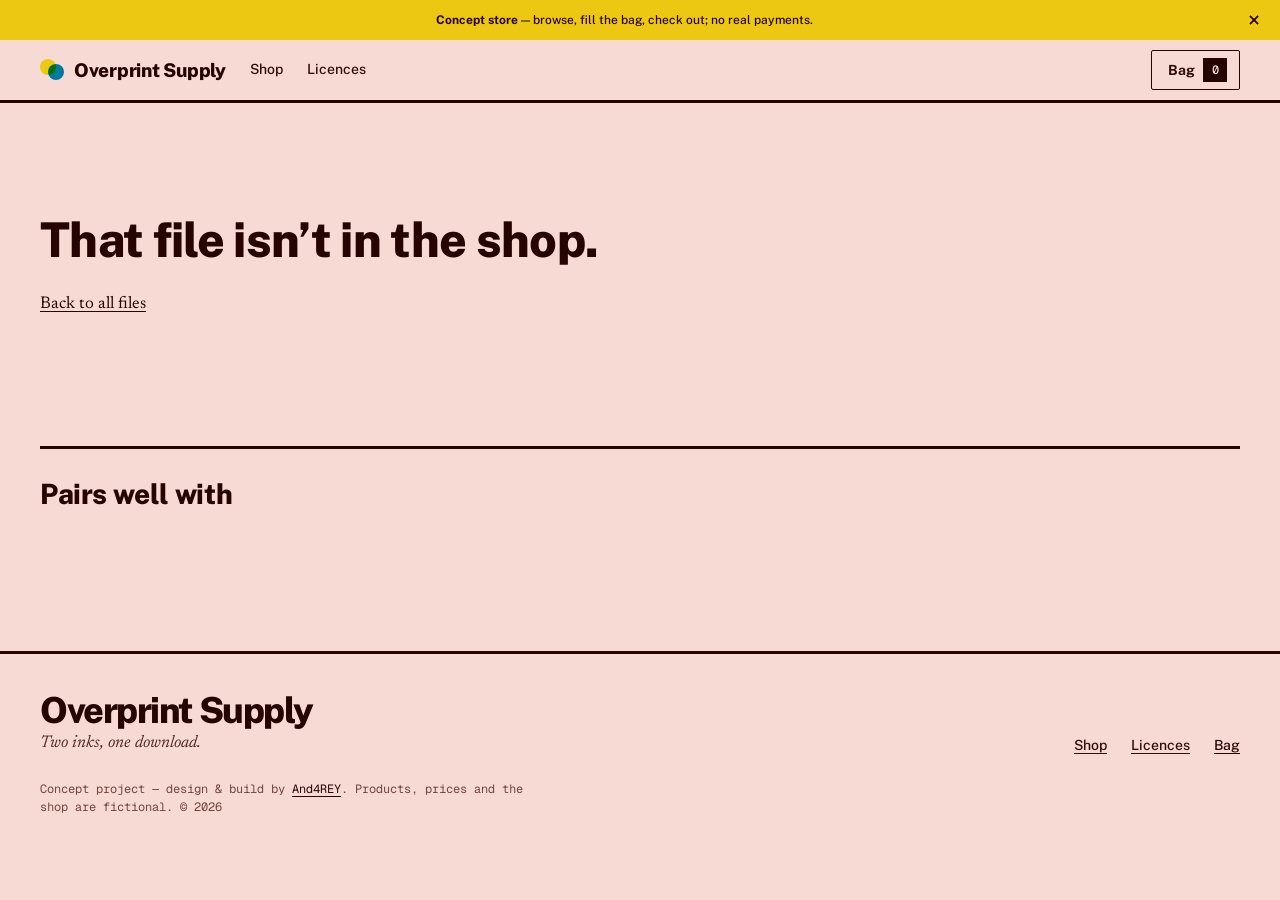
<file: overprint/product.html>
<!doctype html>
<html lang="en">
<head>
  <meta charset="utf-8">
  <meta name="viewport" content="width=device-width, initial-scale=1, viewport-fit=cover">
  <title>Overprint Supply</title>
  <meta name="description" content="Riso textures, print templates, icons and brushes. A concept store.">
  <link rel="preconnect" href="https://fonts.googleapis.com">
  <link rel="preconnect" href="https://fonts.gstatic.com" crossorigin>
  <link href="https://fonts.googleapis.com/css2?family=Public+Sans:wght@500;700;800&family=Newsreader:opsz,wght@6..72,400;6..72,500&family=Geist+Mono:wght@400;500&display=swap" rel="stylesheet">
  <link rel="stylesheet" href="tokens.css">
  <link rel="stylesheet" href="styles.css">
  <link rel="icon" href="data:image/svg+xml,%3Csvg xmlns='http://www.w3.org/2000/svg' viewBox='0 0 32 32'%3E%3Ccircle cx='13' cy='14' r='10' fill='%23f2d544'/%3E%3Ccircle cx='19' cy='18' r='10' fill='%230093c4' style='mix-blend-mode:multiply'/%3E%3C/svg%3E">
</head>
<body data-page="product">
  <a class="skip" href="#main">Skip to content</a>

  <header class="nav" id="nav">
    <div class="nav__banner">
      <p class="nav__banner-text"><b>Concept store</b> — <span class="hide-sm">browse, fill the bag, check out; </span>no real payments.</p>
      <button class="nav__banner-x" id="banner-x" type="button" aria-label="Dismiss notice">×</button>
    </div>
    <div class="nav__bar">
      <div class="nav__bar-inner">
        <a class="brand" href="./"><span class="brand__mark" aria-hidden="true"></span>Overprint Supply</a>
        <nav class="nav__links" aria-label="Main">
          <a href="./">Shop</a>
          <a href="./#licences">Licences</a>
        </nav>
        <button class="bag-btn" type="button" data-open-bag aria-label="Bag">Bag <span class="bag-btn__count" data-bag-count>0</span></button>
      </div>
    </div>
  </header>

  <main id="main" class="page">
    <article class="pd" id="product" aria-live="polite"></article>
    <section class="related" aria-labelledby="related-title">
      <h2 id="related-title">Pairs well with</h2>
      <div class="grid grid--four" id="related"></div>
    </section>
  </main>

  <footer class="foot">
    <div class="foot__mast">
      <p class="foot__word">Overprint Supply</p>
      <p class="foot__tag">Two inks, one download.</p>
    </div>
    <div class="foot__links">
      <a href="./">Shop</a>
      <a href="./#licences">Licences</a>
      <button class="link" type="button" data-open-bag>Bag</button>
    </div>
    <p class="foot__credit">Concept project — design &amp; build by <a href="https://and4rey.github.io/portfolio/">And4REY</a>. Products, prices and the shop are fictional. © 2026</p>
  </footer>

  <div class="scrim" id="scrim" hidden></div>
  <aside class="bag" id="bag" role="dialog" aria-modal="true" aria-labelledby="bag-title" hidden>
    <div class="bag__head">
      <h2 id="bag-title">Bag</h2>
      <button class="bag__close" id="bag-close" type="button" aria-label="Close bag">×</button>
    </div>
    <div class="bag__step" data-step="items">
      <ul class="bag__items" id="bag-items"></ul>
      <div class="bag__foot">
        <p class="bag__total"><span>Total</span><b id="bag-total">$0</b></p>
        <button class="btn btn--ink btn--wide" type="button" id="to-checkout">Checkout</button>
      </div>
    </div>
    <div class="bag__step" data-step="checkout" hidden>
      <form class="checkout" id="checkout-form" novalidate>
        <label for="co-email">Email for the download links</label>
        <input id="co-email" type="email" autocomplete="email" placeholder="you@studio.com" aria-describedby="co-msg" required>
        <p class="checkout__msg" id="co-msg" aria-live="polite"></p>
        <p class="checkout__note">Payment would happen on the next screen. This is a concept store, so it stops here.</p>
        <button class="btn btn--ink btn--wide" type="submit">Place order</button>
        <button class="link" type="button" id="co-back">Back to bag</button>
      </form>
    </div>
    <div class="bag__step" data-step="done" hidden>
      <p class="done__title">Order placed.</p>
      <p class="done__text" id="done-text"></p>
      <button class="btn btn--ink btn--wide" type="button" id="done-close">Keep browsing</button>
    </div>
  </aside>
  <div class="toast" id="toast" role="status" hidden></div>

  <script src="store.js"></script>
</body>
</html>
</file>
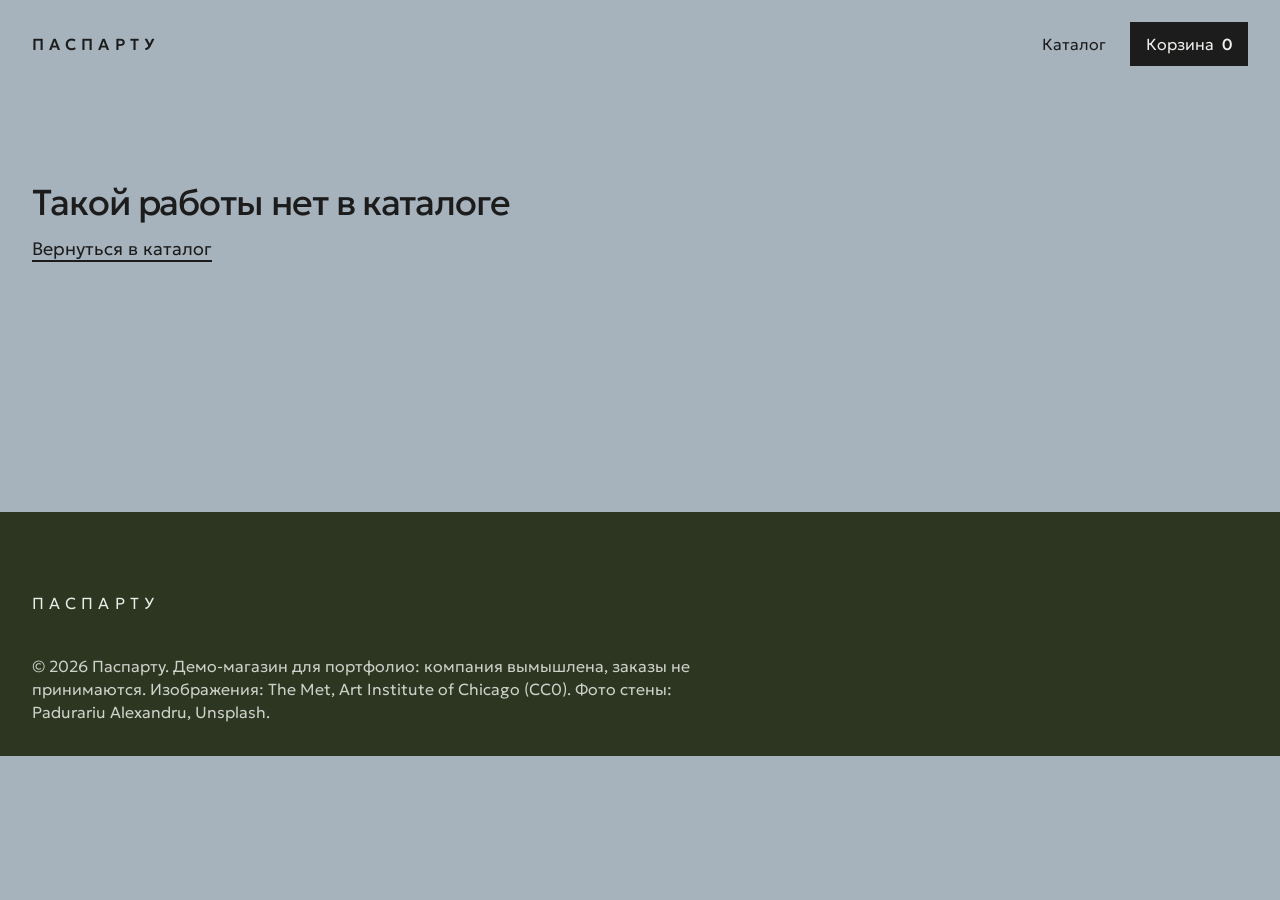
<file: pasparty/product.html>
<!doctype html>
<html lang="ru">
<head>
<meta charset="utf-8">
<meta name="viewport" content="width=device-width, initial-scale=1, viewport-fit=cover">
<title>Паспарту</title>
<meta name="description" content="Репродукции Хокусая, Хиросигэ и Ван Гога из открытых коллекций музеев. Печать на хлопке, паспарту и дубовая рама, доставка по России.">
<link rel="preconnect" href="https://fonts.googleapis.com">
<link rel="preconnect" href="https://fonts.gstatic.com" crossorigin>
<link href="https://fonts.googleapis.com/css2?family=Geologica:wght@300;400;500&display=swap" rel="stylesheet">
<link rel="stylesheet" href="styles.css">
<link rel="icon" href="data:image/svg+xml,%3Csvg xmlns='http://www.w3.org/2000/svg' viewBox='0 0 32 32'%3E%3Crect width='32' height='32' fill='%23b88a58'/%3E%3Crect x='5' y='5' width='22' height='22' fill='%23f6f3ec'/%3E%3Crect x='10' y='10' width='12' height='12' fill='%231d2b3c'/%3E%3C/svg%3E">
</head>
<body data-page="product">
<a class="skip" href="#main">К содержанию</a>

<header class="top top--solid">
  <a class="wordmark" href="./">Паспарту</a>
  <div class="top__right">
    <a href="./#catalog">Каталог</a>
    <button class="cartbtn" type="button" data-open-cart>Корзина <b data-cart-count>0</b></button>
  </div>
</header>

<main id="main">
  <article class="pd" id="pd">
    <header class="pd__head">
      <nav class="crumbs" aria-label="Путь"><a href="./#catalog">Каталог</a> / <a id="pd-crumb" href="./#catalog"></a></nav>
      <h1 id="pd-title">Работа</h1>
      <p class="pd__by" id="pd-by"></p>
    </header>
    <div class="pd__stage" id="pd-stage">
      <div class="pd__views" role="group" aria-label="Как показать работу">
        <button type="button" data-view="solo" aria-pressed="true">В раме</button>
        <button type="button" data-view="wall" aria-pressed="false">На стене</button>
      </div>
      <div class="pd__solo" id="pd-solo"></div>
      <div class="fit__wall" id="pd-wall" hidden>
        <img src="img/wall.jpg" alt="Голубая стена и деревянный стол" width="2000" height="1333">
        <div class="fit__hang" id="pd-hang"></div>
      </div>
    </div>

    <div class="pd__info">
      <form class="fit__panel" id="pd-form" onsubmit="return false">
        <fieldset style="border:0;padding:0;margin:0">
          <legend class="fit__label">Размер по длинной стороне</legend>
          <div class="opts">
            <label class="opt"><input type="radio" name="size" value="s"><span>30 см</span></label>
            <label class="opt"><input type="radio" name="size" value="m" checked><span>50 см</span></label>
            <label class="opt"><input type="radio" name="size" value="l"><span>70 см</span></label>
            <label class="opt"><input type="radio" name="size" value="xl"><span>100 см</span></label>
          </div>
        </fieldset>
        <fieldset style="border:0;padding:0;margin:0">
          <legend class="fit__label">Паспарту</legend>
          <div class="opts">
            <label class="opt"><input type="radio" name="mat" value="1" checked><span>Есть</span></label>
            <label class="opt"><input type="radio" name="mat" value="0"><span>Без паспарту</span></label>
          </div>
        </fieldset>
        <fieldset style="border:0;padding:0;margin:0">
          <legend class="fit__label">Рама</legend>
          <div class="opts">
            <label class="opt"><input type="radio" name="frame" value="oak" checked><span><i class="swatch swatch--oak"></i>Дуб</span></label>
            <label class="opt"><input type="radio" name="frame" value="black"><span><i class="swatch swatch--black"></i>Чёрная</span></label>
            <label class="opt"><input type="radio" name="frame" value="white"><span><i class="swatch swatch--white"></i>Белая</span></label>
            <label class="opt"><input type="radio" name="frame" value="none"><span><i class="swatch swatch--none"></i>Без рамы</span></label>
          </div>
        </fieldset>
        <div class="price"><p><b id="pd-price">0 ₽</b></p><span class="price__dims" id="pd-dims"></span></div>
        <button class="btn btn--wide" type="button" id="pd-add">В корзину</button>
      </form>
      <ul class="facts">
        <li><span>Изображение</span> <b id="pd-img"></b></li>
        <li><span>Бумага</span> хлопок 310 г/м²</li>
        <li><span>Печать</span> пигмент, 12 цветов</li>
        <li><span>Оригинал</span> <b id="pd-museum"></b></li>
      </ul>
      <p class="pd__about" id="pd-about"></p>
    </div>
  </article>

  <section class="more" aria-labelledby="more-title">
    <h2 id="more-title">Ещё в каталоге</h2>
    <div class="tiles" id="more"></div>
  </section>
</main>

<footer class="foot" style="min-height:auto">
  <div class="foot__menu" style="grid-column:1/-1;padding-left:var(--margin)">
    <p class="foot__word">Паспарту</p>
    <p class="foot__legal">© 2026 Паспарту. Демо-магазин для портфолио: компания вымышлена, заказы не принимаются. Изображения: The Met, Art Institute of Chicago (CC0). Фото стены: Padurariu Alexandru, Unsplash.</p>
  </div>
</footer>

<div class="scrim" id="scrim" hidden></div>
<aside class="drawer" id="cart" role="dialog" aria-modal="true" aria-labelledby="cart-title" hidden>
  <div class="drawer__head"><h2 id="cart-title">Корзина</h2><button class="drawer__x" id="cart-x" type="button" aria-label="Закрыть корзину">×</button></div>
  <div class="drawer__step" data-step="items" style="display:flex;flex-direction:column;flex:1;min-height:0">
    <ul class="drawer__body" id="cart-lines"></ul>
    <div class="drawer__foot">
      <p class="drawer__total"><span>Итого</span><b id="cart-total">0 ₽</b></p>
      <button class="btn btn--wide" type="button" id="to-checkout">Оформить</button>
    </div>
  </div>
  <div class="drawer__step drawer__body" data-step="checkout" hidden>
    <form class="form" id="checkout" novalidate>
      <label for="co-name">Имя</label>
      <input id="co-name" autocomplete="name">
      <label for="co-phone">Телефон</label>
      <input id="co-phone" type="tel" inputmode="tel" autocomplete="tel" placeholder="+7 (___) ___-__-__">
      <label for="co-city">Город</label>
      <input id="co-city" autocomplete="address-level2">
      <label for="co-del">Доставка</label>
      <select id="co-del"><option>СДЭК до пункта выдачи</option><option>Почта России</option><option>Курьер по Москве</option></select>
      <p class="form__err" id="co-err" aria-live="polite"></p>
      <button class="btn btn--wide" type="submit">Оформить заказ</button>
      <p class="form__fine">Оплата после звонка менеджера. Это демо-магазин: оплата не списывается.</p>
      <button class="textlink" type="button" id="co-back" style="border:0;background:none;padding:0;justify-self:start;min-height:44px;cursor:pointer">Назад к корзине</button>
    </form>
  </div>
  <div class="drawer__step drawer__body done" data-step="done" hidden>
    <h3>Заказ оформлен</h3>
    <p id="done-text"></p>
    <p style="margin-top:2rem"><button class="btn" type="button" id="done-x">Вернуться в магазин</button></p>
  </div>
</aside>
<div class="toast" id="toast" role="status" hidden></div>

<script src="data.js"></script>
<script src="app.js"></script>
</body>
</html>
</file>
<file: site.css>
/* Портфолио rlqwerty — направление «The split stage» (tasteskill, seed 1091474013).
   Шрифт: Golos Text (вместо Archivo — у него нет кириллицы). Палитра «Teal on paper»: одна бирюзовая краска на бумаге. */
:root {
  --bg: #f7f9f8;
  --surface: #ebf0ee;
  --ink: #06525c;
  --muted: #2f6d76;
  --accent: #06525c;
  --accent-ink: #f7f9f8;
  --field-1: #06525c;
  --field-1-ink: #f7f9f8;
  --field-1-soft: #bcd6d9;

  --font: "Golos Text", system-ui, sans-serif;
  --step-small: 1rem;
  --step-body: 1.125rem;
  --step-lead: clamp(1.375rem, 1.2rem + 0.6vw, 1.75rem);
  --step-head: clamp(2.25rem, 1.5rem + 2.6vw, 3.75rem);

  --gutter: 12px;
  --pad: clamp(1.25rem, 4vw, 4rem);
  --radius: 0px;
  --ease-out: cubic-bezier(0.16, 1, 0.3, 1);
  --ease-in-out: cubic-bezier(0.65, 0, 0.35, 1);
}

*, *::before, *::after { box-sizing: border-box; }
html { -webkit-text-size-adjust: 100%; scroll-behavior: smooth; }
html, body { overflow-x: clip; }
@media (prefers-reduced-motion: reduce) { html { scroll-behavior: auto; } }
body { margin: 0; background: var(--surface); color: var(--ink); font: 400 var(--step-body)/1.5 var(--font); -webkit-font-smoothing: antialiased; }
h1, h2, h3, p, ul, ol, dl, dd, figure { margin: 0; }
ul, ol { padding: 0; list-style: none; }
h1, h2, h3 { font-weight: 400; letter-spacing: -0.02em; line-height: 1.02; overflow-wrap: anywhere; min-width: 0; }
h2 { font-size: var(--step-head); }
h3 { font-size: var(--step-lead); line-height: 1.15; }
img { display: block; max-width: 100%; height: auto; }
a { color: inherit; }
button, input, textarea { font: inherit; color: inherit; }
:focus-visible { outline: 2px solid var(--ink); outline-offset: 3px; }
::selection { background: var(--ink); color: var(--bg); }
.sr-only { position: absolute; width: 1px; height: 1px; overflow: hidden; clip: rect(0 0 0 0); white-space: nowrap; }
.skip { position: absolute; left: 1rem; top: -4rem; z-index: 50; background: var(--ink); color: var(--bg); padding: 0.5rem 1rem; }
.skip:focus { top: 1rem; }

.btn { display: inline-flex; align-items: center; justify-content: center; gap: 0.6rem; min-height: 54px; padding: 0 1.75rem; border: 0; border-radius: var(--radius); background: var(--accent); color: var(--accent-ink); font: 600 var(--step-body)/1 var(--font); text-decoration: none; white-space: nowrap; cursor: pointer; transition: transform 160ms var(--ease-out), background-color 160ms var(--ease-out); }
.btn:hover { background: #0a6a76; transform: translateY(-2px); }
.btn:active { transform: translateY(1px); }
.btn svg { width: 20px; height: 20px; fill: currentColor; }
.tlink { text-decoration: underline; text-decoration-thickness: 1.5px; text-underline-offset: 5px; white-space: nowrap; transition: text-underline-offset 160ms var(--ease-out); }
.tlink:hover { text-underline-offset: 2px; }

/* ── the split: reading column + fixed stage ─────────── */
.split { display: grid; gap: var(--gutter); padding: var(--gutter); }
.stage { position: relative; height: 52svh; overflow: hidden; background: var(--field-1); }
.stage img { position: absolute; inset: 0; width: 100%; height: 100%; object-fit: cover; object-position: 50% 0; opacity: 0; transition: opacity 1.6s var(--ease-in-out), transform 6s linear; }
.stage img[data-fit="contain"] { object-fit: contain; object-position: 50% 50%; }
.stage img.is-on { opacity: 1; }
.stage__cap { position: absolute; left: 1rem; bottom: 1rem; z-index: 1; background: var(--bg); color: var(--ink); padding: 0.45rem 0.8rem; font-size: var(--step-small); }
.read { display: grid; gap: var(--gutter); min-width: 0; }
.sheet { background: var(--bg); padding: var(--pad); }
@media (min-width: 60rem) {
  .split { grid-template-columns: minmax(0, 1fr) minmax(0, 1fr); align-items: start; }
  .stage { order: 2; position: sticky; top: var(--gutter); height: calc(100svh - 2 * var(--gutter)); }
  .read { order: 1; }
}
@media (prefers-reduced-motion: no-preference) {
  .stage img.is-on { transform: scale(1.04); }
}

/* ── hero: the striped card ──────────────────────────── */
.card { min-height: calc(100svh - 2 * var(--gutter)); display: flex; flex-direction: column; padding: 0; }
.stripe { display: flex; height: 56px; flex: none; }
.stripe i { flex: 1; background: var(--ink); }
.stripe i:nth-child(even) { background: var(--bg); }
.card__body { flex: 1; display: grid; align-content: center; justify-items: start; gap: 1.75rem; padding: clamp(2.5rem, 6vw, 5rem) var(--pad); }
.wordmark { font-size: var(--step-lead); font-weight: 600; letter-spacing: -0.01em; }
.card h1 { font-size: var(--step-head); max-width: 17ch; }
.card__lead { max-width: 36ch; font-size: var(--step-body); }
.card__links { display: flex; flex-wrap: wrap; gap: 0.75rem 2rem; padding: 0 var(--pad) 1.75rem; font-size: var(--step-small); }
.card__links a { text-decoration: none; white-space: nowrap; }
.card__links a:hover { text-decoration: underline; text-underline-offset: 4px; }
@media (prefers-reduced-motion: no-preference) {
  .stripe i { transform-origin: 50% 0; animation: drop 700ms var(--ease-out) both; }
  .stripe i:nth-child(3n+1) { animation-delay: 60ms; } .stripe i:nth-child(3n+2) { animation-delay: 120ms; }
  .card__body > * { animation: rise 900ms var(--ease-out) both; }
  .card__body > :nth-child(2) { animation-delay: 90ms; } .card__body > :nth-child(3) { animation-delay: 180ms; } .card__body > :nth-child(4) { animation-delay: 270ms; }
  @keyframes drop { from { transform: scaleY(0); } to { transform: none; } }
  @keyframes rise { from { opacity: 0; transform: translateY(24px); } to { opacity: 1; transform: none; } }
}

/* ── work: the quiet ledger ──────────────────────────── */
.ledger h2 { font-size: var(--step-lead); font-weight: 500; }
.ledger__rows { margin-top: 2rem; }
.ledger__rows a { display: grid; grid-template-columns: minmax(0, 1fr) auto; gap: 0.15rem 1rem; padding: 0.7rem 0; text-decoration: none; color: var(--ink); transition: color 160ms var(--ease-out), transform 220ms var(--ease-out); }
.ledger__rows .k { grid-column: 1; font-size: var(--step-small); color: var(--muted); }
.ledger__rows .y { grid-column: 2; grid-row: 1; font-variant-numeric: tabular-nums; }
.ledger__rows:hover a, .ledger__rows:focus-within a { color: var(--muted); }
.ledger__rows a:hover, .ledger__rows a:focus-visible { color: var(--ink); transform: translateX(6px); }
@media (min-width: 40rem) {
  .ledger__rows a { grid-template-columns: minmax(0, 1fr) minmax(0, 1fr) 3.5rem; align-items: baseline; min-height: 44px; }
  .ledger__rows .k { grid-column: 2; }
  .ledger__rows .y { grid-column: 3; text-align: right; }
}

/* ── each project ────────────────────────────────────── */
.proj { display: grid; gap: 1.25rem; }
.proj h3 + .proj__kind { margin-top: -0.75rem; }
@media (max-width: 59.99rem) { .proj { padding-top: 4.5rem; } }
.proj__kind { font-size: var(--step-small); color: var(--muted); }
.proj h3 { font-size: var(--step-head); letter-spacing: -0.02em; line-height: 1.02; }
.proj p { max-width: 46ch; }
.proj__facts { display: grid; gap: 0.4rem; }
.proj__facts li { padding-left: 1.4rem; position: relative; }
.proj__facts li::before { content: ""; position: absolute; left: 0; top: 0.62em; width: 0.6rem; height: 0.6rem; background: var(--ink); }
.proj__stack { font-size: var(--step-small); color: var(--muted); }
.proj__links { display: flex; flex-wrap: wrap; align-items: center; gap: 1rem 1.75rem; margin-top: 0.5rem; }
.proj__pic { margin: 0 calc(var(--pad) * -1); }
.proj__pic img { width: 100%; aspect-ratio: 4 / 3; object-fit: cover; object-position: 50% 0; background: var(--field-1); }
.proj__pic img[data-fit="contain"] { object-fit: contain; }
.proj--band { background: var(--field-1); color: var(--field-1-ink); }
.proj--band .proj__kind, .proj--band .proj__stack { color: var(--field-1-soft); }
.proj--band .proj__facts li::before { background: var(--field-1-ink); }
.proj--band .btn { background: var(--field-1-ink); color: var(--ink); }
@media (min-width: 60rem) { .proj__pic { display: none; } .proj { min-height: 78svh; align-content: center; } }

/* ── how I work: pinned fragment, changing state ─────── */
.how { margin: 0 var(--gutter); background: var(--bg); padding: clamp(4rem, 9vw, 8rem) var(--pad); display: grid; gap: 2rem; }
.how h2 { font-size: var(--step-lead); font-weight: 500; }
.steps { display: grid; }
.step { min-height: 60svh; display: grid; align-content: center; gap: 0.75rem; }
.step__t { font-size: var(--step-lead); font-weight: 400; letter-spacing: -0.01em; line-height: 1.2; max-width: 22ch; color: var(--muted); transition: color 300ms var(--ease-out); }
.step.is-active .step__t { color: var(--ink); font-weight: 500; }
.step p:not(.step__t) { max-width: 40ch; }
.chatstage { position: sticky; top: 14svh; align-self: start; background: var(--surface); padding: clamp(1rem, 3vw, 2.5rem); }
.chat { background: #17212b; color: #f5f5f5; padding: 1rem; display: grid; gap: 0.6rem; font-size: 1rem; line-height: 1.4; min-height: 420px; align-content: start; }
.chat__head { display: flex; align-items: center; gap: 0.75rem; padding-bottom: 0.75rem; }
.chat__ava { width: 40px; height: 40px; border-radius: 50%; background: #5288c1; display: grid; place-items: center; font-weight: 600; }
.chat__head small { display: block; color: #8b9aa9; font-size: 0.875rem; }
.msg { max-width: 82%; padding: 0.6rem 0.85rem; border-radius: 12px; background: #182533; }
.msg--me { justify-self: end; background: #2b5278; }
.msg--file { display: flex; gap: 0.6rem; align-items: center; }
.msg--file i { width: 36px; height: 36px; border-radius: 50%; background: #5288c1; flex: none; }
.chat .msg[hidden] { display: none; }
.msg--file { display: flex; }
.chatstage figcaption { margin-top: 0.75rem; font-size: var(--step-small); color: var(--muted); }
@media (prefers-reduced-motion: no-preference) { .chat .msg { animation: pop 380ms var(--ease-out) both; } @keyframes pop { from { opacity: 0; transform: translateY(10px); } to { opacity: 1; transform: none; } } }
@media (min-width: 60rem) {
  .how { grid-template-columns: 5fr 1fr 6fr; }
  .how h2 { grid-column: 1; }
  .steps { grid-column: 1; }
  .chatstage { grid-column: 3; grid-row: 1 / span 2; margin-right: calc(12px - var(--pad)); }
  .step { min-height: 80svh; }
}
@media (max-width: 59.99rem) { .chatstage { top: 0; z-index: 2; } .chat { min-height: 300px; } .step { min-height: 55svh; } }

/* ── contact: one field ──────────────────────────────── */
.contact { margin: var(--gutter); background: var(--bg); padding: clamp(6rem, 14vw, 12.5rem) var(--pad) clamp(5rem, 11vw, 10rem); }
.contact__inner { max-width: 34rem; margin: 0 auto; }
.contact h2 { font-size: var(--step-lead); font-weight: 500; line-height: 1.3; }
.contact h2 span { display: block; color: var(--muted); }
.field { position: relative; margin-top: 1.75rem; }
.field textarea { width: 100%; min-height: 64px; height: 64px; padding: 1.1rem 4.5rem 1.1rem 1.25rem; border: 0; border-radius: var(--radius); background: var(--surface); color: var(--ink); resize: none; line-height: 1.4; }
.field textarea:focus { outline: none; box-shadow: inset 0 0 0 2px var(--accent); } /* taste-skill-ignore: focus ring inside the field */
.field button { position: absolute; right: 10px; top: 10px; width: 44px; height: 44px; border: 0; border-radius: 50%; background: var(--accent); color: var(--accent-ink); cursor: pointer; display: grid; place-items: center; transition: transform 160ms var(--ease-out); }
.field button:hover { transform: translateX(3px); }
.field button svg { width: 20px; height: 20px; fill: none; stroke: currentColor; stroke-width: 2.2; }
.contact__note { margin-top: 1rem; font-size: var(--step-small); color: var(--muted); min-height: 1.5em; }
.contact__rows { margin-top: 4.5rem; display: grid; gap: 0.6rem; font-size: var(--step-small); }
.contact__rows div { display: flex; justify-content: space-between; gap: 1rem; }
.contact__rows dt { color: var(--muted); }

/* ── footer: photograph half, menu half ──────────────── */
.foot { margin: 0 var(--gutter) var(--gutter); display: grid; gap: var(--gutter); }
.foot__pic { height: 50svh; overflow: hidden; background: var(--field-1); }
.foot__pic img { width: 100%; height: 100%; object-fit: cover; object-position: 40% 70%; transform: scale(1.35); transform-origin: 40% 70%; }
.foot__menu { background: var(--field-1); color: var(--field-1-ink); padding: 3rem var(--pad) 2rem; display: grid; gap: 2.5rem; align-content: start; }
.foot__word { font-weight: 600; }
.foot__links { display: grid; gap: 0.5rem; }
.foot__links a { font-size: var(--step-head); text-decoration: none; letter-spacing: -0.02em; line-height: 1.05; width: max-content; max-width: 100%; transition: transform 220ms var(--ease-out), color 220ms var(--ease-out); }
.foot__links:hover a { color: var(--field-1-soft); }
.foot__links a:hover { color: var(--field-1-ink); transform: translateX(12px); }
.foot__blocks { display: grid; gap: 1.25rem; font-size: var(--step-small); }
.foot__legal { font-size: var(--step-small); color: var(--field-1-soft); max-width: 52ch; }
@media (min-width: 60rem) {
  .foot { grid-template-columns: 1fr 1fr; min-height: calc(100svh - var(--gutter)); }
  .foot__pic { height: auto; }
  .foot__menu { padding: 5rem var(--pad) 2.5rem; }
  .foot__blocks { grid-template-columns: 1fr 1fr; }
  .foot__legal { align-self: end; }
}

@media (prefers-reduced-motion: no-preference) {
  .js .reveal { opacity: 0; transform: translateY(24px); transition: opacity 700ms var(--ease-out), transform 700ms var(--ease-out); }
  .js .reveal.is-in { opacity: 1; transform: none; }
  .js .proj.reveal > * { opacity: 0; transform: translateY(20px); transition: opacity 700ms var(--ease-out), transform 700ms var(--ease-out); }
  .js .proj.reveal { opacity: 1; transform: none; }
  .js .proj.reveal.is-in > * { opacity: 1; transform: none; }
  .js .proj.reveal.is-in > :nth-child(2) { transition-delay: 70ms; }
  .js .proj.reveal.is-in > :nth-child(3) { transition-delay: 140ms; }
  .js .proj.reveal.is-in > :nth-child(4) { transition-delay: 210ms; }
  .js .proj.reveal.is-in > :nth-child(5) { transition-delay: 280ms; }
}
@media (max-width: 59.99rem) { .card { min-height: 0; } }
</file>
<file: overprint/tokens.css>
/* Overprint Supply — design tokens (theme: Riso · mid-light pink paper · risograph-bold sans · cool cyan + yellow) */
:root {
  --color-paper:    oklch(91% 0.034 30);
  --color-paper-2:  oklch(87% 0.040 30);
  --color-paper-3:  oklch(82% 0.046 30);
  --color-sheet:    oklch(95% 0.018 35);
  --color-rule:     oklch(70% 0.040 30);
  --color-rule-2:   oklch(56% 0.060 30);
  --color-muted:    oklch(44% 0.060 30);
  --color-neutral:  oklch(34% 0.060 30);
  --color-ink-2:    oklch(22% 0.060 30);
  --color-ink:      oklch(18% 0.060 30);
  --color-accent:   oklch(58% 0.170 220);   /* riso cyan */
  --color-accent-deep: oklch(46% 0.150 225);
  --color-accent-2: oklch(84% 0.170 95);    /* riso yellow */
  --color-focus:    oklch(46% 0.150 225);
  --color-error:    oklch(48% 0.170 25);
  --color-scrim:    oklch(18% 0.060 30 / 0.42);
  --color-shadow:   oklch(18% 0.060 30 / 0.22);

  --font-display: "Public Sans", ui-sans-serif, system-ui, sans-serif;
  --font-body:    "Newsreader", ui-serif, Georgia, serif;
  --font-mono:    "Geist Mono", ui-monospace, monospace;

  --display-weight: 800;
  --text-xs:   0.75rem;
  --text-sm:   0.875rem;
  --text-base: 1.0625rem;
  --text-md:   1.1875rem;
  --text-lg:   1.375rem;
  --text-xl:   1.75rem;
  --text-2xl:  2.25rem;
  --text-display:   clamp(2.5rem, 4.5vw + 1rem, 5rem);
  --text-display-s: clamp(1.875rem, 2.5vw + 1rem, 3rem);

  --tracking-display: -0.04em;
  --tracking-tight:   -0.014em;
  --tracking-label:   0.06em;
  --lh-tight: 0.92;
  --lh-snug:  1.10;
  --lh-normal: 1.5;

  --space-3xs: 0.125rem;
  --space-2xs: 0.25rem;
  --space-xs:  0.5rem;
  --space-sm:  0.75rem;
  --space-md:  1rem;
  --space-lg:  1.5rem;
  --space-xl:  2.5rem;
  --space-2xl: 4rem;
  --space-3xl: 6rem;

  --page-max: 84rem;
  --page-gutter: clamp(1rem, 4vw, 2.5rem);
  --banner-h: 40px;
  --bar-h: 60px;

  --radius: 2px;
  --rule-hair: 1px;
  --rule-heavy: 3px;

  --ease-out:    cubic-bezier(0.16, 1, 0.3, 1);
  --ease-in:     cubic-bezier(0.7, 0, 0.84, 0);
  --ease-in-out: cubic-bezier(0.65, 0, 0.35, 1);
  --dur-micro: 120ms;
  --dur-short: 220ms;
  --dur-long:  420ms;

  --z-base: 1;
  --z-raised: 10;
  --z-sticky: 200;
  --z-modal: 400;
  --z-toast: 500;
}
</file>
<file: overprint/styles.css>
/* Hallmark · genre: editorial · macrostructure: Catalogue · theme: Riso · enrichment: Tier-B hand-built SVG covers (two-plate overprint) · nav: N12 (tint+ink banner, dismiss, sticky) · footer: Ft1 Mast-headed (display 2xl wordmark, serif tagline, inline links)
 * tone: playful-print, hand-set · anchor hue: 220 cyan + 95 yellow on 30 pink paper · audience: illustrators & designers who print · use: add to bag, check out
 * F6 knobs: ratio 4/5, density 2-up → 3-up → 4-up, price under name, micro-action Add · differs from previous build (Coral) on display style + accent hue
 * Hallmark · pre-emit critique: P5 H4 E4 S5 R4 V5
 */

/* ── base ─────────────────────────────────────────────── */
*, *::before, *::after { box-sizing: border-box; }
html, body { overflow-x: clip; }
html { -webkit-text-size-adjust: 100%; scroll-padding-top: calc(var(--bar-h) + var(--space-lg)); }
body {
  margin: 0;
  background: var(--color-paper);
  color: var(--color-ink-2);
  font-family: var(--font-body);
  font-size: var(--text-base);
  line-height: var(--lh-normal);
  -webkit-font-smoothing: antialiased;
}
body.is-locked { overflow: hidden; }
h1, h2, h3 { font-family: var(--font-display); font-weight: var(--display-weight); font-style: normal; color: var(--color-ink); margin: 0; letter-spacing: var(--tracking-tight); overflow-wrap: anywhere; min-width: 0; }
p { margin: 0; }
a { color: inherit; }
button, input, select { font: inherit; color: inherit; }
:focus-visible { outline: 2px solid var(--color-focus); outline-offset: 2px; }
::selection { background: var(--color-accent-2); color: var(--color-ink); }
.sr-only { position: absolute; width: 1px; height: 1px; padding: 0; margin: -1px; overflow: hidden; clip: rect(0 0 0 0); white-space: nowrap; border: 0; }
.skip { position: absolute; left: var(--space-md); top: -4rem; z-index: var(--z-modal); background: var(--color-ink); color: var(--color-paper); padding: var(--space-xs) var(--space-md); font-family: var(--font-display); }
.skip:focus { top: var(--space-md); }
.hide-sm { display: none; }
@media (min-width: 40rem) { .hide-sm { display: inline; } }

.btn { display: inline-flex; align-items: center; justify-content: center; gap: var(--space-xs); min-height: 48px; padding: 0 var(--space-lg); border: var(--rule-hair) solid var(--color-ink); border-radius: var(--radius); font-family: var(--font-display); font-weight: 700; font-size: var(--text-sm); letter-spacing: 0.01em; white-space: nowrap; cursor: pointer; text-decoration: none; transition: background-color var(--dur-micro) var(--ease-out), color var(--dur-micro) var(--ease-out), transform var(--dur-micro) var(--ease-out); }
.btn--ink { background: var(--color-ink); color: var(--color-paper); }
.btn--ink:hover { background: var(--color-accent-deep); border-color: var(--color-accent-deep); }
.btn:active { transform: translateY(1px); }
.btn:disabled { opacity: 0.45; cursor: not-allowed; transform: none; }
.btn--wide { width: 100%; }

.chip { min-height: 32px; min-width: 4.5rem; padding: 0 var(--space-sm); border: var(--rule-hair) solid var(--color-ink); border-radius: var(--radius); background: transparent; font: 700 var(--text-xs)/1 var(--font-display); letter-spacing: var(--tracking-label); text-transform: uppercase; white-space: nowrap; cursor: pointer; transition: background-color var(--dur-micro) var(--ease-out), color var(--dur-micro) var(--ease-out); }
.chip:hover { background: var(--color-accent-2); }
.chip.is-added { background: var(--color-ink); color: var(--color-paper); }
@media (pointer: coarse) { .chip { min-height: 44px; } }

.link { background: none; border: 0; padding: 0; font: inherit; color: var(--color-ink); text-decoration: underline; text-decoration-thickness: 1px; text-underline-offset: 3px; cursor: pointer; white-space: nowrap; }
.link:hover { text-decoration-color: var(--color-accent); text-decoration-thickness: 2px; }

/* ── nav: banner + retracting bar (N12) ───────────────── */
.nav { position: fixed; inset: 0 0 auto; z-index: var(--z-sticky); transition: transform var(--dur-long) var(--ease-out); }
.nav.is-compact { transform: translateY(calc(var(--banner-h) * -1)); }
.nav.is-dismissed { transform: none; }
.nav.is-dismissed .nav__banner { display: none; }
.nav__banner { height: var(--banner-h); display: flex; align-items: center; justify-content: center; gap: var(--space-sm); padding-inline: var(--page-gutter) calc(var(--page-gutter) + 2rem); position: relative; background: var(--color-accent-2); color: var(--color-ink); font-family: var(--font-display); font-size: var(--text-xs); font-weight: 500; }
.nav__banner-text { white-space: nowrap; overflow: hidden; text-overflow: ellipsis; }
.nav__banner-x { position: absolute; right: var(--space-xs); top: 50%; transform: translateY(-50%); width: 36px; height: 36px; border: 0; background: none; font-size: var(--text-lg); line-height: 1; cursor: pointer; color: var(--color-ink); }
.nav__bar { background: var(--color-paper); border-bottom: var(--rule-heavy) solid var(--color-ink); }
.nav__bar-inner { max-width: var(--page-max); margin: 0 auto; padding-inline: var(--page-gutter); height: var(--bar-h); display: flex; align-items: center; gap: var(--space-lg); }
.brand { display: inline-flex; align-items: center; gap: var(--space-xs); font-family: var(--font-display); font-weight: 800; font-size: var(--text-md); letter-spacing: var(--tracking-tight); text-decoration: none; color: var(--color-ink); white-space: nowrap; }
.brand__mark { position: relative; width: 26px; height: 22px; flex: none; }
.brand__mark::before, .brand__mark::after { content: ""; position: absolute; width: 16px; height: 16px; border-radius: 50%; }
.brand__mark::before { left: 0; top: 0; background: var(--color-accent-2); }
.brand__mark::after { left: 8px; top: 5px; background: var(--color-accent); mix-blend-mode: multiply; }
.nav__links { display: none; gap: var(--space-lg); font-family: var(--font-display); font-size: var(--text-sm); font-weight: 500; }
.nav__links a { text-decoration: none; white-space: nowrap; padding-block: var(--space-2xs); border-bottom: 2px solid transparent; }
.nav__links a:hover, .nav__links a[aria-current="page"] { border-bottom-color: var(--color-ink); }
.bag-btn { margin-left: auto; display: inline-flex; align-items: center; gap: var(--space-xs); min-height: 40px; padding: 0 var(--space-sm) 0 var(--space-md); border: var(--rule-hair) solid var(--color-ink); border-radius: var(--radius); background: var(--color-paper); font: 700 var(--text-sm)/1 var(--font-display); cursor: pointer; white-space: nowrap; transition: background-color var(--dur-micro) var(--ease-out); }
.bag-btn:hover { background: var(--color-accent-2); }
.bag-btn__count { display: inline-grid; place-items: center; min-width: 1.5rem; height: 1.5rem; padding-inline: var(--space-2xs); background: var(--color-ink); color: var(--color-paper); font: 500 var(--text-xs)/1 var(--font-mono); font-variant-numeric: tabular-nums; }
@media (min-width: 40rem) { .nav__links { display: flex; } }

/* ── page frame ───────────────────────────────────────── */
.page { max-width: var(--page-max); margin: 0 auto; padding: calc(var(--banner-h) + var(--bar-h) + var(--space-xl)) var(--page-gutter) var(--space-3xl); }

/* ── intro (catalogue head: no big display) ───────────── */
.intro { display: grid; gap: var(--space-md); padding-bottom: var(--space-xl); }
.intro__title { font-size: var(--text-display-s); line-height: var(--lh-snug); letter-spacing: var(--tracking-display); max-width: 18ch; }
.intro__text { font-size: var(--text-md); color: var(--color-neutral); max-width: 46ch; }
@media (min-width: 60rem) { .intro { grid-template-columns: minmax(0, 7fr) minmax(0, 5fr); align-items: end; gap: var(--space-2xl); } }

/* ── toolbar ──────────────────────────────────────────── */
.toolbar { display: grid; gap: var(--space-md); padding-block: var(--space-md); border-top: var(--rule-heavy) solid var(--color-ink); border-bottom: var(--rule-hair) solid var(--color-rule); }
.filters { display: flex; flex-wrap: wrap; gap: var(--space-xs); }
.filter { min-height: 40px; padding: 0 var(--space-md); border: var(--rule-hair) solid var(--color-rule-2); border-radius: var(--radius); background: transparent; font: 500 var(--text-sm)/1 var(--font-display); cursor: pointer; white-space: nowrap; transition: background-color var(--dur-micro) var(--ease-out), border-color var(--dur-micro) var(--ease-out), color var(--dur-micro) var(--ease-out); }
.filter:hover { border-color: var(--color-ink); }
.filter[aria-pressed="true"] { background: var(--color-ink); border-color: var(--color-ink); color: var(--color-paper); }
.toolbar__right { display: flex; align-items: center; justify-content: space-between; gap: var(--space-md); }
.toolbar__count { font-family: var(--font-mono); font-size: var(--text-xs); color: var(--color-muted); white-space: nowrap; }
.sort select { min-height: 40px; padding: 0 var(--space-xl) 0 var(--space-sm); border: var(--rule-hair) solid var(--color-rule-2); border-radius: var(--radius); background: var(--color-paper) url("data:image/svg+xml,%3Csvg xmlns='http://www.w3.org/2000/svg' width='10' height='6'%3E%3Cpath d='M0 0l5 6 5-6z' fill='%23332015'/%3E%3C/svg%3E") no-repeat right var(--space-sm) center; -webkit-appearance: none; appearance: none; font: 500 var(--text-sm)/1 var(--font-display); cursor: pointer; }
@media (min-width: 60rem) { .toolbar { grid-template-columns: minmax(0, 1fr) auto; align-items: center; } .toolbar__right { justify-content: flex-end; gap: var(--space-lg); } }

/* ── product grid (F6) ────────────────────────────────── */
.grid { display: grid; grid-template-columns: repeat(2, minmax(0, 1fr)); gap: var(--space-xl) var(--space-md); padding-top: var(--space-xl); }
@media (min-width: 48rem) { .grid { grid-template-columns: repeat(3, minmax(0, 1fr)); gap: var(--space-2xl) var(--space-lg); } }
@media (min-width: 72rem) { .grid { grid-template-columns: repeat(4, minmax(0, 1fr)); } }
.card { display: grid; gap: var(--space-xs); align-content: start; min-width: 0; }
.card__media { display: block; text-decoration: none; }
.card__row { display: flex; justify-content: space-between; align-items: baseline; gap: var(--space-xs); min-width: 0; }
.card__row + .card__row { align-items: center; }
.card__name { font-size: var(--text-base); font-weight: 700; letter-spacing: var(--tracking-tight); line-height: var(--lh-snug); }
.card__name a { text-decoration: none; }
.card__name a:hover { text-decoration: underline; text-decoration-thickness: 2px; text-underline-offset: 3px; text-decoration-color: var(--color-accent); }
.card__price { font-family: var(--font-mono); font-size: var(--text-sm); color: var(--color-ink); font-variant-numeric: tabular-nums; }
.card__meta { font-family: var(--font-mono); font-size: var(--text-xs); color: var(--color-muted); min-width: 0; overflow: hidden; text-overflow: ellipsis; white-space: nowrap; }
@media (max-width: 29.99rem) { .card__row + .card__row { flex-direction: column; align-items: stretch; } .card__row + .card__row .chip { width: 100%; } }

/* ── cover art: two plates printed over each other ────── */
.art { position: relative; aspect-ratio: 4 / 5; background: var(--color-sheet); overflow: hidden; isolation: isolate; }
.plate { position: absolute; inset: 0; width: 100%; height: 100%; transition: transform var(--dur-long) var(--ease-out); }
.plate--y { color: var(--color-accent-2); transform: translate(-1.6%, -1.1%); }
.plate--c { color: var(--color-accent); mix-blend-mode: multiply; transform: translate(1.4%, 1.2%) rotate(0.4deg); }
.art::after { content: ""; position: absolute; inset: 0; pointer-events: none; mix-blend-mode: multiply; opacity: 0.32;
  background-image: url("data:image/svg+xml,%3Csvg xmlns='http://www.w3.org/2000/svg' width='160' height='160'%3E%3Cfilter id='n'%3E%3CfeTurbulence type='fractalNoise' baseFrequency='.9' numOctaves='2' stitchTiles='stitch'/%3E%3CfeColorMatrix values='0 0 0 0 .5  0 0 0 0 .45  0 0 0 0 .42  0 0 0 .55 0'/%3E%3C/filter%3E%3Crect width='160' height='160' filter='url(%23n)'/%3E%3C/svg%3E"); }
/* hover pulls the plates into register — the one hover signal on a card */
@media (hover: hover) and (prefers-reduced-motion: no-preference) {
  .card__media:hover .plate, .card__media:focus-visible .plate { transform: none; }
}
.art--mini { width: 56px; }
.art--large { width: 100%; }
.pd__details { display: grid; grid-template-columns: repeat(2, minmax(0, 1fr)); gap: var(--space-md); margin-top: var(--space-md); }
.art--zoom-a, .art--zoom-b { aspect-ratio: 1 / 1; }
.art--zoom-a .plate { transform-origin: 30% 30%; scale: 2.2; }
.art--zoom-b .plate { transform-origin: 70% 75%; scale: 2.6; }

/* ── licences table ───────────────────────────────────── */
.licences { margin-top: var(--space-3xl); padding-top: var(--space-xl); border-top: var(--rule-heavy) solid var(--color-ink); display: grid; gap: var(--space-lg); }
.licences h2 { font-size: var(--text-display-s); letter-spacing: var(--tracking-display); line-height: var(--lh-snug); }
.lic-table { width: 100%; border-collapse: collapse; font-size: var(--text-sm); }
.lic-table th, .lic-table td { text-align: left; padding: var(--space-sm) var(--space-sm) var(--space-sm) 0; border-bottom: var(--rule-hair) solid var(--color-rule); vertical-align: top; }
.lic-table thead th { font-family: var(--font-display); font-weight: 700; color: var(--color-ink); border-bottom: var(--rule-hair) solid var(--color-ink); }
.lic-table tbody th { font-weight: 400; color: var(--color-ink-2); width: 50%; }
.lic-table td { font-family: var(--font-mono); font-size: var(--text-xs); color: var(--color-ink); }
.licences__note { color: var(--color-muted); font-size: var(--text-sm); }
@media (min-width: 60rem) { .licences { grid-template-columns: minmax(0, 4fr) minmax(0, 8fr); column-gap: var(--space-2xl); } .licences h2 { grid-row: span 2; max-width: 10ch; } }

/* ── product page ─────────────────────────────────────── */
.pd { display: grid; gap: var(--space-xl); padding-bottom: var(--space-2xl); }
.pd__info { display: grid; gap: var(--space-md); align-content: start; }
.crumbs { font-family: var(--font-mono); font-size: var(--text-xs); color: var(--color-muted); }
.crumbs a { color: var(--color-ink); text-underline-offset: 3px; }
.pd__title { font-size: var(--text-display); line-height: var(--lh-tight); letter-spacing: var(--tracking-display); }
.pd__meta { font-family: var(--font-mono); font-size: var(--text-xs); color: var(--color-muted); }
.pd__blurb { font-size: var(--text-md); max-width: 44ch; }
.lic { border: 0; margin: var(--space-sm) 0 0; padding: 0; display: grid; gap: var(--space-xs); }
.lic legend { font-family: var(--font-display); font-weight: 700; font-size: var(--text-sm); color: var(--color-ink); margin-bottom: var(--space-xs); padding: 0; }
.lic input { position: absolute; opacity: 0; width: 1px; height: 1px; pointer-events: none; }
.lic label { display: grid; grid-template-columns: minmax(0, 1fr) auto; gap: var(--space-3xs) var(--space-md); padding: var(--space-sm) var(--space-md); border: var(--rule-hair) solid var(--color-rule-2); border-radius: var(--radius); cursor: pointer; transition: background-color var(--dur-micro) var(--ease-out), border-color var(--dur-micro) var(--ease-out); }
.lic label:hover { border-color: var(--color-ink); }
.lic input:checked + label { border-color: var(--color-ink); box-shadow: inset 0 0 0 1px var(--color-ink); background: var(--color-sheet); }
.lic input:focus-visible + label { outline: 2px solid var(--color-focus); outline-offset: 2px; }
.lic__name { font-family: var(--font-display); font-weight: 700; color: var(--color-ink); }
.lic__price { font-family: var(--font-mono); color: var(--color-ink); font-variant-numeric: tabular-nums; }
.lic__note { grid-column: 1 / -1; font-size: var(--text-sm); color: var(--color-muted); }
.pd__buy { display: grid; gap: var(--space-xs); margin-top: var(--space-xs); }
.pd__buy .btn { width: 100%; }
.pd__status { font-size: var(--text-sm); min-height: 1.5em; }
.pd__spec { margin: var(--space-md) 0 0; border-top: var(--rule-heavy) solid var(--color-ink); }
.pd__spec > div { display: grid; gap: var(--space-2xs); padding: var(--space-sm) 0; border-bottom: var(--rule-hair) solid var(--color-rule); }
.pd__spec dt { font-family: var(--font-display); font-weight: 700; font-size: var(--text-sm); color: var(--color-ink); }
.pd__spec dd { margin: 0; font-size: var(--text-sm); }
.pd__spec ul { margin: 0; padding-left: 1.1em; }
@media (min-width: 40rem) { .pd__spec > div { grid-template-columns: 8rem minmax(0, 1fr); gap: var(--space-md); } .pd__buy .btn { width: auto; justify-self: start; } }
@media (min-width: 60rem) {
  .pd { grid-template-columns: minmax(0, 7fr) minmax(0, 5fr); gap: var(--space-2xl); align-items: start; }
  .pd__info { position: sticky; top: calc(var(--bar-h) + var(--space-lg)); }
}
.missing { padding-block: var(--space-2xl); display: grid; gap: var(--space-md); }
.missing h1 { font-size: var(--text-display-s); }
.related { border-top: var(--rule-heavy) solid var(--color-ink); padding-top: var(--space-lg); }
.related h2 { font-size: var(--text-xl); }
@media (min-width: 72rem) { .grid--four { grid-template-columns: repeat(4, minmax(0, 1fr)); } }

/* ── footer (Ft1) ─────────────────────────────────────── */
.foot { max-width: var(--page-max); margin: 0 auto; padding: var(--space-xl) var(--page-gutter) var(--space-2xl); border-top: var(--rule-heavy) solid var(--color-ink); display: grid; gap: var(--space-lg); }
.foot__word { font-family: var(--font-display); font-weight: 800; font-size: var(--text-2xl); letter-spacing: var(--tracking-display); color: var(--color-ink); line-height: var(--lh-tight); }
.foot__tag { font-style: italic; color: var(--color-neutral); margin-top: var(--space-2xs); }
.foot__links { display: flex; flex-wrap: wrap; gap: var(--space-lg); font-family: var(--font-display); font-weight: 500; font-size: var(--text-sm); }
.foot__links a { white-space: nowrap; text-underline-offset: 3px; }
.foot__links .link { font-family: var(--font-display); }
.foot__credit { font-family: var(--font-mono); font-size: var(--text-xs); color: var(--color-muted); max-width: 70ch; }
.foot__credit a { color: var(--color-ink); text-underline-offset: 3px; }
@media (min-width: 60rem) { .foot { grid-template-columns: minmax(0, 1fr) auto; align-items: end; } .foot__credit { grid-column: 1 / -1; } }

/* ── bag drawer ───────────────────────────────────────── */
.scrim { position: fixed; inset: 0; z-index: var(--z-modal); background: var(--color-scrim); opacity: 0; transition: opacity var(--dur-short) var(--ease-out); }
.scrim.is-open { opacity: 1; }
.bag { position: fixed; top: 0; right: 0; bottom: 0; z-index: var(--z-modal); width: min(100%, 27rem); display: flex; flex-direction: column; background: var(--color-paper); border-left: var(--rule-heavy) solid var(--color-ink); transform: translateX(100%); transition: transform var(--dur-long) var(--ease-out); }
.bag.is-open { transform: none; }
.bag__head { display: flex; justify-content: space-between; align-items: center; padding: var(--space-md) var(--space-lg); border-bottom: var(--rule-hair) solid var(--color-ink); }
.bag__head h2 { font-size: var(--text-lg); }
.bag__close { width: 44px; height: 44px; border: 0; background: none; font-size: var(--text-xl); line-height: 1; cursor: pointer; }
.bag__step { display: flex; flex-direction: column; flex: 1; min-height: 0; padding: var(--space-lg); }
.bag__step[hidden] { display: none; }
.bag__items { list-style: none; margin: 0; padding: 0; flex: 1; overflow-y: auto; }
.bag__empty { color: var(--color-muted); }
.bag__item { display: grid; grid-template-columns: 56px minmax(0, 1fr) auto; gap: var(--space-md); padding-bottom: var(--space-md); margin-bottom: var(--space-md); border-bottom: var(--rule-hair) solid var(--color-rule); align-items: start; }
.bag__info { display: grid; gap: var(--space-3xs); justify-items: start; }
.bag__name { font-family: var(--font-display); font-weight: 700; text-decoration: none; color: var(--color-ink); }
.bag__lic { font-size: var(--text-sm); color: var(--color-muted); }
.bag__remove { background: none; border: 0; padding: var(--space-2xs) 0; font: 500 var(--text-xs)/1 var(--font-display); text-decoration: underline; text-underline-offset: 3px; cursor: pointer; color: var(--color-neutral); min-height: 32px; }
.bag__remove:hover { color: var(--color-error); }
.bag__price { font-family: var(--font-mono); font-size: var(--text-sm); color: var(--color-ink); }
.bag__foot { border-top: var(--rule-heavy) solid var(--color-ink); padding-top: var(--space-md); display: grid; gap: var(--space-md); }
.bag__total { display: flex; justify-content: space-between; align-items: baseline; font-family: var(--font-display); font-weight: 700; color: var(--color-ink); }
.bag__total b { font-family: var(--font-mono); font-size: var(--text-lg); font-weight: 500; font-variant-numeric: tabular-nums; }
.checkout { display: grid; gap: var(--space-sm); }
.checkout label { font-family: var(--font-display); font-weight: 700; font-size: var(--text-sm); color: var(--color-ink); }
.checkout input { min-height: 48px; padding: 0 var(--space-md); border: var(--rule-hair) solid var(--color-ink); border-radius: var(--radius); background: var(--color-sheet); color: var(--color-ink); }
.checkout input[aria-invalid="true"] { border-color: var(--color-error); box-shadow: inset 0 0 0 1px var(--color-error); }
.checkout__msg { color: var(--color-error); font-size: var(--text-sm); min-height: 1.4em; }
.checkout__note { color: var(--color-muted); font-size: var(--text-sm); }
.checkout .link { justify-self: start; font-size: var(--text-sm); min-height: 40px; }
.done__title { font-family: var(--font-display); font-weight: 800; font-size: var(--text-2xl); letter-spacing: var(--tracking-display); color: var(--color-ink); }
.done__text { margin: var(--space-md) 0 var(--space-xl); }

/* ── toast (undo) ─────────────────────────────────────── */
.toast { position: fixed; left: var(--space-md); bottom: max(var(--space-md), env(safe-area-inset-bottom)); z-index: var(--z-toast); display: flex; align-items: center; gap: var(--space-md); max-width: calc(100% - 2 * var(--space-md)); padding: var(--space-sm) var(--space-sm) var(--space-sm) var(--space-md); background: var(--color-ink); color: var(--color-paper); font-family: var(--font-display); font-size: var(--text-sm); border-radius: var(--radius); }
.toast button { min-height: 36px; padding: 0 var(--space-sm); border: var(--rule-hair) solid var(--color-accent-2); border-radius: var(--radius); background: transparent; color: var(--color-accent-2); font-weight: 700; cursor: pointer; }
.toast[hidden] { display: none; }

@media (prefers-reduced-motion: reduce) {
  *, *::before, *::after { animation-duration: 1ms !important; transition-duration: 1ms !important; }
}
</file>
<file: pasparty/styles.css>
/* Паспарту — направление «The object, large» (tasteskill, seed 2007134788).
   Шрифт: Geologica (вместо Clash Grotesk — у него нет кириллицы). Палитра «Blush, sage, slate». */
:root {
  --bg: #a6b3bc;
  --surface: #b2bdc5;
  --ink: #1c1c1c;
  --muted: #2f383f;
  --accent: #2c3620;
  --accent-ink: #ecece8;
  --field-2: #b7c8be;
  --field-3: #d6c4b8;
  --field-4: #2c3620;
  --field-4-ink: #ecece8;
  --paper: #f1f0ec;
  --mat: #f6f3ec;
  --oak: #b88a58;
  --black-frame: #1f1f1f;
  --white-frame: #ecebe6;
  --scrim: rgba(20, 22, 24, 0.55);

  --font: "Geologica", system-ui, sans-serif;
  --step-small: 1rem;
  --step-body: 1.125rem;
  --step-lead: clamp(1.375rem, 1.15rem + 0.7vw, 1.75rem);
  --step-head: clamp(2.25rem, 1.4rem + 3.2vw, 4.25rem);
  --step-display: clamp(5rem, 1rem + 15vw, 17rem);

  --margin: clamp(1rem, 2.6vw, 2rem);
  --gap-section: clamp(7rem, 12vw, 12rem);
  --radius: 0px;
  --ease-out: cubic-bezier(0.16, 1, 0.3, 1);
  --ease-in-out: cubic-bezier(0.65, 0, 0.35, 1);
}

*, *::before, *::after { box-sizing: border-box; }
html { -webkit-text-size-adjust: 100%; scroll-behavior: smooth; }
html, body { overflow-x: clip; }
@media (prefers-reduced-motion: reduce) { html { scroll-behavior: auto; } }
body { margin: 0; background: var(--bg); color: var(--ink); font: 300 var(--step-body)/1.45 var(--font); -webkit-font-smoothing: antialiased; }
body.is-locked { overflow: hidden; }
h1, h2, h3, p, ul, ol, dl, dd, figure { margin: 0; }
ul, ol { padding: 0; list-style: none; }
h1, h2, h3 { font-weight: 400; letter-spacing: -0.03em; line-height: 0.98; overflow-wrap: anywhere; min-width: 0; }
h2 { font-size: var(--step-head); }
h3 { font-size: var(--step-lead); letter-spacing: -0.015em; line-height: 1.15; }
b, strong { font-weight: 500; }
img { display: block; max-width: 100%; }
a { color: inherit; }
button, input, select { font: inherit; color: inherit; }
:focus-visible { outline: 2px solid var(--ink); outline-offset: 3px; }
::selection { background: var(--field-4); color: var(--field-4-ink); }
.sr-only { position: absolute; width: 1px; height: 1px; overflow: hidden; clip: rect(0 0 0 0); white-space: nowrap; }
.skip { position: absolute; left: var(--margin); top: -4rem; z-index: 90; background: var(--ink); color: var(--paper); padding: 0.5rem 1rem; }
.skip:focus { top: 1rem; }

/* ── controls ───────────────────────────────────────── */
.btn { display: inline-flex; align-items: center; justify-content: center; gap: 0.6rem; min-height: 52px; padding: 0 1.6rem; border: 0; border-radius: var(--radius); background: var(--accent); color: var(--accent-ink); font: 400 var(--step-body)/1 var(--font); text-decoration: none; white-space: nowrap; cursor: pointer; transition: transform 160ms var(--ease-out), background-color 160ms var(--ease-out); }
.btn:hover { background: #3b4a2b; transform: translateY(-2px); }
.btn:active { transform: translateY(1px); }
.btn:disabled { opacity: 0.5; cursor: not-allowed; transform: none; }
.btn--light { background: var(--paper); color: var(--ink); }
.btn--light:hover { background: #fffdf8; }
.btn--wide { width: 100%; }
.textlink { text-decoration: underline; text-decoration-thickness: 1.5px; text-underline-offset: 5px; white-space: nowrap; transition: text-underline-offset 160ms var(--ease-out); }
.textlink:hover { text-underline-offset: 2px; }
.opts { display: flex; flex-wrap: wrap; gap: 0.5rem; }
.opt { position: relative; }
.opt input { position: absolute; inset: 0; opacity: 0; cursor: pointer; }
.opt span { display: inline-flex; align-items: center; gap: 0.5rem; min-height: 48px; padding: 0 1.1rem; background: var(--surface); white-space: nowrap; transition: background-color 160ms var(--ease-out), color 160ms var(--ease-out), transform 160ms var(--ease-out); }
.opt:hover span { background: #c0cad1; }
.opt input:checked + span { background: var(--ink); color: var(--paper); }
.opt input:focus-visible + span { outline: 2px solid var(--ink); outline-offset: 3px; }
.opt:active span { transform: scale(0.97); }
.swatch { width: 18px; height: 18px; flex: none; }
.swatch--none { background: var(--mat); }
.swatch--oak { background: var(--oak); }
.swatch--black { background: var(--black-frame); }
.swatch--white { background: var(--white-frame); }

/* ── top: wordmark and one action ───────────────────── */
.top { position: absolute; inset: 0 0 auto; z-index: 20; display: flex; justify-content: space-between; align-items: center; gap: 1rem; padding: 1.4rem var(--margin); }
.top--solid { position: relative; }
.wordmark { font-size: var(--step-small); font-weight: 500; letter-spacing: 0.32em; text-transform: uppercase; text-decoration: none; white-space: nowrap; }
.top__right { display: flex; align-items: center; gap: 1.5rem; font-size: var(--step-small); }
.top__right a { text-decoration: none; white-space: nowrap; }
.top__right a:hover { text-decoration: underline; text-underline-offset: 4px; }
.cartbtn { display: inline-flex; align-items: center; gap: 0.5rem; min-height: 44px; padding: 0 1rem; border: 0; background: var(--ink); color: var(--paper); cursor: pointer; white-space: nowrap; font-size: var(--step-small); transition: background-color 160ms var(--ease-out); }
.cartbtn:hover { background: #333; }
.cartbtn b { font-variant-numeric: tabular-nums; }

/* ── the framed print (built from the real artwork) ─── */
.framed { position: relative; width: 100%; background: var(--frame, transparent); }
.framed__mat { position: absolute; background: var(--mat); }
.framed__art { position: absolute; overflow: hidden; }
.framed__art img { width: 100%; height: 100%; object-fit: cover; }
.framed[data-frame="oak"] { --frame: var(--oak); }
.framed[data-frame="black"] { --frame: var(--black-frame); }
.framed[data-frame="white"] { --frame: var(--white-frame); }
.framed[data-frame="none"][data-mat="0"] .framed__art img { object-fit: cover; }

/* ── hero: the counter object ───────────────────────── */
.hero { min-height: 100svh; display: grid; justify-items: center; align-content: center; gap: 1.75rem; padding: 4.75rem var(--margin) 3rem; text-align: center; }
.hero__object { width: min(58vw, 62svh * 1.5); min-width: 260px; position: relative; aspect-ratio: 3 / 2; background: var(--mat); border: clamp(10px, 1.2vw, 18px) solid var(--oak); }
.hero__object img { position: absolute; inset: 7%; width: 86%; height: 86%; object-fit: contain; opacity: 0; transition: opacity 1.6s var(--ease-in-out); }
.hero__object img.is-on { opacity: 1; }
.hero__title { width: 100%; }
.hero__mark { display: block; font-size: clamp(1.75rem, 0.8rem + 3vw, 3rem); font-weight: 400; letter-spacing: 0.62em; text-indent: 0.62em; text-transform: uppercase; line-height: 1; white-space: nowrap; }
.hero__lead { font-size: var(--step-lead); max-width: 26ch; }
.hero__row { display: flex; align-items: center; justify-content: center; gap: 1rem 3rem; flex-wrap: wrap; font-size: var(--step-small); }
@media (min-width: 60rem) {
  .hero { grid-template-columns: minmax(0, 1fr) 20rem; column-gap: 3rem; align-items: end; justify-items: start; text-align: left; padding: 5rem var(--margin) 3rem; }
  .hero__object { grid-row: 1 / span 3; width: min(100%, 78svh * 1.5); }
  .hero__title, .hero__lead, .hero__row { grid-column: 2; }
  .hero__mark { font-size: 2rem; letter-spacing: 0.5em; text-indent: 0; }
  .hero__row { flex-direction: column; align-items: flex-start; gap: 0.6rem; }
  .hero__row .btn { order: 3; margin-top: 1rem; }
}
@media (max-width: 40rem) {
  .hero { align-content: start; padding-top: 16svh; }
  .hero__object { width: 100%; aspect-ratio: 4 / 5; }
  .hero__mark { letter-spacing: 0.34em; text-indent: 0.34em; font-size: 1.75rem; }
  .hero__row { flex-direction: column; gap: 0.75rem; width: 100%; }
  .hero__row .btn { width: 100%; }
}
@media (prefers-reduced-motion: no-preference) {
  .hero__object { animation: rise 1s var(--ease-out) both; }
  .hero__title { animation: rise 1s 120ms var(--ease-out) both; }
  .hero__lead { animation: rise 1s 220ms var(--ease-out) both; }
  .hero__row { animation: rise 1s 320ms var(--ease-out) both; }
  @keyframes rise { from { opacity: 0; transform: translateY(24px); } to { opacity: 1; transform: none; } }
}

/* ── chapters: a portrait on its own ground ─────────── */
.chapter { position: relative; min-height: 100svh; display: grid; place-items: center; padding: 7rem var(--margin); color: var(--paper); }
.chapter__field { position: absolute; inset: 0; background: var(--tone); }
.chapter .framed { width: min(var(--fw), 86vw); position: relative; }
.chapter h2 { position: absolute; top: var(--margin); left: var(--margin); font-size: var(--step-lead); letter-spacing: -0.01em; }
.chapter__text { position: absolute; bottom: var(--margin); left: var(--margin); max-width: 32ch; font-size: var(--step-small); }
.chapter__link { position: absolute; bottom: var(--margin); right: var(--margin); font-size: var(--step-small); }
@media (max-width: 40rem) {
  .chapter { min-height: 0; display: flex; flex-direction: column; align-items: flex-start; gap: 1.25rem; padding: 3rem var(--margin) 3.5rem; background: var(--tone); }
  .chapter h2, .chapter__text, .chapter__link { position: relative; inset: auto; }
  .chapter__frame { width: 100%; display: grid; place-items: center; }
  .chapter .framed { width: 100%; }
}
@media (prefers-reduced-motion: no-preference) and (min-width: 40.01rem) {
  .js .chapter__field { inset: 20px; transition: inset 900ms var(--ease-out); }
  .js .chapter.is-in .chapter__field { inset: 0; }
  .js .chapter .framed { transform: scale(0.92); opacity: 0.4; transition: transform 900ms var(--ease-out), opacity 700ms var(--ease-out); }
  .js .chapter.is-in .framed { transform: none; opacity: 1; }
}

/* ── catalogue: specimens on colour tiles ───────────── */
.catalog { display: grid; gap: 2.5rem; padding: var(--gap-section) var(--margin) 0; }
.catalog__head p { margin-top: 1rem; max-width: 30ch; }
.catalog__head .opts { margin-top: 1.75rem; }
.tiles { display: grid; grid-template-columns: repeat(2, minmax(0, 1fr)); gap: 2rem 8px; }
.tile { display: grid; gap: 0.75rem; align-content: start; text-decoration: none; min-width: 0; }
.tile__ground { position: relative; aspect-ratio: 4 / 5; background: var(--field-3); overflow: hidden; display: grid; place-items: center; }
.tile:nth-child(3n+2) .tile__ground { background: var(--field-2); }
.tile:nth-child(3n) .tile__ground { background: var(--surface); }
.tile__ground img { max-width: 78%; max-height: 72%; width: auto; height: auto; mix-blend-mode: multiply; transition: transform 600ms var(--ease-out); }
.tile:hover .tile__ground img { transform: scale(1.04); }
.tile--wide { grid-column: 1 / -1; }
.tile--wide .tile__ground { aspect-ratio: 8 / 5; }
.tile__name { font-size: var(--step-body); font-weight: 400; letter-spacing: -0.01em; line-height: 1.25; }
.tile__meta { font-size: var(--step-small); color: var(--muted); }
.tile[hidden] { display: none; }
@media (min-width: 60rem) {
  .catalog { grid-template-columns: 3fr 9fr; column-gap: 2.5rem; }
  .catalog__head { position: sticky; top: 2rem; align-self: start; }
  .tiles { grid-template-columns: repeat(3, minmax(0, 1fr)); gap: 2.5rem 10px; }
  .tile--wide { grid-column: span 2; }
}
@media (prefers-reduced-motion: no-preference) {
  .js .tile { opacity: 0; transform: translateY(28px); transition: opacity 700ms var(--ease-out), transform 700ms var(--ease-out); }
  .js .tile.is-in { opacity: 1; transform: none; }
}

/* ── fitting room: the live thing ───────────────────── */
.fit { display: grid; gap: 2rem; padding: var(--gap-section) var(--margin) 0; }
.fit__wall { position: relative; overflow: hidden; aspect-ratio: 3 / 2; background: #5f9fd6; }
.fit__wall > img { width: 100%; height: 100%; object-fit: cover; }
.fit__hang { position: absolute; left: 50%; top: 31%; transform: translate(-50%, -50%); transition: width 500ms var(--ease-out); }
.fit__hang .framed { filter: drop-shadow(0 10px 14px rgba(0, 0, 0, 0.28)); } /* taste-skill-ignore: a real frame hangs off the wall */
.fit__panel { display: grid; gap: 1.5rem; align-content: start; }
.fit__panel p { max-width: 34ch; }
.fit__label { font-size: var(--step-small); margin-bottom: 0.6rem; }
.thumbs { display: flex; flex-wrap: wrap; gap: 6px; padding-bottom: 4px; scrollbar-width: thin; }
.thumbs button { flex: 0 0 auto; width: 64px; height: 64px; padding: 0; border: 0; background: var(--surface); cursor: pointer; opacity: 0.55; transition: opacity 160ms var(--ease-out), transform 160ms var(--ease-out); }
.thumbs button img { width: 100%; height: 100%; object-fit: cover; }
.thumbs button:hover { opacity: 0.85; }
.thumbs button[aria-pressed="true"] { opacity: 1; outline: 2px solid var(--ink); outline-offset: 2px; }
.thumbs button:active { transform: scale(0.95); }
.price { display: flex; align-items: baseline; justify-content: space-between; flex-wrap: wrap; gap: 0.5rem 1rem; padding-top: 2.25rem; }
.price b { font-size: var(--step-lead); font-weight: 400; letter-spacing: -0.03em; font-variant-numeric: tabular-nums; white-space: nowrap; }
.price__dims { font-size: var(--step-small); }
@media (min-width: 60rem) { .fit { grid-template-columns: minmax(0, 8fr) minmax(0, 4fr); column-gap: 3rem; align-items: start; } .fit h2 { grid-column: 1 / -1; } .fit__wall { position: sticky; top: 1.5rem; } }

/* ── how it is made: one verb at a time ─────────────── */
.verbs { margin-top: var(--gap-section); }
.verb { position: relative; height: 100svh; overflow: clip; }
.verb > img { position: absolute; inset: 0; width: 100%; height: 100%; object-fit: cover; }
.verb__word { position: sticky; top: calc(50svh - 0.45em); margin-top: calc(50svh - 0.45em); z-index: 1; text-align: center; color: var(--ink); font-size: var(--step-display); font-weight: 500; letter-spacing: -0.05em; line-height: 0.9; }
.verb__note { position: absolute; left: 0; bottom: 0; z-index: 1; max-width: 34rem; padding: 1.5rem var(--margin) var(--margin); background: var(--scrim); color: var(--paper); }
.verb__note b { display: block; font-size: var(--step-body); margin-bottom: 0.25rem; }
.verb__src { position: absolute; right: var(--margin); bottom: var(--margin); z-index: 1; font-size: var(--step-small); background: var(--paper); padding: 0.4rem 0.75rem; }
@media (max-width: 40rem) { .verb__word { font-size: 21vw; position: relative; top: auto; } .verb__note { right: 0; padding: 1.25rem 1.25rem 3.5rem; } .verb__src { left: 1.5rem; right: 1.5rem; bottom: 1rem; background: none; color: var(--paper); padding: 0; } }

/* ── faq: wide heading, indented questions ──────────── */
.faq { padding: var(--gap-section) var(--margin) 0; }
.faq h2 { font-size: clamp(2.5rem, 1rem + 5.2vw, 5.5rem); max-width: 16ch; }
.qs { margin-top: 4rem; display: grid; gap: 1.25rem; }
.qs details { padding: 0.5rem 1.5rem; margin: 0 -1.5rem; transition: background-color 220ms var(--ease-out); }
.qs details[open] { background: var(--surface); padding-bottom: 1.5rem; }
.qs summary { list-style: none; cursor: pointer; display: flex; justify-content: space-between; align-items: center; gap: 1rem; min-height: 48px; font-size: var(--step-lead); letter-spacing: -0.01em; }
.qs summary::-webkit-details-marker { display: none; }
.qs summary::after { content: ""; width: 11px; height: 11px; flex: none; border-right: 2px solid var(--ink); border-bottom: 2px solid var(--ink); transform: rotate(45deg) translateY(-4px); transition: transform 220ms var(--ease-out); }
.qs details[open] summary::after { transform: rotate(-135deg) translateY(-2px); }
.qs p { margin-top: 0.5rem; max-width: 48ch; }
@media (min-width: 60rem) { .qs { margin-left: 33.33%; } }

/* ── footer: photograph half, menu half ─────────────── */
.foot { margin-top: var(--gap-section); display: grid; background: var(--field-4); color: var(--field-4-ink); }
.foot__pic { height: 50svh; overflow: hidden; }
.foot__pic img { width: 100%; height: 100%; object-fit: cover; object-position: 30% 35%; }
.foot__menu { padding: 3rem var(--margin) 2rem; display: grid; gap: 2.5rem; align-content: start; }
.foot__word { font-size: var(--step-small); letter-spacing: 0.32em; text-transform: uppercase; }
.foot__links { display: grid; gap: 0.6rem; }
.foot__links a { font-size: var(--step-head); text-decoration: none; letter-spacing: -0.03em; line-height: 1; width: max-content; transition: transform 220ms var(--ease-out), opacity 220ms var(--ease-out); }
.foot__links:hover a { opacity: 0.55; }
.foot__links a:hover { opacity: 1; transform: translateX(12px); }
.foot__blocks { display: grid; gap: 1.5rem; font-size: var(--step-small); }
.foot__blocks a { text-underline-offset: 4px; }
.foot__legal { font-size: var(--step-small); opacity: 0.85; max-width: 60ch; }
@media (min-width: 60rem) {
  .foot { grid-template-columns: 1fr 1fr; min-height: 100svh; }
  .foot__pic { height: auto; }
  .foot__menu { padding: 5rem var(--margin) 2rem 16.66%; }
  .foot__blocks { grid-template-columns: 1fr 1fr; }
}

/* ── product page ───────────────────────────────────── */
.pd { display: grid; gap: 2.5rem; padding: 1rem var(--margin) 0; }
.pd__head { display: grid; gap: 1rem; }
.pd__stage { position: relative; background: var(--tone, var(--field-4)); display: grid; place-items: center; padding: clamp(1.5rem, 4vw, 3rem); min-height: 62svh; overflow: hidden; }
.pd__stage.is-wall { padding: 0; background: #5f9fd6; }
.pd__stage .fit__wall { width: 100%; aspect-ratio: auto; height: 100%; position: absolute; inset: 0; }
.pd__solo { width: 100%; display: grid; place-items: center; }
.pd__solo .framed { width: var(--fw); max-width: 100%; }
.pd__views { position: absolute; top: 1rem; right: 1rem; z-index: 2; display: flex; gap: 4px; }
.pd__views button { min-height: 40px; padding: 0 0.9rem; border: 0; background: rgba(243, 239, 230, 0.85); cursor: pointer; font-size: var(--step-small); }
.pd__views button[aria-pressed="true"] { background: var(--ink); color: var(--paper); }
.pd__info { display: grid; gap: 1.5rem; align-content: start; }
.pd__head h1 { font-size: var(--step-head); }
.pd__by { font-size: var(--step-lead); letter-spacing: -0.01em; }
.facts { display: grid; gap: 0.5rem; font-size: var(--step-lead); letter-spacing: -0.01em; }
.facts span { color: var(--muted); }
.pd__about { max-width: 46ch; }
.crumbs { font-size: var(--step-small); }
.crumbs a { text-underline-offset: 3px; }
.more { padding: var(--gap-section) var(--margin) 0; }
.more .tiles { margin-top: 2rem; }
.missing { padding: 6rem var(--margin); display: grid; gap: 1rem; }
@media (min-width: 60rem) {
  .pd { grid-template-columns: minmax(0, 7fr) minmax(0, 5fr); column-gap: 3rem; row-gap: 2rem; align-items: start; }
  .pd__head { grid-column: 2; grid-row: 1; }
  .pd__stage { grid-column: 1; grid-row: 1 / span 2; min-height: calc(100svh - 7rem); position: sticky; top: 1rem; }
  .pd__info { grid-column: 2; grid-row: 2; }
  .more .tiles { grid-template-columns: repeat(4, minmax(0, 1fr)); }
}

/* ── cart and checkout ──────────────────────────────── */
.scrim { position: fixed; inset: 0; z-index: 60; background: rgba(20, 22, 24, 0.45); opacity: 0; transition: opacity 220ms var(--ease-out); }
.scrim.is-open { opacity: 1; }
.drawer { position: fixed; inset: 0 0 0 auto; z-index: 70; width: min(100%, 30rem); background: var(--paper); display: flex; flex-direction: column; transform: translateX(100%); transition: transform 420ms var(--ease-out); }
.drawer.is-open { transform: none; }
.drawer__head { display: flex; justify-content: space-between; align-items: center; padding: 1.25rem 1.5rem; background: var(--mat); }
.drawer__head h2 { font-size: var(--step-lead); }
.drawer__x { width: 44px; height: 44px; border: 0; background: none; cursor: pointer; font-size: 1.75rem; line-height: 1; }
.drawer__body { flex: 1; overflow-y: auto; padding: 1.5rem; }
.drawer__step[hidden] { display: none; }
.line { display: grid; grid-template-columns: 72px minmax(0, 1fr) auto; gap: 1rem; padding-bottom: 1.25rem; margin-bottom: 1.25rem; align-items: start; }
.line img { width: 72px; height: 72px; object-fit: cover; background: var(--surface); }
.line__name { font-weight: 400; text-decoration: none; }
.line__opts { font-size: var(--step-small); color: var(--muted); }
.line__qty { display: inline-flex; align-items: center; gap: 0.25rem; margin-top: 0.5rem; }
.line__qty button { width: 36px; height: 36px; border: 0; background: var(--surface); cursor: pointer; font-size: 1.1rem; }
.line__qty button:active { transform: scale(0.94); }
.line__qty output { min-width: 2ch; text-align: center; font-variant-numeric: tabular-nums; }
.line__sum { font-variant-numeric: tabular-nums; white-space: nowrap; }
.line__rm { display: block; margin-top: 0.5rem; border: 0; background: none; padding: 0; font-size: var(--step-small); text-decoration: underline; text-underline-offset: 3px; cursor: pointer; color: var(--muted); }
.drawer__empty { color: var(--muted); }
.drawer__foot { padding: 1.25rem 1.5rem 1.5rem; background: var(--mat); display: grid; gap: 1rem; }
.drawer__total { display: flex; justify-content: space-between; align-items: baseline; font-size: var(--step-lead); }
.drawer__total b { font-weight: 400; font-variant-numeric: tabular-nums; }
.form { display: grid; gap: 0.4rem; }
.form label { font-size: var(--step-small); margin-top: 0.6rem; }
.form input, .form select { min-height: 50px; padding: 0 1rem; border: 0; border-radius: 0; background: var(--mat); color: var(--ink); }
.form input[aria-invalid="true"] { outline: 2px solid #9a2b1a; outline-offset: -2px; }
.form__err { color: #8a2414; font-size: var(--step-small); min-height: 1.3em; }
.form__fine { font-size: var(--step-small); color: var(--muted); }
.done h3 { font-size: var(--step-head); }
.done p { margin-top: 1rem; }
.toast { position: fixed; left: var(--margin); bottom: var(--margin); z-index: 80; display: flex; align-items: center; gap: 1rem; padding: 0.75rem 0.75rem 0.75rem 1.25rem; background: var(--ink); color: var(--paper); font-size: var(--step-small); max-width: calc(100% - 2 * var(--margin)); }
.toast button { min-height: 40px; padding: 0 1rem; border: 0; background: var(--paper); color: var(--ink); cursor: pointer; }
.toast[hidden] { display: none; }

@media (prefers-reduced-motion: no-preference) {
  .pd__solo .framed { animation: hang 700ms var(--ease-out) both; }
  .pd__info > * { animation: rise 800ms var(--ease-out) both; }
  .pd__info > :nth-child(2) { animation-delay: 60ms; }
  .pd__info > :nth-child(3) { animation-delay: 120ms; }
  .pd__info > :nth-child(4) { animation-delay: 180ms; }
  .pd__info > :nth-child(5) { animation-delay: 240ms; }
  .pd__info > :nth-child(6) { animation-delay: 300ms; }
  @keyframes hang { from { opacity: 0; transform: translateY(-14px) scale(0.98); } to { opacity: 1; transform: none; } }
  @keyframes rise { from { opacity: 0; transform: translateY(24px); } to { opacity: 1; transform: none; } }
  .js .reveal { opacity: 0; transform: translateY(24px); transition: opacity 700ms var(--ease-out), transform 700ms var(--ease-out); }
  .js .reveal.is-in { opacity: 1; transform: none; }
}
@media (max-width: 59.99rem) { .tile--wide { order: -1; } }
</file>
<file: remont/styles.css>
/* Квадрат — направление «The place carries it» (tasteskill, seed 1084466297).
   Шрифты: Cormorant (вместо Zodiak — нужна кириллица) + Onest (вместо Hanken Grotesk — нет кириллицы).
   Палитра «Navy on white»: белая бумага, тёмно-синие буквы, мандарин только на кнопке. */
:root {
  --bg: #ffffff;
  --surface: #f4f4f2;
  --ink: #1f2b4d;
  --muted: #4a5266;
  --accent: #f7941d;
  --accent-ink: #1f2b4d;
  --field-1: #0b0f17;
  --field-1-ink: #ffffff;
  --field-1-soft: #aeb4c2;
  --field-2: #e3e1dc;
  --field-2-ink: #1f2b4d;
  --scrim: rgba(11, 15, 23, 0.55);

  --font-display: "Cormorant", "Times New Roman", serif;
  --font-text: "Onest", system-ui, sans-serif;

  --step-small: 1rem;
  --step-body: 1.125rem;
  --step-lead: clamp(1.375rem, 1.2rem + 0.5vw, 1.625rem);
  --step-head: clamp(2.25rem, 1.4rem + 3.4vw, 4.25rem);
  --step-display: clamp(3.5rem, 1rem + 9.5vw, 10rem);

  --margin: clamp(1rem, 3vw, 2.5rem);
  --gap-section: clamp(7rem, 12vw, 13rem);
  --radius: 0px;

  --ease-out: cubic-bezier(0.16, 1, 0.3, 1);
  --ease-in-out: cubic-bezier(0.65, 0, 0.35, 1);
}

*, *::before, *::after { box-sizing: border-box; }
html { -webkit-text-size-adjust: 100%; scroll-behavior: smooth; }
html, body { overflow-x: clip; }
@media (prefers-reduced-motion: reduce) { html { scroll-behavior: auto; } }
body { margin: 0; background: var(--bg); color: var(--ink); font: 400 var(--step-body)/1.55 var(--font-text); -webkit-font-smoothing: antialiased; }
h1, h2, h3, p, ol, ul, dl, dd, figure { margin: 0; }
ol, ul { padding: 0; list-style: none; }
h2, h3 { font-weight: 400; overflow-wrap: anywhere; min-width: 0; }
h2 { font: 300 var(--step-head)/1.02 var(--font-display); letter-spacing: -0.01em; }
h3 { font: 500 var(--step-lead)/1.2 var(--font-text); letter-spacing: -0.01em; }
img { display: block; max-width: 100%; height: auto; }
a { color: inherit; }
button, input { font: inherit; color: inherit; }
:focus-visible { outline: 2px solid var(--accent); outline-offset: 3px; }
::selection { background: var(--accent); color: var(--accent-ink); }
.skip { position: absolute; left: var(--margin); top: -4rem; background: var(--ink); color: var(--bg); padding: 0.5rem 1rem; z-index: 50; }
.skip:focus { top: 1rem; }

/* ── controls ─────────────────────────────────────────── */
.btn { display: inline-flex; align-items: center; justify-content: center; min-height: 52px; padding: 0 1.75rem; border: 0; border-radius: var(--radius); font: 500 var(--step-body)/1 var(--font-text); text-decoration: none; white-space: nowrap; cursor: pointer; transition: transform 160ms var(--ease-out), background-color 160ms var(--ease-out); }
.btn:hover { transform: translateY(-2px); }
.btn:active { transform: translateY(1px); }
.btn--accent { background: var(--accent); color: var(--accent-ink); }
.btn--accent:hover { background: #ffa53d; }
.btn--ink { background: var(--ink); color: var(--bg); }
.btn--ink:hover { background: #2c3b66; }
.btn--wide { width: 100%; }
.btn:disabled { opacity: 0.5; cursor: not-allowed; transform: none; }
.link { font-weight: 500; text-decoration: underline; text-decoration-thickness: 2px; text-underline-offset: 6px; text-decoration-color: var(--accent); white-space: nowrap; transition: text-underline-offset 160ms var(--ease-out); }
.link:hover { text-underline-offset: 3px; }

/* ── top: wordmark and three words, no bar ────────────── */
.top { position: absolute; inset: 0 0 auto; z-index: 5; display: flex; justify-content: space-between; align-items: center; padding: 1.25rem var(--margin); }
.wordmark { display: inline-flex; align-items: center; gap: 0.6rem; font: 500 var(--step-body)/1 var(--font-text); text-decoration: none; letter-spacing: 0.01em; }
.wordmark__sq { position: relative; width: 14px; height: 14px; background: var(--ink); }
.wordmark__sq::after { content: ""; position: absolute; left: 7px; top: 7px; width: 7px; height: 7px; background: var(--accent); }
.top__nav { display: flex; gap: clamp(1rem, 2.5vw, 2rem); font-size: var(--step-small); }
.top__nav a { text-decoration: underline 2px transparent; text-underline-offset: 6px; padding: 0.5rem 0; white-space: nowrap; transition: text-decoration-color 200ms var(--ease-out), text-underline-offset 200ms var(--ease-out); }
.top__nav a:hover { text-decoration-color: var(--ink); text-underline-offset: 4px; }
@media (max-width: 30rem) { .top__nav a:not(.top__zamer) { display: none; } }

/* ── hero: sentence with a photo strip ────────────────── */
.hero { min-height: 100svh; display: grid; align-content: center; gap: 2.5rem; padding: 6rem var(--margin) 3.5rem; }
.hero__title { font: 300 var(--step-display)/0.92 var(--font-display); letter-spacing: -0.02em; text-transform: uppercase; color: var(--ink); }
.hero__line { display: flex; align-items: baseline; gap: 0.18em; }
.hero__line--end { justify-content: flex-end; }
.hero__word { white-space: nowrap; }
.hero__strip { flex: 1; min-width: 0; height: 0.7em; border-radius: 14px; overflow: hidden; align-self: center; transform: translateY(-0.04em); }
.hero__strip img { width: 100%; height: 100%; object-fit: cover; object-position: 50% 62%; }
.hero__lead { max-width: 44ch; font-size: var(--step-lead); line-height: 1.4; }
.hero__act { display: flex; flex-wrap: wrap; align-items: center; gap: 1.5rem 2rem; }
@media (min-width: 60rem) {
  .hero { grid-template-columns: minmax(0, 1fr) auto; column-gap: 4rem; padding-bottom: 3rem; }
  .hero__title { grid-column: 1 / -1; }
  .hero__lead { align-self: end; }
  .hero__act { align-self: end; justify-content: flex-end; }
}
@media (max-width: 40rem) {
  .hero__title { font-size: clamp(3rem, 17vw, 5rem); }
  .hero__line { flex-wrap: wrap; }
  .hero__line:first-child .hero__strip { flex: 0 0 100%; order: 2; height: auto; aspect-ratio: 2 / 1; margin-top: 0.12em; transform: none; }
  .hero__line--end { justify-content: flex-start; }
}
@media (prefers-reduced-motion: no-preference) {
  .hero__strip img { animation: drift 2.4s var(--ease-out) both; }
  .hero__word { animation: rise 900ms var(--ease-out) both; }
  .hero__line--end .hero__word { animation-delay: 120ms; }
  .hero__lead { animation: rise 900ms 260ms var(--ease-out) both; }
  .hero__act { animation: rise 900ms 360ms var(--ease-out) both; }
  @keyframes drift { from { transform: scale(1.16); } to { transform: none; } }
  @keyframes rise { from { opacity: 0; transform: translateY(24px); } to { opacity: 1; transform: none; } }
}

/* ── the place: one photograph, edge to edge ──────────── */
.place { margin: 0; }
.place__frame { height: 92svh; min-height: 420px; overflow: hidden; background: var(--field-2); }
.place__frame img { width: 100%; height: 100%; object-fit: cover; object-position: 50% 55%; }
.place figcaption { padding: 1rem var(--margin) 0; max-width: 48ch; color: var(--muted); font-size: var(--step-small); }
/* signature move: the shutter opens once */
@media (prefers-reduced-motion: no-preference) {
  .js .shutter { clip-path: inset(0 0 100% 0); transition: clip-path 0.8s var(--ease-out); }
  .js .shutter img { transform: scale(1.12); transition: transform 1.6s var(--ease-out); }
  .js .shutter.is-in { clip-path: inset(0 0 0 0); }
  .js .shutter.is-in img { transform: none; }
}

/* ── promises: rows hanging from one axis ─────────────── */
.promises { padding: var(--gap-section) var(--margin) 0; }
.promises__title { padding-bottom: 4rem; }
.rows { display: grid; gap: 4rem; }
.row { display: grid; gap: 1.25rem; }
.row__text p { margin-top: 0.75rem; max-width: 34ch; }
.row__pic img { width: 100%; object-fit: cover; }
.row__pic figcaption { margin-top: 0.5rem; font-size: var(--step-small); color: var(--muted); max-width: 30ch; }
.row__pic--a { width: 100%; } .row__pic--a img { aspect-ratio: 4 / 5; }
.row__pic--b { width: 70%; justify-self: end; } .row__pic--b img { aspect-ratio: 3 / 2; }
.row__pic--c { width: 55%; } .row__pic--c img { aspect-ratio: 1; }
.row__pic--d { width: 70%; justify-self: end; } .row__pic--d img { aspect-ratio: 4 / 5; }
.row__pic--e { width: 55%; } .row__pic--e img { aspect-ratio: 1; }
@media (min-width: 56rem) {
  .promises__title { margin-left: 35%; padding-bottom: 6rem; }
  .rows { gap: 5rem; }
  .row { grid-template-columns: 35% minmax(0, 1fr) auto; column-gap: 0; align-items: start; }
  .row__text { grid-column: 2; padding-right: 2rem; }

  .row__pic { grid-column: 3; justify-self: end; }
  .row__text h3 { font: 400 var(--step-head)/1.02 var(--font-display); }
  .row__text p { font-size: var(--step-lead); line-height: 1.45; max-width: 30ch; }
  .row__pic--a { width: 360px; } .row__pic--b { width: 480px; } .row__pic--c { width: 300px; } .row__pic--d { width: 400px; } .row__pic--e { width: 320px; }
}

/* ── prices like a menu ───────────────────────────────── */
.prices { display: grid; gap: 3rem; padding: var(--gap-section) var(--margin) 0; }
.prices__side p { margin-top: 1rem; max-width: 32ch; }
.prices__side img { margin-top: 2rem; width: 60%; aspect-ratio: 4 / 5; object-fit: cover; }
.menu { display: grid; gap: 2.5rem; }
.menu__group h3 { font-size: var(--step-lead); font-weight: 500; margin-bottom: 1.25rem; }
.item { display: flex; justify-content: space-between; align-items: baseline; gap: 1.5rem; padding-bottom: 1.375rem; }
.item b { font-weight: 500; }
.item p { font-size: var(--step-small); color: var(--ink); max-width: 36ch; margin-top: 0.15rem; }
.item span { font-variant-numeric: tabular-nums; white-space: nowrap; font-weight: 500; }
@media (min-width: 60rem) {
  .prices { grid-template-columns: 3fr 1fr 8fr; }
  .prices__side { grid-column: 1; }
  .prices__side img { width: 100%; }
  .menu { grid-column: 3; grid-template-columns: 1fr 1fr; column-gap: 4rem; row-gap: 3rem; }
  .menu__group:first-child { grid-column: 1 / -1; }
}

/* ── calculator: the estimate as a document ───────────── */
.calc { margin-top: var(--gap-section); background: var(--field-1); color: var(--field-1-ink); padding: clamp(4rem, 9vw, 8rem) var(--margin); display: grid; gap: 5rem; }
.calc h2 { color: var(--field-1-ink); }
.calc__note { margin-top: 1rem; color: var(--field-1-soft); max-width: 36ch; }
.field { border: 0; padding: 0; margin: 2.25rem 0 0; min-width: 0; }
.field__label { display: flex; justify-content: space-between; align-items: baseline; gap: 1rem; width: 100%; padding: 0; margin-bottom: 0.9rem; font-weight: 500; }
.field__label output { font: 300 var(--step-head)/1 var(--font-display); font-variant-numeric: tabular-nums; }
input[type="range"] { width: 100%; accent-color: var(--accent); height: 32px; cursor: pointer; }
.seg, .chips { display: flex; flex-wrap: wrap; gap: 0.5rem; }
.seg label, .chips label { position: relative; cursor: pointer; }
.seg input, .chips input { position: absolute; opacity: 0; inset: 0; cursor: pointer; }
.seg span, .chips span { display: inline-flex; align-items: center; min-height: 48px; padding: 0 1.25rem; background: #1b2231; color: var(--field-1-ink); white-space: nowrap; transition: background-color 160ms var(--ease-out), color 160ms var(--ease-out), transform 160ms var(--ease-out); }
.seg label:hover span, .chips label:hover span { background: #262f43; }
.seg input:checked + span, .chips input:checked + span { background: var(--accent); color: var(--accent-ink); }
.chips input:checked + span::before { content: "+ "; white-space: pre; }
.seg input:focus-visible + span, .chips input:focus-visible + span { outline: 2px solid var(--accent); outline-offset: 3px; }
.seg label:active span, .chips label:active span { transform: scale(0.97); }

.sheet { background: var(--bg); color: var(--ink); padding: clamp(1.5rem, 3vw, 2.75rem); align-self: start; display: grid; gap: 1rem; }
.sheet__title { font: 300 var(--step-head)/1 var(--font-display); }
.sheet__sub { color: var(--muted); }
.sheet__lines { display: grid; gap: 0.75rem; padding: 1rem 0; }
.sheet__line { display: flex; justify-content: space-between; gap: 1rem; }
.sheet__line span:last-child { font-variant-numeric: tabular-nums; white-space: nowrap; }
.sheet__line--add span:first-child::before { content: "+ "; color: var(--muted); }
.sheet__total { display: flex; justify-content: space-between; align-items: baseline; gap: 1rem; margin-top: 0.75rem; padding: 1.5rem 0 0.25rem; border-top: 6px solid var(--surface); }
.sheet__total span { font-weight: 500; }
.sheet__total b { font: 300 var(--step-head)/1 var(--font-display); font-variant-numeric: tabular-nums; white-space: nowrap; }
.sheet__days { color: var(--muted); }
.sheet__days b { color: var(--ink); font-weight: 500; }
.sheet__fine { font-size: var(--step-small); color: var(--muted); }
@media (min-width: 60rem) { .calc { grid-template-columns: minmax(0, 6fr) minmax(0, 5fr); column-gap: clamp(3rem, 7vw, 8rem); } }

/* ── moments: a row you drag ──────────────────────────── */
.moments { padding: var(--gap-section) 0 0; }
.moments__head { display: flex; justify-content: space-between; align-items: center; gap: 1rem; padding: 0 var(--margin); }

.moments__btns { display: none; gap: 0.5rem; }
.sqbtn { width: 48px; height: 48px; display: grid; place-items: center; border: 0; background: var(--surface); cursor: pointer; transition: background-color 160ms var(--ease-out), transform 160ms var(--ease-out); }
.sqbtn:hover { background: var(--field-2); }
.sqbtn:active { transform: scale(0.94); }
.sqbtn svg { width: 22px; height: 22px; fill: none; stroke: var(--ink); stroke-width: 2; }
.moments__bar { margin: 1.25rem var(--margin) 0; height: 6px; background: var(--surface); }
.moments__bar span { display: block; height: 100%; width: 20%; background: var(--ink); transform-origin: 0 50%; transition: width 200ms linear; }
.moments__row { display: flex; gap: 16px; overflow-x: auto; scroll-snap-type: x mandatory; padding: 2.5rem var(--margin) 1rem; scroll-padding: 0 var(--margin); scrollbar-width: none; }
.moments__row::-webkit-scrollbar { display: none; }
.moment { flex: 0 0 72vw; scroll-snap-align: start; display: flex; flex-direction: column; }
.moment h3 { font-size: var(--step-body); font-weight: 500; }
.moment p { margin-top: 0.5rem; font-size: var(--step-small); }
.moment img { margin-top: calc(var(--gap) * 0.45); aspect-ratio: 4 / 5; object-fit: cover; width: 100%; }
@media (min-width: 48rem) {
  .moments__btns { display: flex; }
  .moments__row { gap: 32px; }
  .moment { flex-basis: 280px; }
  .moment img { margin-top: var(--gap); }
}

/* ── faq beside a tall photograph ─────────────────────── */
.faq { margin-top: var(--gap-section); background: var(--field-2); color: var(--field-2-ink); display: grid; gap: 3rem; padding: 0 var(--margin) clamp(4rem, 8vw, 7rem); }
.faq__pics { position: relative; order: -1; margin: 0 calc(var(--margin) * -1); }
.faq__tall { width: 100%; aspect-ratio: 4 / 5; object-fit: cover; }
.faq__sq { position: absolute; right: var(--margin); bottom: -2.5rem; width: 38%; aspect-ratio: 1; object-fit: cover; }
.faq h2 { max-width: 14ch; }
.facts { margin-top: 1.5rem; display: grid; gap: 0.35rem; }
.acc { margin-top: 2.5rem; display: grid; gap: 1.5rem; }
.acc summary { list-style: none; cursor: pointer; display: flex; justify-content: space-between; align-items: center; gap: 1rem; min-height: 44px; font-weight: 500; }
.acc summary::-webkit-details-marker { display: none; }
.acc summary::after { content: ""; width: 10px; height: 10px; flex: none; border-right: 2px solid var(--ink); border-bottom: 2px solid var(--ink); transform: rotate(45deg) translateY(-3px); transition: transform 220ms var(--ease-out); }
.acc details[open] summary::after { transform: rotate(-135deg) translateY(-3px); }
.acc summary:hover { color: #2c3b66; }
.acc p { margin-top: 0.6rem; max-width: 48ch; }
.faq__act { margin-top: 2.5rem; display: flex; flex-wrap: wrap; align-items: center; gap: 1.25rem 2rem; }
@media (max-width: 40rem) { .faq__act .btn { width: 100%; } }
@media (min-width: 60rem) {
  .faq { grid-template-columns: 5fr 1fr 6fr; padding-top: 0; }
  .faq__text { grid-column: 1; padding-top: clamp(4rem, 8vw, 7rem); }
  .faq__pics { grid-column: 3; order: 0; margin: 0 calc(var(--margin) * -1) 5rem 0; }
  .faq__tall { aspect-ratio: 3 / 4; height: 100%; }
  .faq__sq { left: -2.5rem; right: auto; bottom: -2.5rem; width: 34%; }
}

/* ── visit card on a photograph ───────────────────────── */
.visit { position: relative; min-height: 100svh; display: grid; }
.visit__photo { grid-area: 1 / 1; width: 100%; height: 70svh; min-height: 360px; object-fit: cover; object-position: 30% 50%; }
.card { grid-area: 1 / 1; align-self: end; position: relative; margin: 60svh var(--margin) 0; background: var(--bg); padding: 2rem; display: grid; gap: 1rem; border-radius: 8px; }
.card h2 { font-size: var(--step-head); }
.card__hours { display: grid; gap: 0.25rem; }
.card__hours div { display: flex; justify-content: space-between; }
.card__hours dd { font-variant-numeric: tabular-nums; }
.card__phone a { font-weight: 500; text-decoration: none; }
.card__calc { background: var(--surface); padding: 0.75rem 1rem; font-size: var(--step-small); }
.card__form { display: grid; gap: 0.4rem; }
.card__form label { font-size: var(--step-small); color: var(--muted); margin-top: 0.4rem; }
.card__form input { min-height: 52px; padding: 0 1rem; border: 0; border-radius: 0; background: var(--surface); color: var(--ink); }
.card__form input:hover { background: #ecebe7; }
.card__form input[aria-invalid="true"] { outline: 2px solid #c2410c; outline-offset: -2px; }
.card__form .btn { margin-top: 0.75rem; min-height: 56px; }
.card__err { color: #b23b0c; font-size: var(--step-small); min-height: 1.2em; }
.card__fine { font-size: var(--step-small); color: var(--muted); }
@media (min-width: 60rem) {
  .visit__photo { height: 100%; min-height: 100svh; }
  .card { align-self: start; justify-self: end; width: 400px; margin: 60px var(--margin) 60px 0; }
}

/* ── footer: the back of the postcard ─────────────────── */
.foot { background: var(--field-2); padding: 6rem var(--margin) 3rem; }
.postcard { position: relative; background: var(--bg); padding: 4rem 1.5rem 2rem; display: grid; gap: 2.5rem;
  -webkit-mask: url("data:image/svg+xml,%3Csvg xmlns='http://www.w3.org/2000/svg' width='64' height='64'%3E%3Cpath d='M0 0h9a23 23 0 0 0 46 0h9v64H0z'/%3E%3C/svg%3E") 0 0 / 64px 64px repeat-x, linear-gradient(#000,#000) 0 64px / 100% 100% no-repeat; /* taste-skill-ignore: solid mask for the scalloped edge */
          mask: url("data:image/svg+xml,%3Csvg xmlns='http://www.w3.org/2000/svg' width='64' height='64'%3E%3Cpath d='M0 0h9a23 23 0 0 0 46 0h9v64H0z'/%3E%3C/svg%3E") 0 0 / 64px 64px repeat-x, linear-gradient(#000,#000) 0 64px / 100% 100% no-repeat; } /* taste-skill-ignore */
.postcard__sign { font: 300 var(--step-head)/1.05 var(--font-display); margin-bottom: 1rem; }
.postcard__msg p:not(.postcard__sign) { max-width: 38ch; }
.postcard__addr { display: grid; gap: 0.75rem; align-content: start; position: relative; }
.postcard__addr a { text-decoration: none; overflow-wrap: anywhere; }
.postcard__addr a:hover { text-decoration: underline; text-decoration-color: var(--accent); text-underline-offset: 4px; }
.stamp { width: 64px; aspect-ratio: 3 / 4; object-fit: cover; outline: 6px solid var(--bg); justify-self: end; margin-bottom: 0.5rem; }
.postcard__imprint { grid-column: 1 / -1; font-size: var(--step-small); color: var(--muted); text-align: center; max-width: 56ch; justify-self: center; }
@media (min-width: 60rem) {
  .postcard { margin: 0 8.33%; grid-template-columns: 1fr 1fr; padding: 5rem 4rem 2.5rem; column-gap: 4rem;
    -webkit-mask-size: 100px 100px, 100% 100%; mask-size: 100px 100px, 100% 100%;
    -webkit-mask-position: 0 0, 0 100px; mask-position: 0 0, 0 100px; }
  .stamp { width: 88px; position: absolute; top: -2rem; right: 0; }
  .postcard__addr { padding-top: 5rem; }
}

/* ── entrances: heading, text, picture, staggered ─────── */
@media (prefers-reduced-motion: no-preference) {
  .js .reveal { opacity: 0; transform: translateY(24px); transition: opacity 700ms var(--ease-out), transform 700ms var(--ease-out); }
  .js .reveal.is-in { opacity: 1; transform: none; }
  .js .row.reveal .row__pic { opacity: 0; transform: translateY(32px); transition: opacity 800ms 140ms var(--ease-out), transform 800ms 140ms var(--ease-out); }
  .js .row.reveal.is-in .row__pic { opacity: 1; transform: none; }
  .js .menu__group.reveal:nth-child(2) { transition-delay: 80ms; }
  .js .menu__group.reveal:nth-child(3) { transition-delay: 160ms; }
  .js .moment { opacity: 0; transform: translateX(32px); transition: opacity 700ms var(--ease-out), transform 700ms var(--ease-out); }
  .js .moments.is-in .moment { opacity: 1; transform: none; }
  .js .moments.is-in .moment:nth-child(2) { transition-delay: 70ms; }
  .js .moments.is-in .moment:nth-child(3) { transition-delay: 140ms; }
  .js .moments.is-in .moment:nth-child(4) { transition-delay: 210ms; }
  .js .moments.is-in .moment:nth-child(5) { transition-delay: 280ms; }
  .js .moments.is-in .moment:nth-child(6) { transition-delay: 350ms; }
  .js .faq__tall { transform: scale(1.06); transition: transform 1.4s var(--ease-out); }
  .js .faq.is-in .faq__tall { transform: none; }
  .js .sheet__total b.bump { animation: bump 380ms var(--ease-out); }
  @keyframes bump { 40% { transform: translateY(-4px); } }
}
</file>
<file: tallyhour/tokens.css>
/* Tallyhour — design tokens (theme: Coral · light · geometric-sans · warm coral accent) */
:root {
  /* paper & ink — warm grey, never pure white or black */
  --color-paper:      oklch(96.5% 0.005 50);
  --color-paper-2:    oklch(94%   0.006 50);
  --color-paper-3:    oklch(91%   0.008 50);
  --color-surface:    oklch(98.6% 0.003 50);
  --color-rule:       oklch(86%   0.008 50);
  --color-rule-2:     oklch(72%   0.010 50);
  --color-muted:      oklch(50%   0.012 50);
  --color-neutral:    oklch(38%   0.012 45);
  --color-ink-2:      oklch(26%   0.012 40);
  --color-ink:        oklch(20%   0.010 35);
  --color-accent:     oklch(64%   0.165 28);
  --color-accent-deep: oklch(52%  0.160 28);
  --color-accent-wash: oklch(95.5% 0.022 40);
  --color-accent-ink: oklch(98%   0.005 50);
  --color-focus:      oklch(58%   0.170 28);
  --color-error:      oklch(50%   0.170 25);
  --color-shadow:     oklch(20%   0.010 35 / 0.10);
  --color-shadow-2:   oklch(20%   0.010 35 / 0.18);
  --color-scrim:      oklch(96.5% 0.005 50 / 0.78);

  /* type */
  --font-display: "Geist", ui-sans-serif, system-ui, sans-serif;
  --font-body:    "Geist", ui-sans-serif, system-ui, sans-serif;
  --font-mono:    "Geist Mono", ui-monospace, "SFMono-Regular", monospace;

  --text-xs:   0.75rem;
  --text-sm:   0.875rem;
  --text-base: 1rem;
  --text-md:   1.125rem;
  --text-lg:   1.375rem;
  --text-xl:   1.75rem;
  --text-2xl:  2.25rem;
  --text-display:   clamp(2.5rem, 5vw + 0.5rem, 4.5rem);
  --text-display-s: clamp(2rem, 3vw + 0.5rem, 3rem);
  --text-statement: clamp(1.75rem, 3.2vw + 0.6rem, 3.25rem);

  --display-weight: 600;
  --tracking-display: -0.035em;
  --tracking-tight:   -0.015em;
  --tracking-label:   0.05em;
  --lh-tight:  1.02;
  --lh-snug:   1.18;
  --lh-normal: 1.5;

  /* space — 4pt scale */
  --space-3xs: 0.125rem;
  --space-2xs: 0.25rem;
  --space-xs:  0.5rem;
  --space-sm:  0.75rem;
  --space-md:  1rem;
  --space-lg:  1.5rem;
  --space-xl:  2.5rem;
  --space-2xl: 4rem;
  --space-3xl: 6rem;
  --space-4xl: 9rem;

  --page-max: 76rem;
  --page-gutter: clamp(1rem, 4vw, 2.5rem);

  /* shape */
  --radius-input: 6px;
  --radius-card:  8px;
  --radius-pill:  999px;
  --rule-hair: 1px;

  /* motion */
  --ease-out:    cubic-bezier(0.16, 1, 0.3, 1);
  --ease-in:     cubic-bezier(0.7, 0, 0.84, 0);
  --ease-in-out: cubic-bezier(0.65, 0, 0.35, 1);
  --dur-micro: 120ms;
  --dur-short: 220ms;
  --dur-long:  420ms;

  /* layers */
  --z-base: 1;
  --z-raised: 10;
  --z-dropdown: 100;
  --z-sticky: 200;
  --z-modal: 400;
  --z-toast: 500;
}
</file>
<file: tallyhour/styles.css>
/* Hallmark · genre: modern-minimal · macrostructure: Workbench · theme: Coral · enrichment: live product UI (built in HTML, no re-drawn chrome) · nav: N1b (3 links, no dropdowns, frost-on-scroll) · footer: Ft5 Statement (38ch, wordmark under sentence, hairline)
 * tone: utilitarian-warm · anchor hue: 28 (coral) · audience: freelance designers, writers, developers billing by the hour · use: start free
 * H2 knobs: ratio 5/7, right side = live app, divider = negative space · F5 knobs: numbered pins, plain frame, image-led · F3 knobs: 3 cols, every row, proportional
 * Hallmark · pre-emit critique: P4 H5 E4 S5 R5 V4
 */

/* ── base ─────────────────────────────────────────────── */
*, *::before, *::after { box-sizing: border-box; }
html, body { overflow-x: clip; }
html { scroll-behavior: smooth; scroll-padding-top: 5rem; -webkit-text-size-adjust: 100%; }
@media (prefers-reduced-motion: reduce) { html { scroll-behavior: auto; } }
body {
  margin: 0;
  background: var(--color-paper);
  color: var(--color-ink-2);
  font-family: var(--font-body);
  font-size: var(--text-base);
  line-height: var(--lh-normal);
  -webkit-font-smoothing: antialiased;
}
h1, h2, h3 { font-family: var(--font-display); font-weight: var(--display-weight); color: var(--color-ink); font-style: normal; margin: 0; overflow-wrap: anywhere; min-width: 0; }
h2 { font-size: var(--text-display-s); letter-spacing: var(--tracking-display); line-height: var(--lh-snug); }
h3 { font-size: var(--text-lg); letter-spacing: var(--tracking-tight); line-height: var(--lh-snug); }
p { margin: 0; }
a { color: inherit; }
button, input, select { font: inherit; color: inherit; }
.tnum { font-variant-numeric: tabular-nums; }
.muted { color: var(--color-muted); }
.sr-only { position: absolute; width: 1px; height: 1px; padding: 0; margin: -1px; overflow: hidden; clip: rect(0 0 0 0); white-space: nowrap; border: 0; }
.skip { position: absolute; left: var(--space-md); top: -4rem; z-index: var(--z-modal); background: var(--color-ink); color: var(--color-paper); padding: var(--space-xs) var(--space-md); border-radius: var(--radius-input); }
.skip:focus { top: var(--space-md); }
:focus-visible { outline: 2px solid var(--color-focus); outline-offset: 2px; }
::selection { background: var(--color-accent-wash); color: var(--color-ink); }

/* ── buttons ──────────────────────────────────────────── */
.btn {
  display: inline-flex; align-items: center; justify-content: center; gap: var(--space-xs);
  min-height: 44px; padding: 0 var(--space-lg);
  border-radius: var(--radius-pill); border: var(--rule-hair) solid transparent;
  font-weight: 500; text-decoration: none; white-space: nowrap; cursor: pointer;
  transition: background-color var(--dur-micro) var(--ease-out), border-color var(--dur-micro) var(--ease-out), transform var(--dur-micro) var(--ease-out);
}
.btn:active { transform: translateY(1px); }
.btn--sm { min-height: 36px; padding: 0 var(--space-md); font-size: var(--text-sm); }
.btn--ink { background: var(--color-ink); color: var(--color-paper); }
.btn--ink:hover { background: var(--color-ink-2); }
.btn--line { border-color: var(--color-rule-2); background: transparent; color: var(--color-ink); }
.btn--line:hover { border-color: var(--color-ink); }
.btn:disabled { opacity: 0.45; cursor: not-allowed; transform: none; }
@media (pointer: coarse) { .btn--sm { min-height: 44px; } }

.link-arrow { font-weight: 500; text-decoration: none; color: var(--color-ink); white-space: nowrap; background: linear-gradient(var(--color-accent), var(--color-accent)) 0 100% / 0 2px no-repeat; padding-block: var(--space-2xs); transition: background-size var(--dur-short) var(--ease-out); }
.link-arrow::after { content: " →"; }
.link-arrow:hover { background-size: 100% 2px; }

/* ── nav (N1b) ────────────────────────────────────────── */
.nav { position: fixed; inset: 0 0 auto; z-index: var(--z-sticky); border-bottom: var(--rule-hair) solid transparent; transition: background-color var(--dur-short) var(--ease-out), border-color var(--dur-short) var(--ease-out); }
.nav.is-scrolled { background: var(--color-scrim); backdrop-filter: blur(14px) saturate(150%); -webkit-backdrop-filter: blur(14px) saturate(150%); border-bottom-color: var(--color-rule); }
.nav__inner { max-width: var(--page-max); margin: 0 auto; padding-inline: var(--page-gutter); height: 64px; display: grid; grid-template-columns: 1fr auto; align-items: center; gap: var(--space-md); }
.nav__brand { display: inline-flex; align-items: center; gap: var(--space-xs); font-family: var(--font-display); font-weight: 600; font-size: var(--text-md); letter-spacing: var(--tracking-tight); color: var(--color-ink); text-decoration: none; white-space: nowrap; }
.mark { width: 22px; height: 22px; }
.mark circle { fill: none; stroke: var(--color-accent); stroke-width: 3; }
.mark path { fill: var(--color-accent); }
.nav__center { display: none; }
.nav__right { display: flex; align-items: center; gap: var(--space-md); justify-self: end; }
.nav__link { font-size: var(--text-sm); color: var(--color-neutral); text-decoration: none; white-space: nowrap; padding: var(--space-xs) var(--space-sm); border-radius: var(--radius-input); transition: color var(--dur-micro) var(--ease-out); }
.nav__link:hover { color: var(--color-ink); }
.nav__signin { display: none; }
@media (min-width: 40rem) { .nav__signin { display: inline; } }
@media (min-width: 56rem) {
  .nav__inner { grid-template-columns: 1fr auto 1fr; }
  .nav__center { display: flex; gap: var(--space-2xs); justify-self: center; }
}

/* ── layout ───────────────────────────────────────────── */
main > section { max-width: var(--page-max); margin: 0 auto; padding-inline: var(--page-gutter); }

/* ── hero (H2 split 5/7, live app) ────────────────────── */
.hero { padding-top: calc(64px + var(--space-2xl)); padding-bottom: var(--space-3xl); display: grid; gap: var(--space-2xl); align-items: start; }
.hero__title { font-size: var(--text-display); letter-spacing: var(--tracking-display); line-height: var(--lh-tight); }
.hero__title span { display: inline-block; }
.hero__lede { margin-top: var(--space-lg); font-size: var(--text-md); color: var(--color-neutral); max-width: 44ch; }
.hero__actions { margin-top: var(--space-xl); display: flex; flex-wrap: wrap; align-items: center; gap: var(--space-lg); }
.hero__note { margin-top: var(--space-xl); font-size: var(--text-sm); color: var(--color-muted); max-width: 36ch; padding-top: var(--space-md); border-top: var(--rule-hair) solid var(--color-rule); }
@media (min-width: 60rem) {
  .hero { grid-template-columns: minmax(0, 5fr) minmax(0, 6fr); gap: var(--space-2xl); padding-top: calc(64px + var(--space-3xl)); }
  .hero__title { font-size: clamp(2.5rem, 3.6vw + 0.5rem, 4.25rem); }
  .hero__text { position: sticky; top: calc(64px + var(--space-xl)); }
}

/* entrance — one orchestrated reveal on load */
@media (prefers-reduced-motion: no-preference) {
  .hero__text > *, .app { animation: rise var(--dur-long) var(--ease-out) both; }
  .hero__text > :nth-child(2) { animation-delay: 60ms; }
  .hero__text > :nth-child(3) { animation-delay: 120ms; }
  .hero__text > :nth-child(4) { animation-delay: 180ms; }
  .app { animation-delay: 160ms; animation-duration: 600ms; }
  @keyframes rise { from { opacity: 0; transform: translateY(10px); } to { opacity: 1; transform: none; } }
}

/* ── live app ─────────────────────────────────────────── */
.app { margin: 0; background: var(--color-surface); border: var(--rule-hair) solid var(--color-rule); border-radius: var(--radius-card); box-shadow: 0 1px 2px var(--color-shadow), 0 24px 48px -32px var(--color-shadow-2); min-width: 0; }
.app__tabs { display: flex; align-items: center; gap: var(--space-2xs); padding: var(--space-xs) var(--space-sm); border-bottom: var(--rule-hair) solid var(--color-rule); flex-wrap: wrap; }
.app__tab { border: 0; background: none; padding: var(--space-xs) var(--space-sm); border-radius: var(--radius-input); font-size: var(--text-sm); font-weight: 500; color: var(--color-muted); cursor: pointer; min-height: 36px; transition: color var(--dur-micro) var(--ease-out), background-color var(--dur-micro) var(--ease-out); }
.app__tab:hover { color: var(--color-ink); }
.app__tab[aria-selected="true"] { background: var(--color-paper-2); color: var(--color-ink); }
.app__week { margin-left: auto; font-size: var(--text-sm); white-space: nowrap; color: var(--color-ink); }
.app__week b { font-weight: 500; }
.app__panel { padding: var(--space-md); }
@media (min-width: 40rem) { .app__panel { padding: var(--space-lg); } }

.timer { display: grid; grid-template-columns: minmax(0, 1fr) auto; gap: var(--space-xs); align-items: center; padding: var(--space-xs); border: var(--rule-hair) solid var(--color-rule); border-radius: var(--radius-card); background: var(--color-paper); }
.timer__desc { grid-column: 1 / -1; border: 0; background: none; padding: var(--space-xs); min-height: 40px; font-weight: 500; color: var(--color-ink); min-width: 0; border-radius: var(--radius-input); }
.timer__desc::placeholder { color: var(--color-muted); }
.timer__client { border: var(--rule-hair) solid var(--color-rule); background: var(--color-surface); border-radius: var(--radius-input); padding: 0 var(--space-sm); min-height: 40px; font-size: var(--text-sm); min-width: 0; max-width: 100%; }
.timer__clock { font-family: var(--font-mono); font-size: var(--text-md); color: var(--color-ink); justify-self: end; padding-inline: var(--space-xs); }
.timer__btn { grid-column: 1 / -1; min-height: 44px; border: 0; border-radius: var(--radius-input); background: var(--color-ink); color: var(--color-paper); font-weight: 500; cursor: pointer; transition: background-color var(--dur-micro) var(--ease-out); }
.timer__btn:hover { background: var(--color-ink-2); }
.timer__btn[aria-pressed="true"] { background: var(--color-accent-deep); color: var(--color-accent-ink); }
.timer.is-running .timer__clock::before { content: ""; display: inline-block; width: 8px; height: 8px; margin-right: var(--space-xs); border-radius: 50%; background: var(--color-accent); vertical-align: 0.12em; }
@media (prefers-reduced-motion: no-preference) {
  .timer.is-running .timer__clock::before { animation: blink 1.6s var(--ease-in-out) infinite; }
  @keyframes blink { 50% { opacity: 0.25; } }
}
@media (min-width: 40rem) {
  .timer { grid-template-columns: minmax(0, 1fr) auto auto auto; }
  .timer__desc { grid-column: auto; }
  .timer__btn { grid-column: auto; padding: 0 var(--space-lg); min-height: 40px; }
}
.app__hint { font-size: var(--text-xs); margin-top: var(--space-xs); padding-inline: var(--space-2xs); }

.entries { list-style: none; margin: var(--space-md) 0 0; padding: 0; }
.entry { display: grid; grid-template-columns: minmax(0, 1fr) auto; gap: var(--space-2xs) var(--space-md); padding: var(--space-sm) var(--space-2xs); border-top: var(--rule-hair) solid var(--color-rule); font-size: var(--text-sm); }
.entry:first-child { border-top: 0; }
.entry__desc { color: var(--color-ink); font-weight: 500; overflow: hidden; text-overflow: ellipsis; white-space: nowrap; }
.entry__client { color: var(--color-muted); font-size: var(--text-xs); }
.entry__time { font-family: var(--font-mono); color: var(--color-ink); text-align: right; }
.entry__amount { color: var(--color-muted); text-align: right; font-size: var(--text-xs); }
.entry.is-new { background: var(--color-accent-wash); border-radius: var(--radius-input); }
@media (prefers-reduced-motion: no-preference) {
  .entry.is-new { animation: settle 1.4s var(--ease-out) forwards; }
  @keyframes settle { to { background: transparent; } }
}
.app__foot { display: flex; justify-content: flex-end; margin-top: var(--space-md); padding-top: var(--space-md); border-top: var(--rule-hair) solid var(--color-rule); }

/* invoice inside the demo */
.invoice { font-size: var(--text-sm); }
.invoice__top { display: flex; justify-content: space-between; gap: var(--space-md); flex-wrap: wrap; align-items: baseline; }
.invoice__no { font-family: var(--font-mono); color: var(--color-ink); }
.invoice__status { font-family: var(--font-mono); font-size: var(--text-xs); letter-spacing: var(--tracking-label); text-transform: uppercase; padding: var(--space-3xs) var(--space-xs); border: var(--rule-hair) solid var(--color-rule-2); border-radius: var(--radius-input); }
.invoice__status.is-sent { border-color: var(--color-ink); color: var(--color-ink); }
.invoice h3 { font-size: var(--text-xl); margin-top: var(--space-md); }
.invoice__meta { display: grid; grid-template-columns: repeat(2, minmax(0, 1fr)); gap: var(--space-sm); margin: var(--space-md) 0; color: var(--color-ink); }
.invoice__meta span { display: block; color: var(--color-muted); font-size: var(--text-xs); }
.invoice table { width: 100%; border-collapse: collapse; font-variant-numeric: tabular-nums; }
.invoice th, .invoice td { text-align: right; padding: var(--space-xs) 0 var(--space-xs) var(--space-sm); border-top: var(--rule-hair) solid var(--color-rule); }
.invoice th:first-child, .invoice td:first-child { text-align: left; padding-left: 0; }
.invoice th { font-weight: 500; color: var(--color-muted); font-size: var(--text-xs); border-top: 0; }
.invoice tfoot td { font-weight: 600; color: var(--color-ink); border-top-color: var(--color-ink); font-size: var(--text-md); }
.invoice__actions { display: flex; gap: var(--space-sm); justify-content: flex-end; flex-wrap: wrap; margin-top: var(--space-lg); }
.invoice__empty { color: var(--color-muted); padding: var(--space-lg) 0; }

/* ── section head ─────────────────────────────────────── */
.section-head { max-width: 40rem; }
.section-head p { margin-top: var(--space-md); color: var(--color-neutral); font-size: var(--text-md); }

/* ── tour (Workbench + F5 pins) ───────────────────────── */
.tour { padding-block: var(--space-3xl) var(--space-2xl); border-top: var(--rule-hair) solid var(--color-rule); }
.shot { display: grid; gap: var(--space-lg); margin-top: var(--space-2xl); align-items: center; }
.shot__ui { margin: 0; background: var(--color-surface); border: var(--rule-hair) solid var(--color-rule); border-radius: var(--radius-card); padding: var(--space-lg); font-size: var(--text-sm); min-width: 0; overflow-x: auto; }
.shot__text h3 { max-width: 22ch; }
.legend { margin: var(--space-md) 0 0; padding: 0; list-style: none; counter-reset: pin; display: grid; gap: var(--space-sm); color: var(--color-neutral); max-width: 42ch; }
.legend li { counter-increment: pin; display: grid; grid-template-columns: 1.5rem minmax(0, 1fr); gap: var(--space-sm); }
.legend li::before { content: counter(pin); display: grid; place-items: center; width: 1.375rem; height: 1.375rem; border-radius: 50%; background: var(--color-accent-deep); color: var(--color-accent-ink); font: 500 var(--text-xs)/1 var(--font-mono); margin-top: 0.1em; }
.pin { display: inline-grid; place-items: center; width: 1.125rem; height: 1.125rem; border-radius: 50%; background: var(--color-accent-deep); color: var(--color-accent-ink); font: 500 0.6875rem/1 var(--font-mono); font-style: normal; vertical-align: 0.1em; margin-left: var(--space-2xs); }
@media (min-width: 60rem) {
  .shot { grid-template-columns: minmax(0, 7fr) minmax(0, 5fr); gap: var(--space-2xl); margin-top: var(--space-3xl); }
  .shot--flip { grid-template-columns: minmax(0, 5fr) minmax(0, 7fr); }
  .shot--flip .shot__ui { order: 2; }
  .shot__ui { padding: var(--space-xl); }
}

/* settings mock */
.ui-head { display: flex; gap: var(--space-sm); align-items: center; padding-bottom: var(--space-md); border-bottom: var(--rule-hair) solid var(--color-rule); }
.ui-head b { display: block; color: var(--color-ink); font-weight: 600; }
.ui-head .muted { font-size: var(--text-xs); }
.ui-avatar { display: grid; place-items: center; width: 40px; height: 40px; flex: none; border-radius: var(--radius-input); background: var(--color-paper-3); color: var(--color-ink); font: 500 var(--text-xs)/1 var(--font-mono); }
.ui-fields { margin: var(--space-md) 0 0; display: grid; gap: var(--space-md); }
.ui-fields > div { display: grid; gap: var(--space-2xs); }
.ui-fields dt { color: var(--color-muted); font-size: var(--text-xs); }
.ui-fields dd { margin: 0; }
.ui-input { border: var(--rule-hair) solid var(--color-rule); border-radius: var(--radius-input); padding: var(--space-xs) var(--space-sm); color: var(--color-ink); background: var(--color-paper); }
@media (min-width: 40rem) { .ui-fields { grid-template-columns: repeat(2, minmax(0, 1fr)); } }

/* invoice mock */
.ui-inv-top { display: flex; justify-content: space-between; gap: var(--space-md); flex-wrap: wrap; }
.ui-inv-top b { display: block; color: var(--color-ink); font-weight: 600; }
.ui-inv-top .muted { font-size: var(--text-xs); }
.ui-inv-no { text-align: right; font-family: var(--font-mono); }
.ui-inv-meta { display: grid; grid-template-columns: repeat(2, minmax(0, 1fr)); gap: var(--space-md); margin: var(--space-lg) 0 var(--space-md); color: var(--color-ink); }
.ui-inv-meta span.muted { display: block; font-size: var(--text-xs); }
.ui-lines { width: 100%; border-collapse: collapse; }
.ui-lines th, .ui-lines td { padding: var(--space-xs) 0 var(--space-xs) var(--space-sm); text-align: right; border-top: var(--rule-hair) solid var(--color-rule); white-space: nowrap; }
.ui-lines th:first-child, .ui-lines td:first-child { text-align: left; padding-left: 0; white-space: normal; }
.ui-lines th { color: var(--color-muted); font-weight: 500; font-size: var(--text-xs); border-top: 0; }
.ui-lines td { color: var(--color-ink); }
.ui-lines tfoot td { font-weight: 600; border-top-color: var(--color-ink); }
.ui-pay { margin-top: var(--space-md); padding: var(--space-sm); text-align: center; border-radius: var(--radius-input); background: var(--color-ink); color: var(--color-paper); font-weight: 500; }

/* ledger mock */
.ui-ledger table { width: 100%; border-collapse: collapse; }
.ui-ledger th, .ui-ledger td { text-align: left; padding: var(--space-sm) var(--space-sm) var(--space-sm) 0; border-top: var(--rule-hair) solid var(--color-rule); white-space: nowrap; color: var(--color-ink); }
.ui-ledger th { color: var(--color-muted); font-weight: 500; font-size: var(--text-xs); border-top: 0; }
.ui-ledger td:first-child { font-family: var(--font-mono); color: var(--color-muted); }
.status { display: inline-flex; align-items: center; gap: var(--space-2xs); font-size: var(--text-xs); font-weight: 500; }
.status::before { content: ""; width: 8px; height: 8px; border-radius: 50%; border: 1.5px solid var(--color-ink); }
.status--paid::before { background: var(--color-ink); }
.status--late { color: var(--color-accent-deep); }
.status--late::before { background: var(--color-accent); border-color: var(--color-accent); }
.hide-sm { display: none; }
@media (min-width: 40rem) { .hide-sm { display: table-cell; } span.hide-sm { display: inline; } }

/* ── spec sheet (F3) ──────────────────────────────────── */
.spec { padding-block: var(--space-2xl) var(--space-3xl); }
.spec__table { width: 100%; margin-top: var(--space-xl); border-collapse: collapse; }
.spec__table th, .spec__table td { display: block; text-align: left; padding: 0; }
.spec__table tr { display: grid; gap: var(--space-2xs); padding: var(--space-md) 0; border-top: var(--rule-hair) solid var(--color-rule); }
.spec__table tr:last-child { border-bottom: var(--rule-hair) solid var(--color-rule); }
.spec__table th { font-weight: 600; color: var(--color-ink); }
.spec__table td { color: var(--color-ink-2); }
.spec__table td.muted { color: var(--color-muted); font-size: var(--text-sm); }
@media (min-width: 48rem) {
  .spec__table tr { grid-template-columns: 10rem minmax(0, 1fr) minmax(0, 18rem); gap: var(--space-lg); align-items: baseline; }
}

/* ── pricing ──────────────────────────────────────────── */
.pricing { padding-block: var(--space-3xl); border-top: var(--rule-hair) solid var(--color-rule); }
.pricing__head { display: flex; flex-wrap: wrap; align-items: end; justify-content: space-between; gap: var(--space-lg); }
.billing { display: inline-flex; border: var(--rule-hair) solid var(--color-rule-2); border-radius: var(--radius-pill); padding: var(--space-3xs); margin: 0; }
.billing input { position: absolute; opacity: 0; width: 1px; height: 1px; pointer-events: none; }
.billing label { display: inline-flex; align-items: center; gap: var(--space-xs); min-height: 40px; padding: 0 var(--space-md); border-radius: var(--radius-pill); font-size: var(--text-sm); font-weight: 500; color: var(--color-neutral); cursor: pointer; white-space: nowrap; transition: background-color var(--dur-micro) var(--ease-out), color var(--dur-micro) var(--ease-out); }
.billing input:checked + label { background: var(--color-ink); color: var(--color-paper); }
.billing input:focus-visible + label { outline: 2px solid var(--color-focus); outline-offset: 2px; }
.billing__save { font-size: var(--text-xs); color: var(--color-accent-deep); }
.billing input:checked + label .billing__save { color: var(--color-accent-wash); }

.plans { margin-top: var(--space-xl); display: grid; border-top: var(--rule-hair) solid var(--color-ink); }
.plan { display: grid; align-content: start; gap: var(--space-md); padding: var(--space-xl) 0; border-bottom: var(--rule-hair) solid var(--color-rule); }
.plan h3 { display: flex; align-items: center; gap: var(--space-sm); flex-wrap: wrap; }
.plan__tag { font: 500 var(--text-xs)/1 var(--font-mono); letter-spacing: var(--tracking-label); text-transform: uppercase; color: var(--color-accent-deep); }
.plan__price { display: flex; align-items: baseline; gap: var(--space-xs); flex-wrap: wrap; }
.plan__price .tnum { font-family: var(--font-display); font-size: var(--text-2xl); font-weight: 600; letter-spacing: var(--tracking-display); color: var(--color-ink); }
.plan__per { font-size: var(--text-sm); }
.plan__for { color: var(--color-neutral); }
.plan ul { list-style: none; margin: 0; padding: 0; display: grid; gap: var(--space-xs); font-size: var(--text-sm); }
.plan li { padding-left: var(--space-lg); position: relative; }
.plan li::before { content: ""; position: absolute; left: 0; top: 0.6em; width: 0.6rem; height: 1px; background: var(--color-rule-2); }
.plan .btn { justify-self: start; margin-top: var(--space-xs); }
.plan--main { background: var(--color-accent-wash); padding-inline: var(--space-lg); border-radius: 0 0 var(--radius-card) var(--radius-card); border-bottom-color: transparent; }
.plan--main li::before { background: var(--color-accent-deep); }
@media (min-width: 56rem) {
  .plans { grid-template-columns: minmax(0, 1fr) minmax(0, 1.15fr) minmax(0, 1fr); }
  .plan { padding: var(--space-xl) var(--space-lg); border-bottom: 0; border-left: var(--rule-hair) solid var(--color-rule); }
  .plan:first-child { border-left: 0; padding-left: 0; }
  .plan--main { border-left-color: transparent; }
  .plan--main + .plan { border-left-color: transparent; }
}

/* ── faq ──────────────────────────────────────────────── */
.faq { padding-block: var(--space-2xl) var(--space-3xl); display: grid; gap: var(--space-xl); }
.faq h2 { max-width: 14ch; }
.faq__list { border-top: var(--rule-hair) solid var(--color-rule); }
.faq details { border-bottom: var(--rule-hair) solid var(--color-rule); }
.faq summary { list-style: none; cursor: pointer; display: flex; justify-content: space-between; gap: var(--space-md); padding: var(--space-md) 0; font-weight: 500; color: var(--color-ink); font-size: var(--text-md); }
.faq summary::-webkit-details-marker { display: none; }
.faq summary::after { content: "+"; font-family: var(--font-mono); color: var(--color-muted); transition: transform var(--dur-short) var(--ease-out); }
.faq details[open] summary::after { transform: rotate(45deg); }
.faq summary:hover { color: var(--color-accent-deep); }
.faq__a p { padding-bottom: var(--space-md); color: var(--color-neutral); max-width: 60ch; }
@media (min-width: 60rem) { .faq { grid-template-columns: minmax(0, 4fr) minmax(0, 8fr); gap: var(--space-2xl); } }

/* ── signup (C2) ──────────────────────────────────────── */
.signup { padding-block: var(--space-3xl) var(--space-4xl); border-top: var(--rule-hair) solid var(--color-rule); }
.signup h2 { font-size: var(--text-display); line-height: var(--lh-tight); max-width: 14ch; }
.signup > p { margin-top: var(--space-md); font-size: var(--text-md); }
.cta-form { margin-top: var(--space-xl); max-width: 34rem; }
.cta-form label { display: block; font-size: var(--text-sm); font-weight: 500; color: var(--color-ink); margin-bottom: var(--space-xs); }
.cta-form__row { display: grid; gap: var(--space-xs); }
.cta-form input { min-height: 48px; padding: 0 var(--space-md); border: var(--rule-hair) solid var(--color-rule-2); border-radius: var(--radius-pill); background: var(--color-surface); color: var(--color-ink); min-width: 0; }
.cta-form input:hover { border-color: var(--color-neutral); }
.cta-form input[aria-invalid="true"] { border-color: var(--color-error); }
.cta-form .btn { min-height: 48px; }
.cta-form__msg { margin-top: var(--space-sm); font-size: var(--text-sm); min-height: 1.5em; color: var(--color-neutral); }
.cta-form__msg.is-error { color: var(--color-error); }
@media (min-width: 40rem) { .cta-form__row { grid-template-columns: minmax(0, 1fr) auto; } }

/* ── sticky bottom bar (C4) ───────────────────────────── */
.cta-bar { position: fixed; left: 50%; bottom: max(var(--space-md), env(safe-area-inset-bottom)); z-index: var(--z-sticky); width: min(calc(100% - 2 * var(--space-md)), 30rem); display: flex; align-items: center; justify-content: space-between; gap: var(--space-md); padding: var(--space-xs) var(--space-xs) var(--space-xs) var(--space-lg); background: var(--color-surface); border: var(--rule-hair) solid var(--color-rule); border-radius: var(--radius-pill); box-shadow: 0 12px 32px -16px var(--color-shadow-2); font-size: var(--text-sm); transform: translate(-50%, 0); transition: transform var(--dur-long) var(--ease-out), opacity var(--dur-short) var(--ease-out); }
.cta-bar p { white-space: nowrap; color: var(--color-ink); }
.cta-bar.is-hidden { transform: translate(-50%, calc(100% + 2rem)); opacity: 0; transition: transform var(--dur-short) var(--ease-in), opacity var(--dur-short) var(--ease-in); }

/* ── footer (Ft5) ─────────────────────────────────────── */
.foot { max-width: var(--page-max); margin: 0 auto; padding: var(--space-3xl) var(--page-gutter) calc(var(--space-2xl) + 4rem); }
.foot__statement { font-family: var(--font-display); font-weight: 600; font-size: var(--text-statement); letter-spacing: var(--tracking-display); line-height: var(--lh-snug); color: var(--color-ink); max-width: 22ch; overflow-wrap: anywhere; }
.foot__meta { margin-top: var(--space-2xl); padding-top: var(--space-md); border-top: var(--rule-hair) solid var(--color-rule); display: flex; flex-wrap: wrap; gap: var(--space-xs) var(--space-xl); font-size: var(--text-sm); color: var(--color-muted); }
.foot__brand { font-weight: 600; color: var(--color-ink); }
.foot__meta a { color: var(--color-ink); text-underline-offset: 3px; }

@media (prefers-reduced-motion: reduce) {
  *, *::before, *::after { animation-duration: 1ms !important; animation-iteration-count: 1 !important; transition-duration: 120ms !important; }
}
</file>
